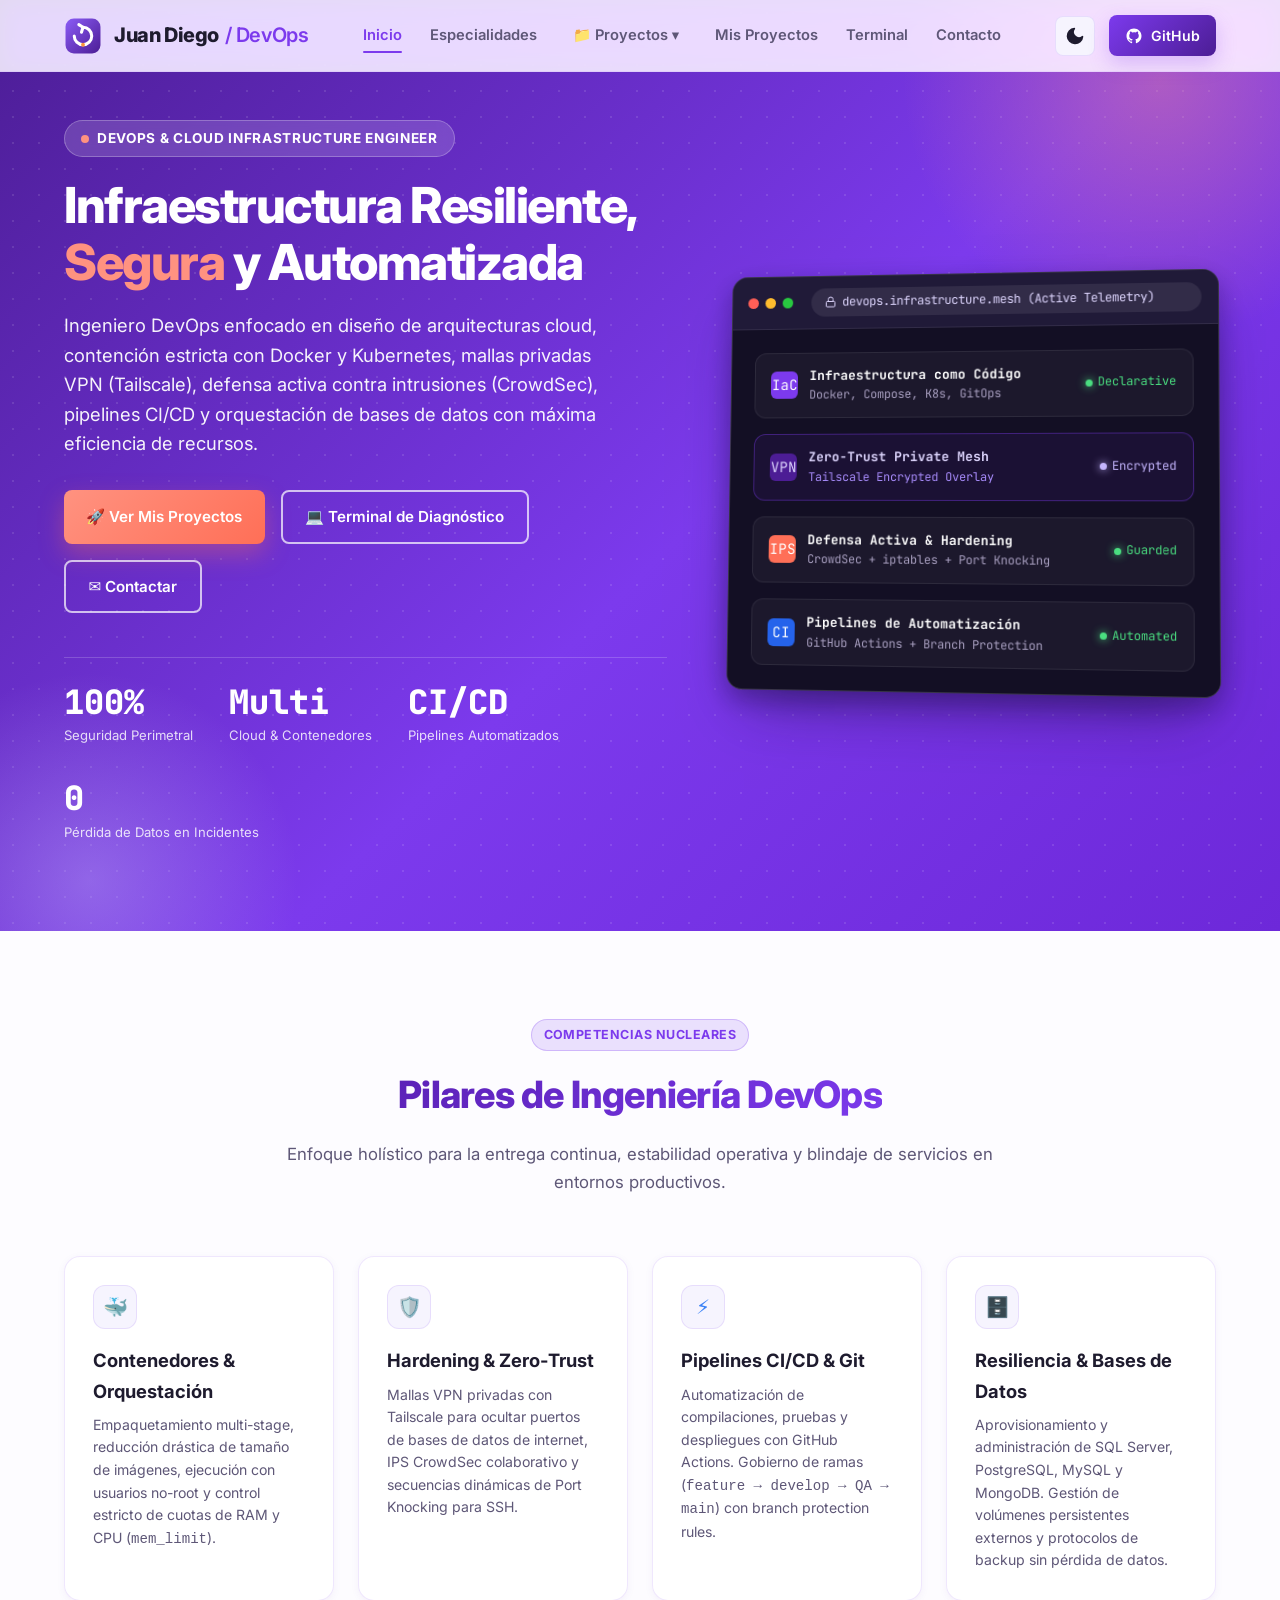
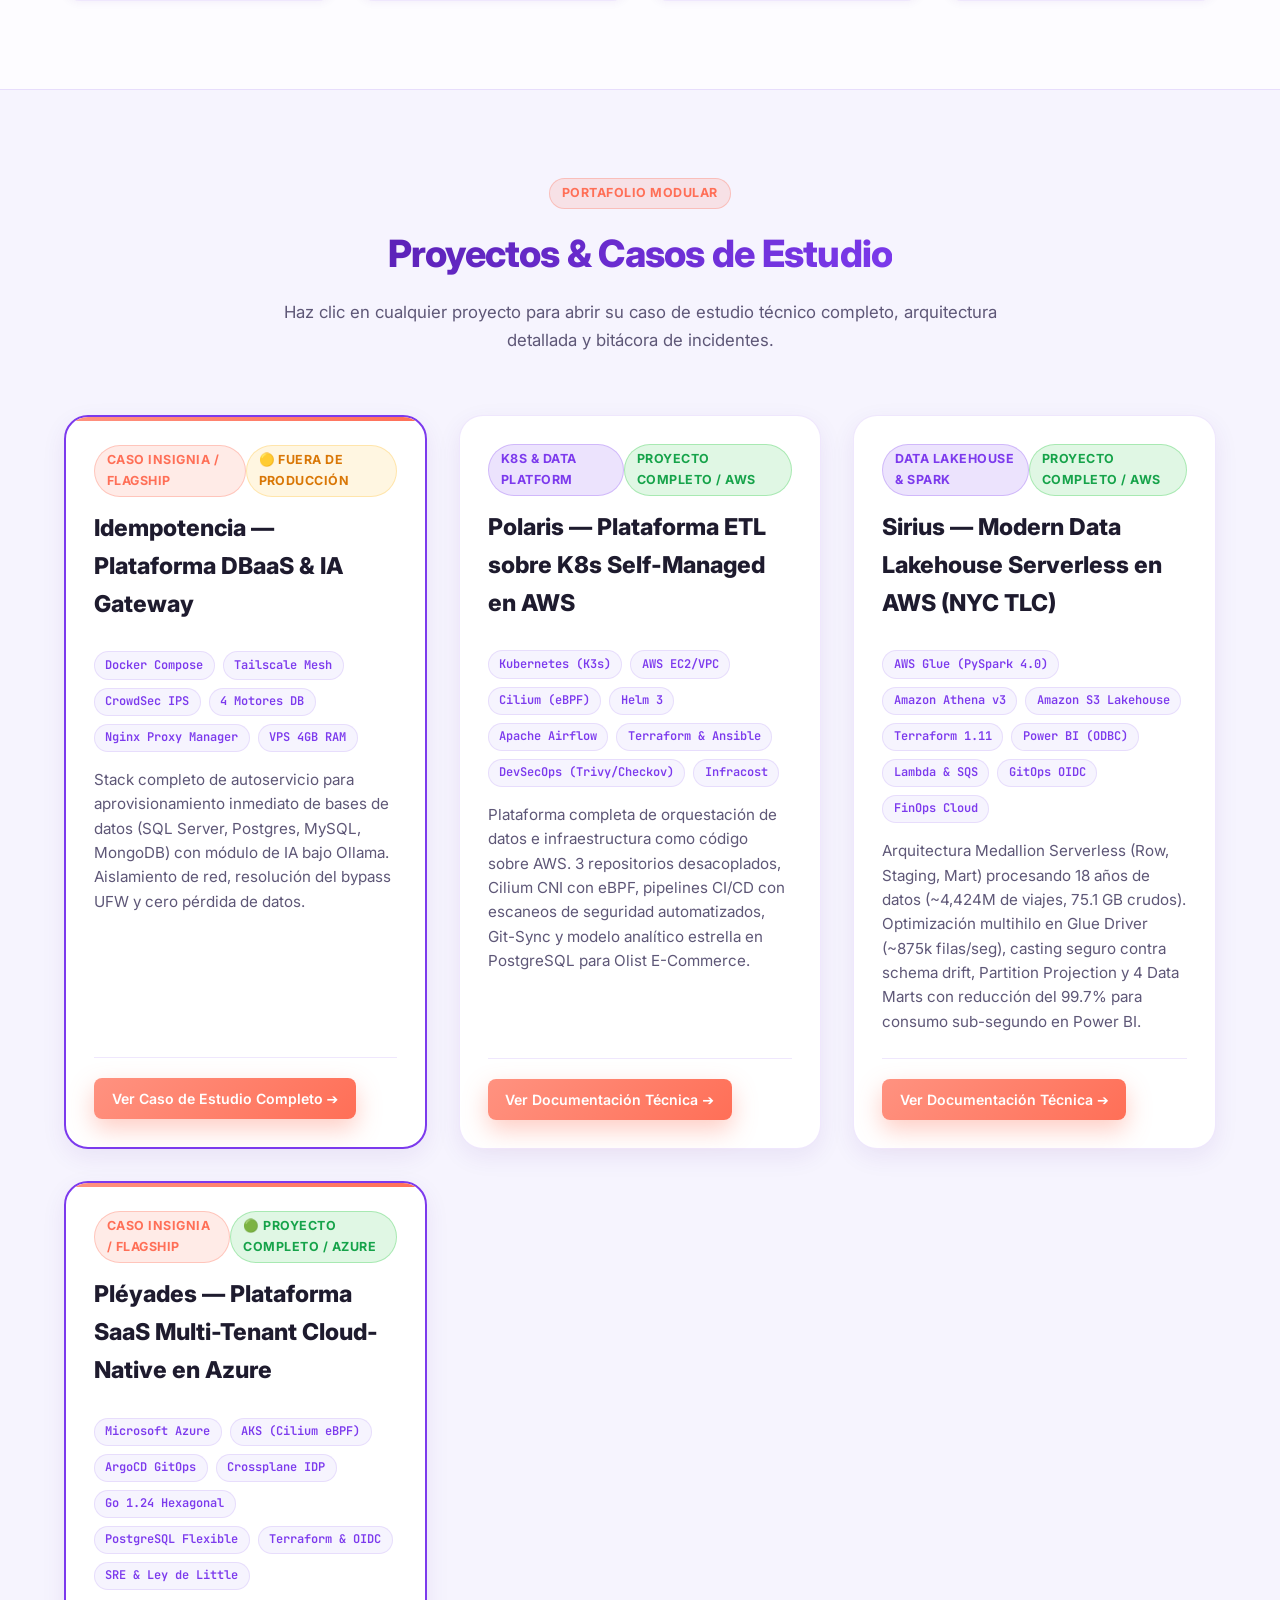
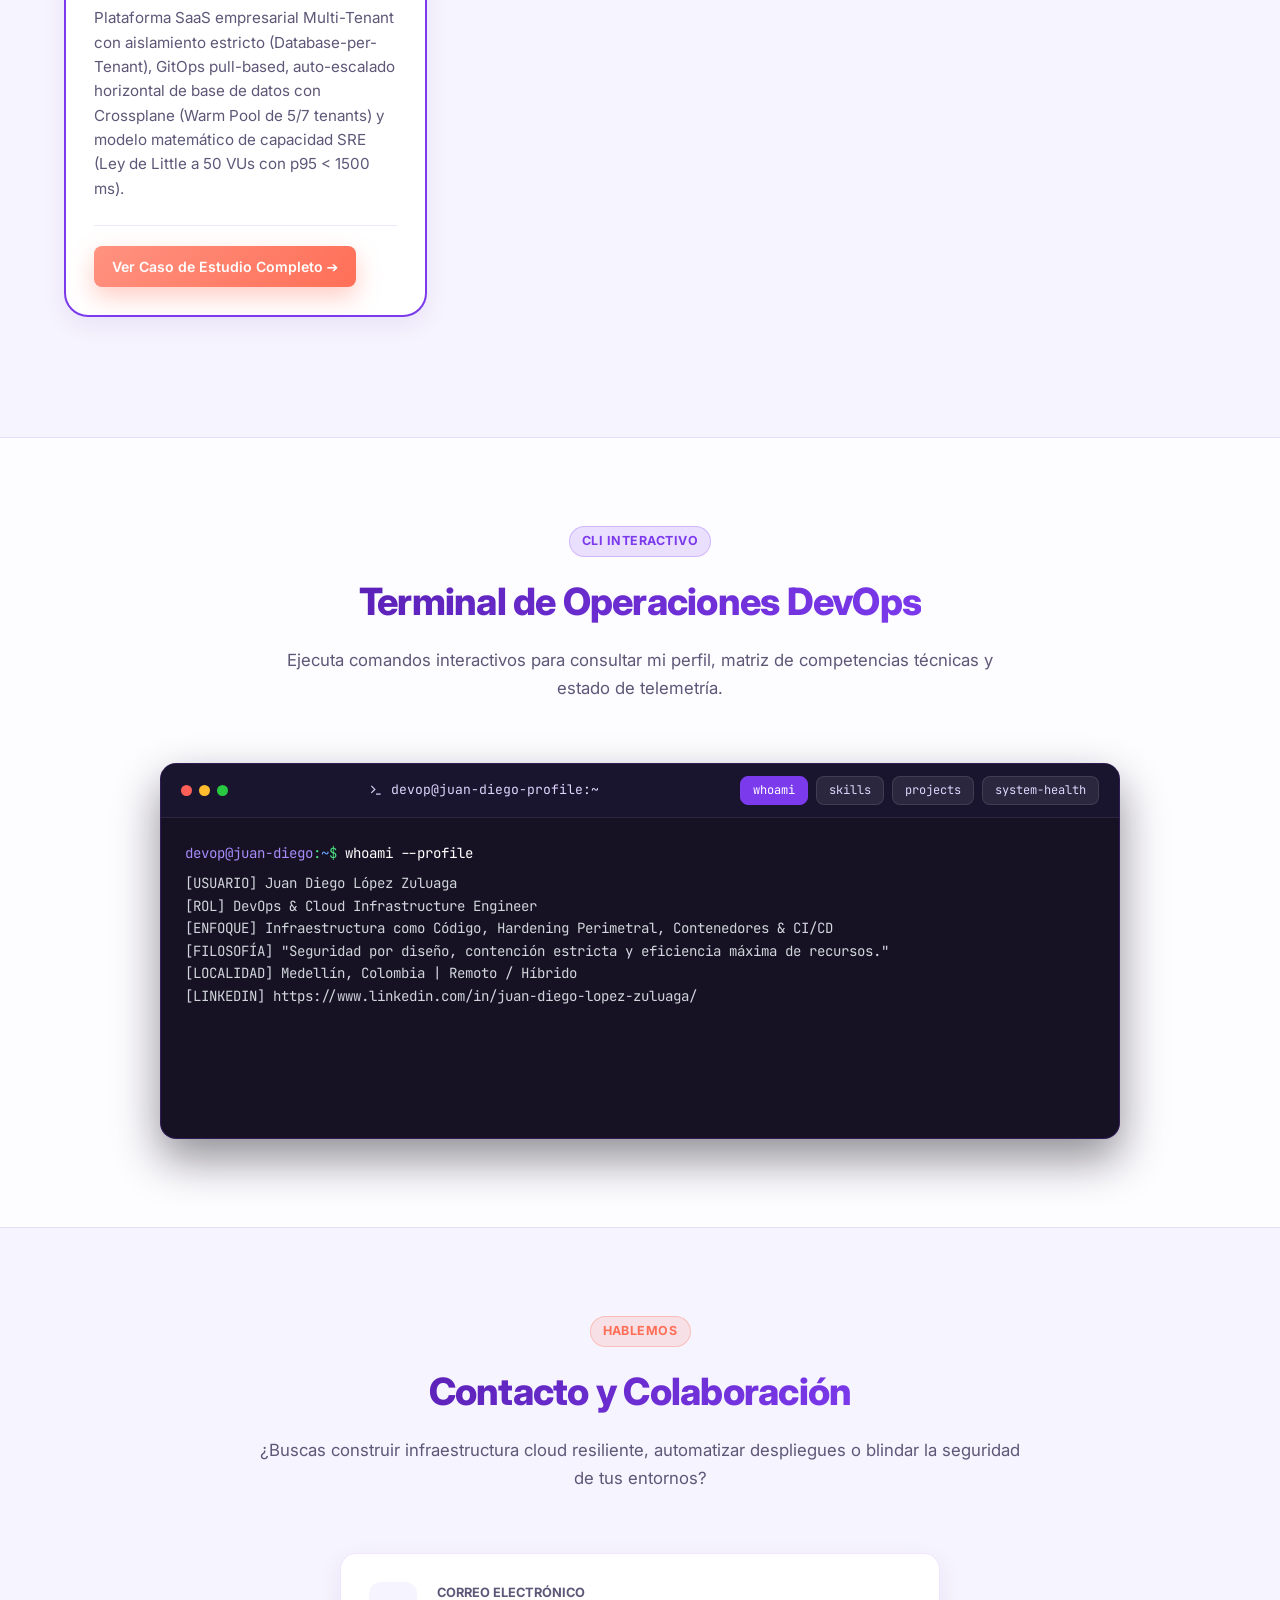
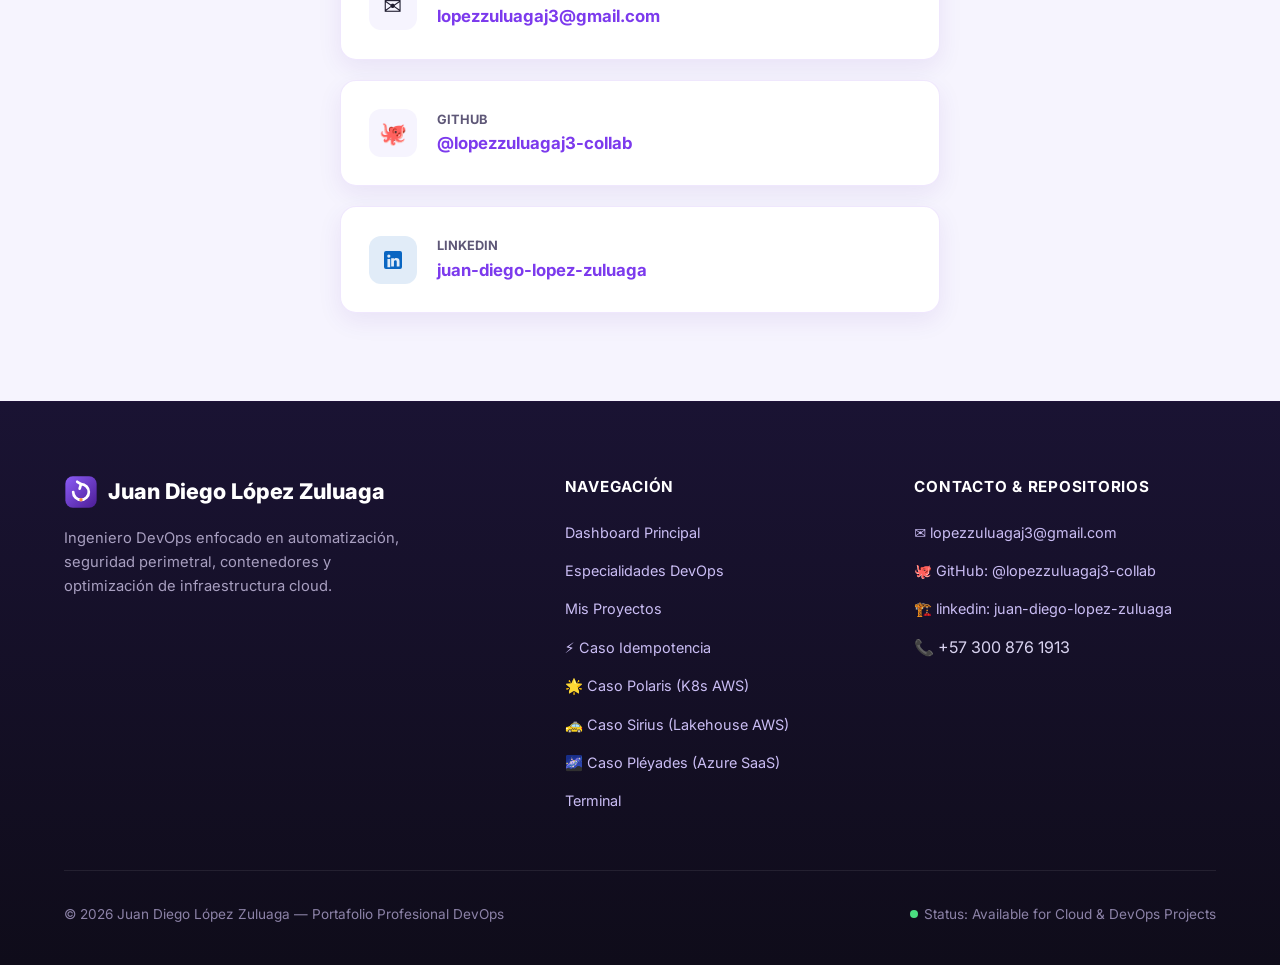
<file: index.html>
<!DOCTYPE html>
<html lang="es" data-theme="light">
<head>
  <meta charset="UTF-8">
  <meta name="viewport" content="width=device-width, initial-scale=1.0">
  <title>Juan Diego López Zuluaga — Portafolio Profesional DevOps & Cloud Infrastructure Engineer</title>
  <meta name="description" content="Portafolio profesional de Juan Diego López Zuluaga, DevOps & Cloud Infrastructure Engineer. Arquitectura cloud, hardening perimetral con Tailscale y CrowdSec, orquestación de bases de datos y CI/CD.">
  <meta name="author" content="Juan Diego López Zuluaga">

  <!-- Favicon e Identidad -->
  <link rel="icon" type="image/x-icon" href="./assets/favicon.ico">
  <link rel="icon" type="image/svg+xml" href="./assets/logo.svg">

  <!-- Google Fonts: Inter & JetBrains Mono (mismas fuentes de Idempotencia) -->
  <link rel="preconnect" href="https://fonts.googleapis.com">
  <link rel="preconnect" href="https://fonts.gstatic.com" crossorigin>
  <link href="https://fonts.googleapis.com/css2?family=Inter:wght@400;500;600;700;800&family=JetBrains+Mono:wght@400;500;600;700&display=swap" rel="stylesheet">

  <!-- Hoja de estilos con la identidad visual UI/UX extraída -->
  <link rel="stylesheet" href="./styles.css">
</head>
<body>

  <!-- ==================== NAVBAR GLOBAL ==================== -->
  <header class="navbar">
    <div class="container navbar__inner">
      <a href="#inicio" class="navbar__brand" aria-label="Inicio">
        <img src="./assets/logo.svg" alt="Logo" class="navbar__logo">
        <span class="navbar__brand-text">Juan Diego <span class="navbar__brand-role" style="color:var(--primary); font-weight:600;">/ DevOps</span></span>
      </a>

      <nav class="navbar__nav" id="navbar-nav">
        <a href="#inicio" class="nav__link active">Inicio</a>
        <a href="#especialidades" class="nav__link">Especialidades</a>
        
        <!-- Menú Desplegable de Proyectos -->
        <div class="nav__dropdown">
          <span class="nav__dropdown-toggle" id="projects-dropdown-btn">
            📁 Proyectos ▾
          </span>
          <div class="nav__dropdown-menu">
            <a href="./proyectos/idempotencia/" class="nav__dropdown-item">
              <span style="font-size:1.2rem;">⚡</span>
              <div>
                <strong>Idempotencia</strong>
                <small>DBaaS Multi-Motor (Fuera de Producción)</small>
              </div>
            </a>
            <a href="./proyectos/polaris/" class="nav__dropdown-item">
              <span style="font-size:1.2rem;">🌟</span>
              <div>
                <strong>Polaris</strong>
                <small>K8s Self-Managed + Cilium + ETL en AWS</small>
              </div>
            </a>
            <a href="./proyectos/sirius/" class="nav__dropdown-item">
              <span style="font-size:1.2rem;">🚕</span>
              <div>
                <strong>Sirius</strong>
                <small>Modern Data Lakehouse en AWS (Spark & Athena)</small>
              </div>
            </a>
            <a href="./proyectos/pleyades/" class="nav__dropdown-item">
              <span style="font-size:1.2rem;">🌌</span>
              <div>
                <strong>Pléyades</strong>
                <small>Cloud-Native SaaS, Crossplane & SRE en Azure</small>
              </div>
            </a>
          </div>
        </div>

        <a href="#proyectos-catalogo" class="nav__link">Mis Proyectos</a>
        <a href="#terminal-general" class="nav__link">Terminal</a>
        <a href="#contacto" class="nav__link">Contacto</a>
      </nav>

      <div class="navbar__actions">
        <!-- Conmutador de tema -->
        <button class="theme-toggle" id="theme-toggle-btn" aria-label="Cambiar tema">
          <svg id="theme-icon" viewBox="0 0 24 24" fill="none">
            <path d="M21 12.79A9 9 0 1 1 11.21 3 7 7 0 0 0 21 12.79z" stroke="currentColor" stroke-width="2" stroke-linecap="round" stroke-linejoin="round"/>
          </svg>
        </button>

        <!-- Botón a GitHub -->
        <a href="https://github.com/lopezzuluagaj3-collab" target="_blank" rel="noopener noreferrer" class="button button--primary nav-github-btn" aria-label="GitHub">
          <svg width="18" height="18" viewBox="0 0 24 24" fill="currentColor">
            <path fill-rule="evenodd" clip-rule="evenodd" d="M12 2C6.477 2 2 6.484 2 12.017c0 4.425 2.865 8.18 6.839 9.504.5.092.682-.217.682-.483 0-.237-.008-.868-.013-1.703-2.782.605-3.369-1.343-3.369-1.343-.454-1.158-1.11-1.466-1.11-1.466-.908-.62.069-.608.069-.608 1.003.07 1.53 1.032 1.53 1.032.892 1.53 2.341 1.088 2.91.832.092-.647.35-1.088.636-1.338-2.22-.253-4.555-1.113-4.555-4.951 0-1.093.39-1.988 1.029-2.688-.103-.253-.446-1.272.098-2.65 0 0 .84-.27 2.75 1.026A9.564 9.564 0 0112 6.844c.85.004 1.705.115 2.504.337 1.909-1.296 2.747-1.027 2.747-1.027.546 1.379.202 2.398.1 2.651.64.7 1.028 1.595 1.028 2.688 0 3.848-2.339 4.695-4.566 4.943.359.309.678.92.678 1.855 0 1.338-.012 2.419-.012 2.747 0 .268.18.58.688.482A10.019 10.019 0 0022 12.017C22 6.484 17.522 2 12 2z"/>
          </svg>
          <span class="nav-github-text">GitHub</span>
        </a>

        <!-- Botón Menú Móvil -->
        <button class="mobile-menu-btn" id="mobile-menu-btn" aria-label="Abrir menú">
          <svg class="icon-hamburger" width="22" height="22" viewBox="0 0 24 24" fill="none" stroke="currentColor" stroke-width="2">
            <line x1="3" y1="12" x2="21" y2="12"></line>
            <line x1="3" y1="6" x2="21" y2="6"></line>
            <line x1="3" y1="18" x2="21" y2="18"></line>
          </svg>
          <svg class="icon-close" width="22" height="22" viewBox="0 0 24 24" fill="none" stroke="currentColor" stroke-width="2.5" stroke-linecap="round" stroke-linejoin="round">
            <line x1="18" y1="6" x2="6" y2="18"></line>
            <line x1="6" y1="6" x2="18" y2="18"></line>
          </svg>
        </button>
      </div>
    </div>
  </header>

  <!-- ==========================================================================
       VISTA 1: DASHBOARD PRINCIPAL (Limpio, General y Multi-Proyecto)
       ========================================================================== -->
  <div id="view-dashboard" class="view-section active">

    <!-- HERO PRINCIPAL -->
    <section id="inicio" class="hero">
      <span class="blob2"></span>
      <div class="container hero__grid">
        <div class="hero__content">
          <div class="hero__tag-role">
            <span style="display:inline-block; width:8px; height:8px; border-radius:50%; background:#ff9280;"></span>
            DevOps & Cloud Infrastructure Engineer
          </div>
          <h1 class="hero__title">
            Infraestructura Resiliente, <span>Segura</span> y Automatizada
          </h1>
          <p class="hero__subtitle">
            Ingeniero DevOps enfocado en diseño de arquitecturas cloud, contención estricta con Docker y Kubernetes, mallas privadas VPN (Tailscale), defensa activa contra intrusiones (CrowdSec), pipelines CI/CD y orquestación de bases de datos con máxima eficiencia de recursos.
          </p>

          <div class="hero__actions">
            <a href="#proyectos-catalogo" class="button button--accent">
              🚀 Ver Mis Proyectos
            </a>
            <a href="#terminal-general" class="button button--outline-invert">
              💻 Terminal de Diagnóstico
            </a>
            <a href="#contacto" class="button button--outline-invert">
              ✉️ Contactar
            </a>
          </div>

          <div class="hero__stats">
            <div class="stat-item">
              <div class="stat-item__number">100%</div>
              <div class="stat-item__label">Seguridad Perimetral</div>
            </div>
            <div class="stat-item">
              <div class="stat-item__number">Multi</div>
              <div class="stat-item__label">Cloud & Contenedores</div>
            </div>
            <div class="stat-item">
              <div class="stat-item__number">CI/CD</div>
              <div class="stat-item__label">Pipelines Automatizados</div>
            </div>
            <div class="stat-item">
              <div class="stat-item__number">0</div>
              <div class="stat-item__label">Pérdida de Datos en Incidentes</div>
            </div>
          </div>
        </div>

        <!-- Mockup Visual de Consola DevOps -->
        <div class="mockup-wrap">
          <div class="mockup-frame">
            <div class="mockup-bar">
              <span class="dot-red"></span>
              <span class="dot-yellow"></span>
              <span class="dot-green"></span>
              <div class="mockup-url">
                <svg width="12" height="12" viewBox="0 0 24 24" fill="none" stroke="currentColor" stroke-width="2"><rect x="3" y="11" width="18" height="11" rx="2" ry="2"></rect><path d="M7 11V7a5 5 0 0 1 10 0v4"></path></svg>
                devops.infrastructure.mesh (Active Telemetry)
              </div>
            </div>
            <div class="mockup-body">
              <div class="topology-card">
                <div class="topology-node">
                  <div class="topology-node__left">
                    <div class="topology-node__icon" style="background:#7c3aed; color:#fff;">IaC</div>
                    <div>
                      <div style="font-weight:700; color:#fff;">Infraestructura como Código</div>
                      <div style="font-size:0.75rem; color:#a89fc0;">Docker, Compose, K8s, GitOps</div>
                    </div>
                  </div>
                  <div class="topology-node__status">
                    <span class="topology-node__status-dot"></span>
                    Declarative
                  </div>
                </div>

                <div class="topology-node" style="border-color: rgba(124, 58, 237, 0.4); background: rgba(124, 58, 237, 0.08);">
                  <div class="topology-node__left">
                    <div class="topology-node__icon" style="background:#4c1d95; color:#ded6fe;">VPN</div>
                    <div>
                      <div style="font-weight:700; color:#ded6fe;">Zero-Trust Private Mesh</div>
                      <div style="font-size:0.75rem; color:#a78bfa;">Tailscale Encrypted Overlay</div>
                    </div>
                  </div>
                  <div class="topology-node__status" style="color:#c4b5fd;">
                    <span class="topology-node__status-dot" style="background:#c4b5fd; box-shadow:0 0 8px #c4b5fd;"></span>
                    Encrypted
                  </div>
                </div>

                <div class="topology-node">
                  <div class="topology-node__left">
                    <div class="topology-node__icon" style="background:#ff6f57; color:#fff;">IPS</div>
                    <div>
                      <div style="font-weight:700; color:#fff;">Defensa Activa & Hardening</div>
                      <div style="font-size:0.75rem; color:#a89fc0;">CrowdSec + iptables + Port Knocking</div>
                    </div>
                  </div>
                  <div class="topology-node__status">
                    <span class="topology-node__status-dot"></span>
                    Guarded
                  </div>
                </div>

                <div class="topology-node">
                  <div class="topology-node__left">
                    <div class="topology-node__icon" style="background:#2563eb; color:#fff;">CI</div>
                    <div>
                      <div style="font-weight:700; color:#fff;">Pipelines de Automatización</div>
                      <div style="font-size:0.75rem; color:#a89fc0;">GitHub Actions + Branch Protection</div>
                    </div>
                  </div>
                  <div class="topology-node__status">
                    <span class="topology-node__status-dot"></span>
                    Automated
                  </div>
                </div>
              </div>
            </div>
          </div>
        </div>
      </div>
    </section>

    <!-- ESPECIALIDADES Y PILARES DEVOPS -->
    <section id="especialidades">
      <div class="container">
        <div class="section-header">
          <div class="section-header__tag">
            <span class="badge badge--primary">Competencias Nucleares</span>
          </div>
          <h2 class="section-header__title">Pilares de Ingeniería DevOps</h2>
          <p class="section-header__desc">
            Enfoque holístico para la entrega continua, estabilidad operativa y blindaje de servicios en entornos productivos.
          </p>
        </div>

        <div class="pillars-grid">
          <!-- Pilar 1 -->
          <div class="pillar-card">
            <div class="pillar-icon">🐳</div>
            <h3 style="font-size:1.15rem; font-weight:700; margin-bottom:0.5rem;">Contenedores & Orquestación</h3>
            <p style="font-size:0.88rem; color:var(--text-muted); line-height:1.6;">
              Empaquetamiento multi-stage, reducción drástica de tamaño de imágenes, ejecución con usuarios no-root y control estricto de cuotas de RAM y CPU (<code>mem_limit</code>).
            </p>
          </div>

          <!-- Pilar 2 -->
          <div class="pillar-card">
            <div class="pillar-icon" style="color:var(--accent);">🛡️</div>
            <h3 style="font-size:1.15rem; font-weight:700; margin-bottom:0.5rem;">Hardening & Zero-Trust</h3>
            <p style="font-size:0.88rem; color:var(--text-muted); line-height:1.6;">
              Mallas VPN privadas con Tailscale para ocultar puertos de bases de datos de internet, IPS CrowdSec colaborativo y secuencias dinámicas de Port Knocking para SSH.
            </p>
          </div>

          <!-- Pilar 3 -->
          <div class="pillar-card">
            <div class="pillar-icon" style="color:#3b82f6;">⚡</div>
            <h3 style="font-size:1.15rem; font-weight:700; margin-bottom:0.5rem;">Pipelines CI/CD & Git</h3>
            <p style="font-size:0.88rem; color:var(--text-muted); line-height:1.6;">
              Automatización de compilaciones, pruebas y despliegues con GitHub Actions. Gobierno de ramas (<code>feature → develop → QA → main</code>) con branch protection rules.
            </p>
          </div>

          <!-- Pilar 4 -->
          <div class="pillar-card">
            <div class="pillar-icon" style="color:#10b981;">🗄️</div>
            <h3 style="font-size:1.15rem; font-weight:700; margin-bottom:0.5rem;">Resiliencia & Bases de Datos</h3>
            <p style="font-size:0.88rem; color:var(--text-muted); line-height:1.6;">
              Aprovisionamiento y administración de SQL Server, PostgreSQL, MySQL y MongoDB. Gestión de volúmenes persistentes externos y protocolos de backup sin pérdida de datos.
            </p>
          </div>
        </div>
      </div>
    </section>

    <!-- CATÁLOGO DE PROYECTOS (Limpio y Modular) -->
    <section id="proyectos-catalogo" style="background: var(--bg-tint); border-top: 1px solid var(--border); border-bottom: 1px solid var(--border);">
      <div class="container">
        <div class="section-header">
          <div class="section-header__tag">
            <span class="badge badge--accent">Portafolio Modular</span>
          </div>
          <h2 class="section-header__title">Proyectos & Casos de Estudio</h2>
          <p class="section-header__desc">
            Haz clic en cualquier proyecto para abrir su caso de estudio técnico completo, arquitectura detallada y bitácora de incidentes.
          </p>
        </div>

        <div class="projects-grid">
          <!-- Proyecto 1: Idempotencia -->
          <div class="card project-card project-card--flagship">
            <div style="display:flex; justify-content:space-between; align-items:center; margin-bottom:0.75rem;">
              <span class="badge badge--accent">Caso Insignia / Flagship</span>
              <span class="badge badge--warning">🟡 Fuera de Producción</span>
            </div>

            <h3 class="project-card__title">Idempotencia — Plataforma DBaaS & IA Gateway</h3>
            
            <div class="project-card__tags">
              <span class="project-tag">Docker Compose</span>
              <span class="project-tag">Tailscale Mesh</span>
              <span class="project-tag">CrowdSec IPS</span>
              <span class="project-tag">4 Motores DB</span>
              <span class="project-tag">Nginx Proxy Manager</span>
              <span class="project-tag">VPS 4GB RAM</span>
            </div>

            <p class="project-card__desc">
              Stack completo de autoservicio para aprovisionamiento inmediato de bases de datos (SQL Server, Postgres, MySQL, MongoDB) con módulo de IA bajo Ollama. Aislamiento de red, resolución del bypass UFW y cero pérdida de datos.
            </p>

            <div class="project-card__footer">
              <a href="./proyectos/idempotencia/" class="button button--accent" style="padding:0.55rem 1.1rem; font-size:0.88rem;">
                Ver Caso de Estudio Completo ➔
              </a>
            </div>
          </div>

          <!-- Proyecto 2: Polaris (Kubernetes Self-Managed en AWS) -->
          <div class="card project-card">
            <div style="display:flex; justify-content:space-between; align-items:center; margin-bottom:0.75rem;">
              <span class="badge badge--primary">K8s & Data Platform</span>
              <span class="badge badge--success">Proyecto Completo / AWS</span>
            </div>

            <h3 class="project-card__title">Polaris — Plataforma ETL sobre K8s Self-Managed en AWS</h3>
            
            <div class="project-card__tags">
              <span class="project-tag">Kubernetes (K3s)</span>
              <span class="project-tag">AWS EC2/VPC</span>
              <span class="project-tag">Cilium (eBPF)</span>
              <span class="project-tag">Helm 3</span>
              <span class="project-tag">Apache Airflow</span>
              <span class="project-tag">Terraform & Ansible</span>
              <span class="project-tag">DevSecOps (Trivy/Checkov)</span>
              <span class="project-tag">Infracost</span>
            </div>

            <p class="project-card__desc">
              Plataforma completa de orquestación de datos e infraestructura como código sobre AWS. 3 repositorios desacoplados, Cilium CNI con eBPF, pipelines CI/CD con escaneos de seguridad automatizados, Git-Sync y modelo analítico estrella en PostgreSQL para Olist E-Commerce.
            </p>

            <div class="project-card__footer">
              <a href="./proyectos/polaris/" class="button button--accent" style="padding:0.55rem 1.1rem; font-size:0.88rem;">
                Ver Documentación Técnica ➔
              </a>
            </div>
          </div>

          <!-- Proyecto 3: Sirius (Modern Data Lakehouse Serverless en AWS) -->
          <div class="card project-card">
            <div style="display:flex; justify-content:space-between; align-items:center; margin-bottom:0.75rem;">
              <span class="badge badge--primary">Data Lakehouse & Spark</span>
              <span class="badge badge--success">Proyecto Completo / AWS</span>
            </div>

            <h3 class="project-card__title">Sirius — Modern Data Lakehouse Serverless en AWS (NYC TLC)</h3>
            
            <div class="project-card__tags">
              <span class="project-tag">AWS Glue (PySpark 4.0)</span>
              <span class="project-tag">Amazon Athena v3</span>
              <span class="project-tag">Amazon S3 Lakehouse</span>
              <span class="project-tag">Terraform 1.11</span>
              <span class="project-tag">Power BI (ODBC)</span>
              <span class="project-tag">Lambda & SQS</span>
              <span class="project-tag">GitOps OIDC</span>
              <span class="project-tag">FinOps Cloud</span>
            </div>

            <p class="project-card__desc">
              Arquitectura Medallion Serverless (Row, Staging, Mart) procesando 18 años de datos (~4,424M de viajes, 75.1 GB crudos). Optimización multihilo en Glue Driver (~875k filas/seg), casting seguro contra schema drift, Partition Projection y 4 Data Marts con reducción del 99.7% para consumo sub-segundo en Power BI.
            </p>

            <div class="project-card__footer">
              <a href="./proyectos/sirius/" class="button button--accent" style="padding:0.55rem 1.1rem; font-size:0.88rem;">
                Ver Documentación Técnica ➔
              </a>
            </div>
          </div>

          <!-- Proyecto 4: Pléyades (Plataforma Cloud-Native SaaS en Azure) -->
          <div class="card project-card project-card--flagship">
            <div style="display:flex; justify-content:space-between; align-items:center; margin-bottom:0.75rem;">
              <span class="badge badge--accent">Caso Insignia / Flagship</span>
              <span class="badge badge--success">🟢 Proyecto Completo / Azure</span>
            </div>

            <h3 class="project-card__title">Pléyades — Plataforma SaaS Multi-Tenant Cloud-Native en Azure</h3>
            
            <div class="project-card__tags">
              <span class="project-tag">Microsoft Azure</span>
              <span class="project-tag">AKS (Cilium eBPF)</span>
              <span class="project-tag">ArgoCD GitOps</span>
              <span class="project-tag">Crossplane IDP</span>
              <span class="project-tag">Go 1.24 Hexagonal</span>
              <span class="project-tag">PostgreSQL Flexible</span>
              <span class="project-tag">Terraform & OIDC</span>
              <span class="project-tag">SRE & Ley de Little</span>
            </div>

            <p class="project-card__desc">
              Plataforma SaaS empresarial Multi-Tenant con aislamiento estricto (Database-per-Tenant), GitOps pull-based, auto-escalado horizontal de base de datos con Crossplane (Warm Pool de 5/7 tenants) y modelo matemático de capacidad SRE (Ley de Little a 50 VUs con p95 &lt; 1500 ms).
            </p>

            <div class="project-card__footer">
              <a href="./proyectos/pleyades/" class="button button--accent" style="padding:0.55rem 1.1rem; font-size:0.88rem;">
                Ver Caso de Estudio Completo ➔
              </a>
            </div>
          </div>
        </div>
      </div>
    </section>

    <!-- TERMINAL GENERAL DE DIAGNÓSTICO -->
    <section id="terminal-general">
      <div class="container">
        <div class="section-header">
          <div class="section-header__tag">
            <span class="badge badge--primary">CLI Interactivo</span>
          </div>
          <h2 class="section-header__title">Terminal de Operaciones DevOps</h2>
          <p class="section-header__desc">
            Ejecuta comandos interactivos para consultar mi perfil, matriz de competencias técnicas y estado de telemetría.
          </p>
        </div>

        <div class="terminal-wrapper">
          <div class="terminal-header">
            <div class="terminal-header__dots">
              <span style="background:#ff5f57;"></span>
              <span style="background:#febc2e;"></span>
              <span style="background:#28c840;"></span>
            </div>
            <div class="terminal-header__title">
              <svg width="14" height="14" viewBox="0 0 24 24" fill="none" stroke="currentColor" stroke-width="2"><polyline points="4 17 10 11 4 5"></polyline><line x1="12" y1="19" x2="20" y2="19"></line></svg>
              devop@juan-diego-profile:~
            </div>
            <div class="terminal-header__actions">
              <button class="terminal-btn gen-term-btn active" data-cmd="whoami">whoami</button>
              <button class="terminal-btn gen-term-btn" data-cmd="skills">skills</button>
              <button class="terminal-btn gen-term-btn" data-cmd="projects">projects</button>
              <button class="terminal-btn gen-term-btn" data-cmd="health">system-health</button>
            </div>
          </div>

          <div class="terminal-body">
            <div class="terminal-prompt">
              <span class="user">devop@juan-diego</span>:<span class="path">~</span>$ <span id="gen-terminal-cmd" style="color:#fff;"></span>
            </div>
            <div class="terminal-output" id="gen-terminal-output">
              Cargando perfil...
            </div>
          </div>
        </div>
      </div>
    </section>

    <!-- SECCIÓN CONTACTO -->
    <section id="contacto" style="background: var(--bg-tint); border-top: 1px solid var(--border);">
      <div class="container">
        <div class="section-header">
          <div class="section-header__tag">
            <span class="badge badge--accent">Hablemos</span>
          </div>
          <h2 class="section-header__title">Contacto y Colaboración</h2>
          <p class="section-header__desc">
            ¿Buscas construir infraestructura cloud resiliente, automatizar despliegues o blindar la seguridad de tus entornos?
          </p>
        </div>

        <div style="max-width:600px; margin:0 auto; display:flex; flex-direction:column; gap:1.25rem;">
          <div class="card" style="display:flex; align-items:center; gap:1.25rem;">
            <div style="width:48px; height:48px; border-radius:12px; background:var(--bg-tint); display:flex; align-items:center; justify-content:center; font-size:1.4rem;">
              ✉️
            </div>
            <div>
              <div style="font-size:0.8rem; color:var(--text-muted); font-weight:700; text-transform:uppercase;">Correo Electrónico</div>
              <a href="mailto:lopezzuluagaj3@gmail.com" style="font-weight:700; color:var(--primary); font-size:1.05rem;">
                lopezzuluagaj3@gmail.com
              </a>
            </div>
          </div>

          <div class="card" style="display:flex; align-items:center; gap:1.25rem;">
            <div style="width:48px; height:48px; border-radius:12px; background:var(--bg-tint); display:flex; align-items:center; justify-content:center; font-size:1.4rem;">
              🐙
            </div>
            <div>
              <div style="font-size:0.8rem; color:var(--text-muted); font-weight:700; text-transform:uppercase;">GitHub</div>
              <a href="https://github.com/lopezzuluagaj3-collab" target="_blank" rel="noopener noreferrer" style="font-weight:700; color:var(--primary); font-size:1.05rem;">
                @lopezzuluagaj3-collab
              </a>
            </div>
          </div>

          <div class="card" style="display:flex; align-items:center; gap:1.25rem;">
            <div style="width:48px; height:48px; border-radius:12px; background:rgba(10,102,194,0.12); display:flex; align-items:center; justify-content:center; color:#0a66c2;">
              <svg width="24" height="24" viewBox="0 0 24 24" fill="currentColor">
                <path d="M19 3a2 2 0 0 1 2 2v14a2 2 0 0 1-2 2H5a2 2 0 0 1-2-2V5a2 2 0 0 1 2-2h14m-.5 15.5v-5.3a3.26 3.26 0 0 0-3.26-3.26c-.85 0-1.84.52-2.28 1.3v-1.11h-2.79v8.37h2.79v-4.93c0-.77.62-1.4 1.39-1.4a1.4 1.4 0 0 1 1.4 1.4v4.93h2.75M6.46 10.9v8.37H9.2V10.9H6.46M7.83 6.45a1.6 1.6 0 0 0-1.6 1.6 1.6 1.6 0 0 0 1.6 1.6 1.6 1.6 0 0 0 1.6-1.6 1.6 1.6 0 0 0-1.6-1.6z"/>
              </svg>
            </div>
            <div>
              <div style="font-size:0.8rem; color:var(--text-muted); font-weight:700; text-transform:uppercase;">LinkedIn</div>
              <a href="https://www.linkedin.com/in/juan-diego-lopez-zuluaga/" target="_blank" rel="noopener noreferrer" style="font-weight:700; color:var(--primary); font-size:1.05rem;">
                juan-diego-lopez-zuluaga
              </a>
            </div>
          </div>
        </div>
      </div>
    </section>

  </div>


  <!-- ==================== FOOTER GLOBAL ==================== -->
  <footer class="footer">
    <div class="container">
      <div class="footer__grid">
        <div class="footer__brand">
          <div style="display:flex; align-items:center; gap:0.6rem; margin-bottom:1rem;">
            <img src="./assets/logo.svg" alt="Logo" style="width:34px; height:34px; border-radius:8px;">
            <h3 style="margin-bottom:0;">Juan Diego López Zuluaga</h3>
          </div>
          <p>
            Ingeniero DevOps enfocado en automatización, seguridad perimetral, contenedores y optimización de infraestructura cloud.
          </p>
        </div>

        <div class="footer__col">
          <h4>Navegación</h4>
          <ul class="footer__links">
            <li><a href="#inicio" class="footer__link">Dashboard Principal</a></li>
            <li><a href="#especialidades" class="footer__link">Especialidades DevOps</a></li>
            <li><a href="#proyectos-catalogo" class="footer__link">Mis Proyectos</a></li>
            <li><a href="./proyectos/idempotencia/" class="footer__link">⚡ Caso Idempotencia</a></li>
            <li><a href="./proyectos/polaris/" class="footer__link">🌟 Caso Polaris (K8s AWS)</a></li>
            <li><a href="./proyectos/sirius/" class="footer__link">🚕 Caso Sirius (Lakehouse AWS)</a></li>
            <li><a href="./proyectos/pleyades/" class="footer__link">🌌 Caso Pléyades (Azure SaaS)</a></li>
            <li><a href="#terminal-general" class="footer__link">Terminal</a></li>
          </ul>
        </div>

        <div class="footer__col">
          <h4>Contacto & Repositorios</h4>
          <ul class="footer__links">
            <li>
              <a href="mailto:lopezzuluagaj3@gmail.com" class="footer__link">
                ✉️ lopezzuluagaj3@gmail.com
              </a>
            </li>
            <li>
              <a href="https://github.com/lopezzuluagaj3-collab" target="_blank" rel="noopener noreferrer" class="footer__link">
                🐙 GitHub: @lopezzuluagaj3-collab
              </a>
            </li>
            <li>
              <a href="https://www.linkedin.com/in/juan-diego-lopez-zuluaga/" target="_blank" rel="noopener noreferrer" class="footer__link">
                🏗️ linkedin: juan-diego-lopez-zuluaga
              </a>
            </li>
            <li>
              <p>
                📞 +57 300 876 1913
              </p>
            </li>
          </ul>
        </div>
      </div>

      <div class="footer__bottom">
        <div>
          © 2026 Juan Diego López Zuluaga — Portafolio Profesional DevOps
        </div>
        <div style="display:flex; gap:1.25rem;">
          <span style="display:inline-flex; align-items:center; gap:0.4rem;">
            <span style="width:8px; height:8px; border-radius:50%; background:#4ade80;"></span>
            Status: Available for Cloud & DevOps Projects
          </span>
        </div>
      </div>
    </div>
  </footer>

  <!-- Botón Flotante para Subir Suavemente (Scroll to Top) -->
  <button id="scroll-to-top-btn" class="scroll-to-top" aria-label="Volver arriba" title="Subir suavemente al inicio">
    <svg width="22" height="22" viewBox="0 0 24 24" fill="none" stroke="currentColor" stroke-width="2.5" stroke-linecap="round" stroke-linejoin="round">
      <polyline points="18 15 12 9 6 15"></polyline>
    </svg>
  </button>

  <!-- Lógica JavaScript -->
  <script src="./app.js"></script>
</body>
</html>
</file>
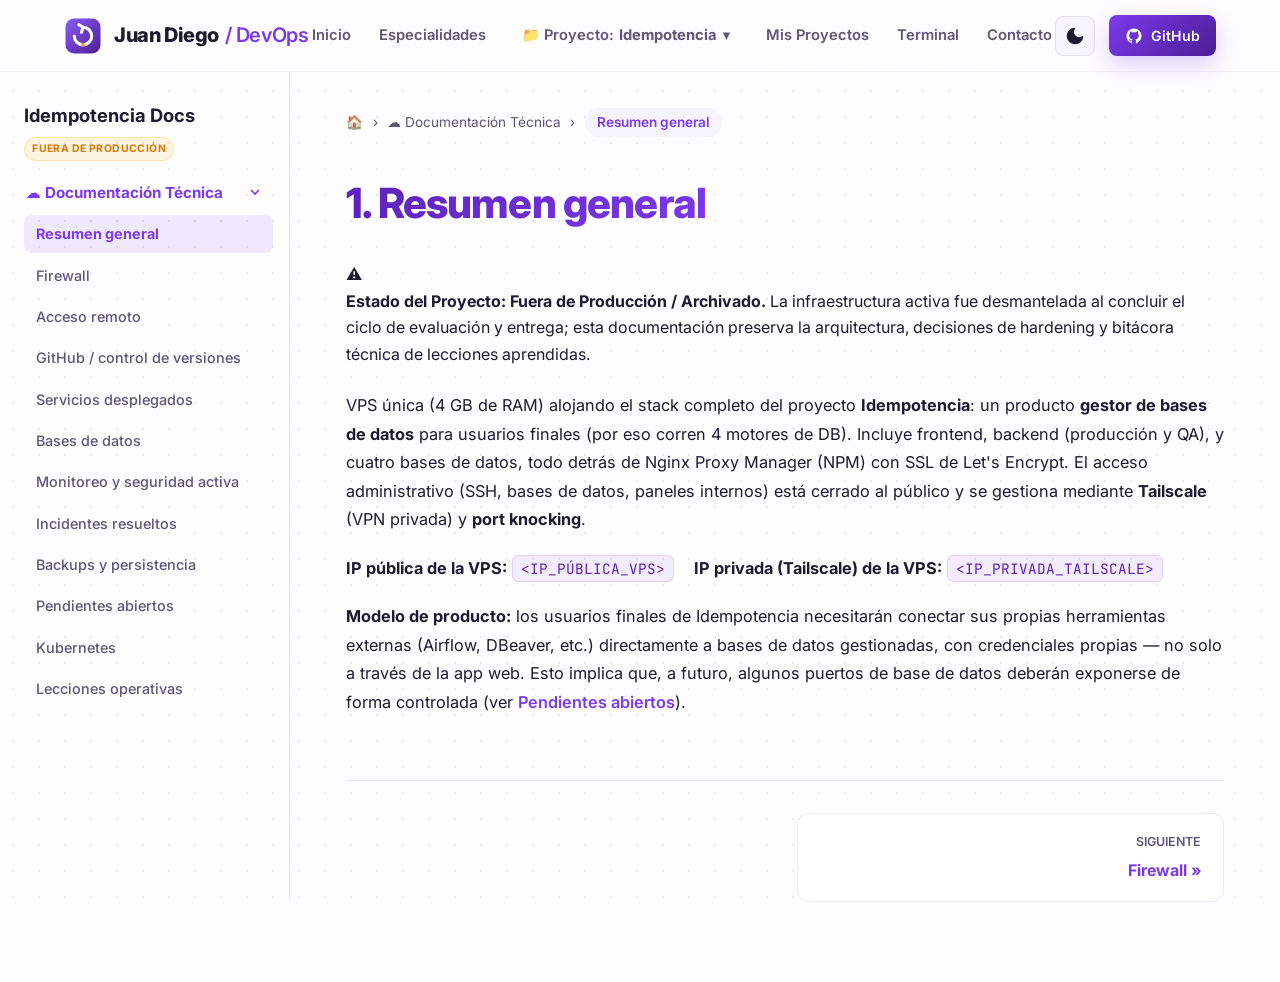
<file: proyectos/idempotencia/index.html>
<!DOCTYPE html>
<html lang="es" data-theme="light">
<head>
  <meta charset="UTF-8">
  <meta name="viewport" content="width=device-width, initial-scale=1.0">
  <title>Idempotencia: DBaaS Multi-Motor & Hardening VPS — Juan Diego López Zuluaga</title>
  <meta name="description" content="Documentación técnica del proyecto Idempotencia: plataforma DBaaS con 4 motores de bases de datos, hardening perimetral y Tailscale.">
  <meta name="author" content="Juan Diego López Zuluaga">

  <!-- Favicon e Identidad -->
  <link rel="icon" type="image/x-icon" href="../../assets/favicon.ico">
  <link rel="icon" type="image/svg+xml" href="../../assets/logo.svg">

  <!-- Google Fonts: Inter & JetBrains Mono -->
  <link rel="preconnect" href="https://fonts.googleapis.com">
  <link rel="preconnect" href="https://fonts.gstatic.com" crossorigin>
  <link href="https://fonts.googleapis.com/css2?family=Inter:wght@400;500;600;700;800&family=JetBrains+Mono:wght@400;500;600;700&display=swap" rel="stylesheet">

  <!-- Hoja de estilos modularizada -->
  <link rel="stylesheet" href="../../styles.css">
</head>
<body class="doc-page">
  <!-- ==================== NAVBAR GLOBAL ==================== -->
  <header class="navbar">
    <div class="container navbar__inner">
      <a href="../../index.html#inicio" class="navbar__brand" aria-label="Inicio">
        <img src="../../assets/logo.svg" alt="Logo" class="navbar__logo">
        <span class="navbar__brand-text">Juan Diego <span class="navbar__brand-role" style="color:var(--primary); font-weight:600;">/ DevOps</span></span>
      </a>

      <nav class="navbar__nav" id="navbar-nav">
        <a href="../../index.html#inicio" class="nav__link">Inicio</a>
        <a href="../../index.html#especialidades" class="nav__link">Especialidades</a>
        
        <!-- Menú Desplegable de Proyectos -->
        <div class="nav__dropdown">
          <span class="nav__dropdown-toggle" id="projects-dropdown-btn">
            📁 Proyecto: <strong>Idempotencia</strong> ▾
          </span>
          <div class="nav__dropdown-menu">
            <a href="#" class="nav__dropdown-item active">
              <span style="font-size:1.2rem;">⚡</span>
              <div>
                <strong>Idempotencia</strong>
                <small>DBaaS Multi-Motor (Fuera de Producción)</small>
              </div>
            </a>
            <a href="../polaris/" class="nav__dropdown-item ">
              <span style="font-size:1.2rem;">🌟</span>
              <div>
                <strong>Polaris</strong>
                <small>K8s Self-Managed + Cilium + ETL en AWS</small>
              </div>
            </a>
            <a href="../sirius/" class="nav__dropdown-item ">
              <span style="font-size:1.2rem;">🚕</span>
              <div>
                <strong>Sirius</strong>
                <small>Modern Data Lakehouse en AWS (Spark & Athena)</small>
              </div>
            </a>
            <a href="../pleyades/" class="nav__dropdown-item ">
              <span style="font-size:1.2rem;">🌌</span>
              <div>
                <strong>Pléyades</strong>
                <small>Cloud-Native SaaS, Crossplane & SRE en Azure</small>
              </div>
            </a>
          </div>
        </div>

        <a href="../../index.html#proyectos-catalogo" class="nav__link">Mis Proyectos</a>
        <a href="../../index.html#terminal-general" class="nav__link">Terminal</a>
        <a href="../../index.html#contacto" class="nav__link">Contacto</a>
      </nav>

      <div class="navbar__actions">
        <!-- Conmutador de tema -->
        <button class="theme-toggle" id="theme-toggle-btn" aria-label="Cambiar tema">
          <svg id="theme-icon" viewBox="0 0 24 24" fill="none">
            <path d="M21 12.79A9 9 0 1 1 11.21 3 7 7 0 0 0 21 12.79z" stroke="currentColor" stroke-width="2" stroke-linecap="round" stroke-linejoin="round"/>
          </svg>
        </button>

        <!-- Botón a GitHub -->
        <a href="https://github.com/lopezzuluagaj3-collab" target="_blank" rel="noopener noreferrer" class="button button--primary nav-github-btn" aria-label="GitHub">
          <svg width="18" height="18" viewBox="0 0 24 24" fill="currentColor">
            <path fill-rule="evenodd" clip-rule="evenodd" d="M12 2C6.477 2 2 6.484 2 12.017c0 4.425 2.865 8.18 6.839 9.504.5.092.682-.217.682-.483 0-.237-.008-.868-.013-1.703-2.782.605-3.369-1.343-3.369-1.343-.454-1.158-1.11-1.466-1.11-1.466-.908-.62.069-.608.069-.608 1.003.07 1.53 1.032 1.53 1.032.892 1.53 2.341 1.088 2.91.832.092-.647.35-1.088.636-1.338-2.22-.253-4.555-1.113-4.555-4.951 0-1.093.39-1.988 1.029-2.688-.103-.253-.446-1.272.098-2.65 0 0 .84-.27 2.75 1.026A9.564 9.564 0 0112 6.844c.85.004 1.705.115 2.504.337 1.909-1.296 2.747-1.027 2.747-1.027.546 1.379.202 2.398.1 2.651.64.7 1.028 1.595 1.028 2.688 0 3.848-2.339 4.695-4.566 4.943.359.309.678.92.678 1.855 0 1.338-.012 2.419-.012 2.747 0 .268.18.58.688.482A10.019 10.019 0 0022 12.017C22 6.484 17.522 2 12 2z"/>
          </svg>
          <span class="nav-github-text">GitHub</span>
        </a>

        <!-- Botón Menú Móvil -->
        <button class="mobile-menu-btn" id="mobile-menu-btn" aria-label="Abrir menú">
          <svg class="icon-hamburger" width="22" height="22" viewBox="0 0 24 24" fill="none" stroke="currentColor" stroke-width="2">
            <line x1="3" y1="12" x2="21" y2="12"></line>
            <line x1="3" y1="6" x2="21" y2="6"></line>
            <line x1="3" y1="18" x2="21" y2="18"></line>
          </svg>
          <svg class="icon-close" width="22" height="22" viewBox="0 0 24 24" fill="none" stroke="currentColor" stroke-width="2.5" stroke-linecap="round" stroke-linejoin="round">
            <line x1="18" y1="6" x2="6" y2="18"></line>
            <line x1="6" y1="6" x2="18" y2="18"></line>
          </svg>
        </button>
      </div>
    </div>
  </header>



  <div id="view-proyecto-idempotencia" class="view-section project-view active">
    <div class="doc-viewer">



      <!-- CONTENEDOR PRINCIPAL DE 2 COLUMNAS -->
      <div class="doc-container">

        <!-- BARRA LATERAL IZQUIERDA (SIDEBAR CON ACORDEÓN) -->
        <aside class="doc-sidebar">
          <div class="doc-sidebar__title">
            <span>Idempotencia Docs</span>
            <span class="badge badge--warning" style="font-size:0.65rem; padding:0.15rem 0.45rem;">Fuera de Producción</span>
          </div>

          <div class="doc-sidebar__category" id="doc-category-box">
            <button class="doc-sidebar__category-btn" id="doc-category-toggle" type="button">
              <span>☁️ Documentación Técnica</span>
              <svg class="doc-sidebar__chevron" viewBox="0 0 24 24" fill="none" stroke="currentColor" stroke-width="2.5">
                <polyline points="6 9 12 15 18 9"></polyline>
              </svg>
            </button>

            <ul class="doc-sidebar__list">
              <li><a class="doc-sidebar__link active" data-doc-target="resumen-general">Resumen general</a></li>
              <li><a class="doc-sidebar__link" data-doc-target="firewall">Firewall</a></li>
              <li><a class="doc-sidebar__link" data-doc-target="acceso-remoto">Acceso remoto</a></li>
              <li><a class="doc-sidebar__link" data-doc-target="github">GitHub / control de versiones</a></li>
              <li><a class="doc-sidebar__link" data-doc-target="servicios">Servicios desplegados</a></li>
              <li><a class="doc-sidebar__link" data-doc-target="bases-datos">Bases de datos</a></li>
              <li><a class="doc-sidebar__link" data-doc-target="monitoreo">Monitoreo y seguridad activa</a></li>
              <li><a class="doc-sidebar__link" data-doc-target="incidentes">Incidentes resueltos</a></li>
              <li><a class="doc-sidebar__link" data-doc-target="backups">Backups y persistencia</a></li>
              <li><a class="doc-sidebar__link" data-doc-target="pendientes">Pendientes abiertos</a></li>
              <li><a class="doc-sidebar__link" data-doc-target="kubernetes">Kubernetes</a></li>
              <li><a class="doc-sidebar__link" data-doc-target="lecciones">Lecciones operativas</a></li>
            </ul>
          </div>
        </aside>

        <!-- CONTENIDO PRINCIPAL DE LA DOCUMENTACIÓN -->
        <main class="doc-main">

          <!-- MIGAS DE PAN (BREADCRUMBS) -->
          <nav class="doc-breadcrumbs" aria-label="breadcrumbs">
            <span style="cursor:pointer;" onclick="switchDocSection('resumen-general')">🏠</span>
            <span>›</span>
            <span>☁️ Documentación Técnica</span>
            <span>›</span>
            <span class="doc-breadcrumbs__pill" id="doc-breadcrumb-current">Resumen general</span>
          </nav>

          <!-- 1. RESUMEN GENERAL (Idéntico a la imagen) -->
          <article id="doc-art-resumen-general" class="doc-article active">
            <h1 class="doc-article__title">1. Resumen general</h1>

            <div class="doc-alert doc-alert--warning" style="margin-bottom: 1.5rem;">
              <span class="doc-alert__icon">⚠️</span>
              <div class="doc-alert__body">
                <strong>Estado del Proyecto: Fuera de Producción / Archivado.</strong> La infraestructura activa fue desmantelada al concluir el ciclo de evaluación y entrega; esta documentación preserva la arquitectura, decisiones de hardening y bitácora técnica de lecciones aprendidas.
              </div>
            </div>
            
            <p>
              VPS única (4 GB de RAM) alojando el stack completo del proyecto <strong>Idempotencia</strong>: un producto <strong>gestor de bases de datos</strong> para usuarios finales (por eso corren 4 motores de DB). Incluye frontend, backend (producción y QA), y cuatro bases de datos, todo detrás de Nginx Proxy Manager (NPM) con SSL de Let's Encrypt. El acceso administrativo (SSH, bases de datos, paneles internos) está cerrado al público y se gestiona mediante <strong>Tailscale</strong> (VPN privada) y <strong>port knocking</strong>.
            </p>

            <p>
              <strong>IP pública de la VPS:</strong> <code>&lt;IP_PÚBLICA_VPS&gt;</code> &nbsp;&nbsp; <strong>IP privada (Tailscale) de la VPS:</strong> <code>&lt;IP_PRIVADA_TAILSCALE&gt;</code>
            </p>

            <p>
              <strong>Modelo de producto:</strong> los usuarios finales de Idempotencia necesitarán conectar sus propias herramientas externas (Airflow, DBeaver, etc.) directamente a bases de datos gestionadas, con credenciales propias — no solo a través de la app web. Esto implica que, a futuro, algunos puertos de base de datos deberán exponerse de forma controlada (ver <a href="javascript:void(0)" onclick="switchDocSection('pendientes')" style="color:var(--primary); font-weight:600;">Pendientes abiertos</a>).
            </p>
          </article>

          <!-- 2. FIREWALL -->
          <article id="doc-art-firewall" class="doc-article">
            <h1 class="doc-article__title">2. Firewall — estado actual y hallazgo crítico</h1>

            <h2>2.1 Hallazgo de seguridad: Docker bypassea ufw</h2>
            <p>
              Se descubrió que <strong>Docker inyecta sus propias reglas en <code>iptables</code></strong> (cadenas <code>DOCKER</code> / <code>FORWARD</code>) al publicar un puerto con <code>ports: "0.0.0.0:PUERTO:PUERTO"</code> en un <code>docker-compose.yml</code>. Estas reglas son independientes de <code>ufw</code> y se evalúan aparte — por lo que <strong>un puerto podía estar públicamente accesible desde internet aunque <code>ufw status</code> no mostrara ninguna regla <code>ALLOW</code> para él</strong>. Es un conflicto conocido entre Docker y ufw.
            </p>
            <p>
              Esto se confirmó como la causa de un ataque de fuerza bruta real detectado contra el usuario <code>sa</code> de SQL Server, pese a que el diseño original asumía que ese puerto ya estaba restringido solo a Tailscale.
            </p>

            <h3>Método de verificación en 3 capas (auditoría obligatoria ante dudas de exposición):</h3>
            <pre><code>docker ps                                          # qué publica Docker
sudo ss -tulnp                                      # qué escucha realmente el host
timeout 2 bash -c "echo > /dev/tcp/&lt;IP_PÚBLICA_VPS&gt;/&lt;puerto&gt;" &amp;&amp; echo "ABIERTO" || echo "cerrado"</code></pre>

            <h2>2.2 Patrón de corrección aplicado</h2>
            <p>En cada <code>docker-compose.yml</code> afectado, cambiar:</p>
            <pre><code># Inseguro:
ports:
  - "0.0.0.0:PUERTO:PUERTO"

# Corregido y aislado:
ports:
  - "&lt;IP_PRIVADA_TAILSCALE&gt;:PUERTO:PUERTO"   # solo accesible vía Tailscale</code></pre>
            <p>
              Y recrear con: <code>docker compose up -d --force-recreate &lt;servicio&gt;</code>. Esto <strong>no</strong> afecta la comunicación interna entre contenedores (que usa el nombre de contenedor sobre la red Docker <code>red-proxy</code>, no el binding público), ni requiere tocar volúmenes.
            </p>

            <h2>2.3 Estado de cada puerto (snapshot actual)</h2>
            <table>
              <thead>
                <tr>
                  <th>Puerto</th>
                  <th>Servicio</th>
                  <th>Binding</th>
                  <th>Estado</th>
                </tr>
              </thead>
              <tbody>
                <tr>
                  <td><code>22</code></td>
                  <td>SSH</td>
                  <td>público, restringido con Port Knocking</td>
                  <td>✅ Controlado</td>
                </tr>
                <tr>
                  <td><code>80</code></td>
                  <td>NPM (HTTP)</td>
                  <td>público (0.0.0.0)</td>
                  <td>✅ Correcto (tráfico real)</td>
                </tr>
                <tr>
                  <td><code>443</code></td>
                  <td>NPM (HTTPS)</td>
                  <td>público (0.0.0.0)</td>
                  <td>✅ Correcto (tráfico real)</td>
                </tr>
                <tr>
                  <td><code>81</code></td>
                  <td>NPM panel admin</td>
                  <td><code>&lt;IP_PRIVADA_TAILSCALE&gt;</code> (Tailscale only)</td>
                  <td>✅ Cerrado a internet</td>
                </tr>
                <tr>
                  <td><code>1433</code></td>
                  <td>SQL Server</td>
                  <td><code>&lt;IP_PRIVADA_TAILSCALE&gt;</code> (Tailscale only)</td>
                  <td>✅ Cerrado a internet</td>
                </tr>
                <tr>
                  <td><code>5432</code></td>
                  <td>PostgreSQL</td>
                  <td><code>&lt;IP_PRIVADA_TAILSCALE&gt;</code> (Tailscale only)</td>
                  <td>✅ Cerrado a internet</td>
                </tr>
                <tr>
                  <td><code>3306</code></td>
                  <td>MySQL</td>
                  <td><code>&lt;IP_PRIVADA_TAILSCALE&gt;</code> (Tailscale only)</td>
                  <td>✅ Cerrado a internet</td>
                </tr>
                <tr>
                  <td><code>27017</code></td>
                  <td>MongoDB</td>
                  <td><code>&lt;IP_PRIVADA_TAILSCALE&gt;</code> (Tailscale only)</td>
                  <td>✅ Cerrado a internet</td>
                </tr>
                <tr>
                  <td><code>9000</code></td>
                  <td>Portainer</td>
                  <td><code>&lt;IP_PRIVADA_TAILSCALE&gt;</code> (Tailscale only)</td>
                  <td>✅ Correcto desde instalación</td>
                </tr>
                <tr>
                  <td><code>8090, 6060</code></td>
                  <td>CrowdSec (LAPI/métricas)</td>
                  <td><code>127.0.0.1</code></td>
                  <td>✅ No expuesto</td>
                </tr>
                <tr>
                  <td><code>5555</code></td>
                  <td>idempotencia-backend (prod)</td>
                  <td>interno en red Docker (sin publicar)</td>
                  <td>✅ No expuesto</td>
                </tr>
              </tbody>
            </table>

            <h2>2.4 Hardening base del sistema</h2>
            <ul>
              <li><code>PermitRootLogin no</code>, <code>PasswordAuthentication no</code> (solo login por llave SSH Ed25519/RSA).</li>
              <li>Usuario dedicado <code>devop</code> con permisos sudo controlados.</li>
              <li><code>fail2ban</code> activo (jail <code>sshd</code>).</li>
              <li><strong>CrowdSec</strong> instalado como capa de detección y bloqueo activo en kernel.</li>
              <li><code>unattended-upgrades</code> instalado para parches automáticos de seguridad.</li>
            </ul>
          </article>

          <!-- 3. ACCESO REMOTO -->
          <article id="doc-art-acceso-remoto" class="doc-article">
            <h1 class="doc-article__title">3. Acceso remoto</h1>

            <h2>3.1 SSH — Port knocking</h2>
            <p>El puerto 22 permanece cerrado por defecto en el firewall. Para conectarse:</p>
            <ol>
              <li>
                Se ejecuta el script PowerShell (<code>conectar.ps1</code>) que:
                <ul>
                  <li>Envía una secuencia de paquetes TCP a los puertos <code>7000, 8000, 9000</code> para abrir el 22.</li>
                  <li>Lanza automáticamente la sesión SSH con llave privada autorizada.</li>
                  <li>En segundo plano, tras un tiempo de espera configurable (15s), envía otra secuencia (<code>6000, 5000, 4000</code>) para volver a cerrar el puerto en iptables — sin interrumpir la sesión establecida.</li>
                </ul>
              </li>
              <li>Cada miembro del equipo con acceso requiere su propia llave autorizada en <code>~/.ssh/authorized_keys</code> de la VPS.</li>
            </ol>

            <h2>3.2 Tailscale — red privada del equipo</h2>
            <ul>
              <li>Tailnet bajo la cuenta de administración de Juan (<code>lopezzuluagaj3@gmail.com</code>).</li>
              <li>Dispositivos conectados: VPS (<code>idempotencia</code>, IP privada <code>&lt;IP_PRIVADA_TAILSCALE&gt;</code>), PC de Juan (<code>pcjuandiego</code>) y PC de Santiago Botero (<code>santi</code>).</li>
              <li>Utilizado para acceder de forma privada a: las 4 bases de datos, el panel de NPM (<code>:81</code>) y Portainer (<code>:9000</code>).</li>
            </ul>
          </article>

          <!-- 4. GITHUB / CONTROL DE VERSIONES -->
          <article id="doc-art-github" class="doc-article">
            <h1 class="doc-article__title">4. GitHub / control de versiones</h1>

            <h2>4.1 Organización</h2>
            <p>Organización dedicada donde solo el rol DevOps (Juan) cuenta con privilegios administrativos.</p>

            <h2>4.2 Estrategia de ramas</h2>
            <pre><code>feature/* ──► develop ──► QA ──► main</code></pre>
            <ul>
              <li><strong>main:</strong> producción, desplegada automáticamente en la VPS vía GitHub Actions.</li>
              <li><strong>QA:</strong> ambiente de pruebas también desplegado en la VPS en puertos dedicados.</li>
              <li>Solo los roles <strong>QA</strong> y <strong>DevOps</strong> tienen permiso de push/merge a <code>main</code> y <code>QA</code>.</li>
            </ul>

            <h2>4.3 Branch protection rules</h2>
            <ul>
              <li>Pull request obligatorio antes de mergear.</li>
              <li>Restricción de push y merge limitada al team <code>qa-devop</code>.</li>
              <li>Bloqueo estricto de force-push y eliminación de ramas críticas.</li>
            </ul>
          </article>

          <!-- 5. SERVICIOS DESPLEGADOS -->
          <article id="doc-art-servicios" class="doc-article">
            <h1 class="doc-article__title">5. Servicios desplegados</h1>
            <p>Todos corren bajo Docker Compose, conectados a la red externa compartida <code>red-proxy</code>.</p>

            <table>
              <thead>
                <tr>
                  <th>Servicio</th>
                  <th>Contenedor</th>
                  <th>Dominio / Puerto</th>
                  <th>Puerto interno</th>
                </tr>
              </thead>
              <tbody>
                <tr>
                  <td>Frontend (prod)</td>
                  <td><code>idempotencia-frontend</code></td>
                  <td>idempotencia.andrescortes.dev</td>
                  <td>80</td>
                </tr>
                <tr>
                  <td>Backend (prod)</td>
                  <td><code>idempotencia-backend</code></td>
                  <td>api.idempotencia.andrescortes.dev</td>
                  <td>5555</td>
                </tr>
                <tr>
                  <td>Nginx Proxy Manager</td>
                  <td><code>nginx-proxy-manager</code></td>
                  <td>panel en <code>&lt;IP_PRIVADA_TAILSCALE&gt;:81</code></td>
                  <td>81</td>
                </tr>
                <tr>
                  <td>Portainer CE</td>
                  <td><code>portainer</code></td>
                  <td><code>&lt;IP_PRIVADA_TAILSCALE&gt;:9000</code></td>
                  <td>9000</td>
                </tr>
              </tbody>
            </table>

            <h2>5.1 Frontend</h2>
            <p>Build multi-stage: Node 20-alpine (build) + Nginx 1.27-alpine (serve estático). <code>mem_limit: 256m</code>, <code>cpus: 0.5</code>. CI/CD automatizado en GitHub Actions.</p>

            <h2>5.2 Backend (.NET 10)</h2>
            <p>Dockerfile multi-stage (SDK 10.0 → ASP.NET runtime 10.0), usuario no-root <code>app</code>. <code>appsettings.json</code> montado en modo solo lectura (<code>:ro</code>). Connection strings estrictamente por nombre de contenedor (<code>Server=idempotencia-sqlserver</code>).</p>
          </article>

          <!-- 6. BASES DE DATOS -->
          <article id="doc-art-bases-datos" class="doc-article">
            <h1 class="doc-article__title">6. Bases de datos</h1>
            <p>Las cuatro bases de datos comparten el mismo patrón de seguridad: publicadas únicamente sobre la IP de Tailscale (<code>&lt;IP_PRIVADA_TAILSCALE&gt;:PUERTO</code>), nunca sobre <code>0.0.0.0</code>.</p>

            <table>
              <thead>
                <tr>
                  <th>Motor</th>
                  <th>Contenedor</th>
                  <th>Puerto</th>
                  <th>Notas</th>
                </tr>
              </thead>
              <tbody>
                <tr>
                  <td>SQL Server 2022</td>
                  <td><code>idempotencia-sqlserver</code></td>
                  <td>1433</td>
                  <td>Base principal (<code>master</code>) — Procedimientos de negocio</td>
                </tr>
                <tr>
                  <td>PostgreSQL 16</td>
                  <td><code>idempotencia-postgres</code></td>
                  <td>5432</td>
                  <td>Base <code>main</code> — Provisioning clientes</td>
                </tr>
                <tr>
                  <td>MySQL 8.4</td>
                  <td><code>idempotencia-mysql</code></td>
                  <td>3306</td>
                  <td>Base <code>main</code> — Caching SHA2 Password</td>
                </tr>
                <tr>
                  <td>MongoDB 7</td>
                  <td><code>idempotencia-mongodb</code></td>
                  <td>27017</td>
                  <td>Auth database: <code>admin</code></td>
                </tr>
              </tbody>
            </table>

            <p>Todos los motores cuentan con <code>mem_limit: 512m</code>, <code>cpus: 0.5</code> y rotación estricta de logs (<code>max-size: 10m</code>).</p>
          </article>

          <!-- 7. MONITOREO Y SEGURIDAD -->
          <article id="doc-art-monitoreo" class="doc-article">
            <h1 class="doc-article__title">7. Monitoreo y seguridad activa</h1>

            <h2>7.1 CrowdSec</h2>
            <p>Instalado nativo en el host con el bouncer <code>crowdsec-firewall-bouncer-iptables</code>. Colecciones activas: <code>linux</code>, <code>sshd</code> y <code>nginx</code>.</p>
            <p>API local reubicada en <code>127.0.0.1:8090</code> para evitar conflictos de puerto con el frontend. Ingesta de logs de Nginx Proxy Manager declarada en <code>/etc/crowdsec/acquis.d/nginx.yaml</code>.</p>

            <h2>7.2 Portainer</h2>
            <p>Dashboard visual para telemetría de CPU y RAM en tiempo real, reinicio de contenedores y lectura de logs sin depender de SSH.</p>
          </article>

          <!-- 8. INCIDENTES RESUELTOS -->
          <article id="doc-art-incidentes" class="doc-article">
            <h1 class="doc-article__title">8. Incidentes resueltos (bitácora)</h1>

            <h2>8.1 Error 500 en /auth/register — connection string con IP pública</h2>
            <p><strong>Síntoma:</strong> Timeout de conexión SQL (<code>SqlException</code>) al registrar un usuario.</p>
            <p><strong>Causa:</strong> La connection string apuntaba a <code>Server=&lt;IP_PÚBLICA_VPS&gt;</code> en vez de <code>Server=idempotencia-sqlserver</code>, cayendo en un bloqueo por hairpin NAT.</p>
            <p><strong>Solución:</strong> Corregir el servidor al nombre del contenedor en la red Docker. Conexión restablecida de inmediato con latencia &lt;1ms.</p>

            <h2>8.2 Volumen duplicado de SQL Server al recrear el contenedor</h2>
            <p><strong>Síntoma:</strong> Al aplicar <code>--force-recreate</code>, Docker creó un nuevo volumen vacío ocultando los datos reales por discrepancia en el nombre de la carpeta.</p>
            <p><strong>Solución:</strong> Backup preventivo inmediato vía T-SQL (<code>.bak</code>), extracción de los 8 procedimientos almacenados, purga del volumen vacío y declaración explícita de volumen externo:</p>
            <pre><code>volumes:
  sqlserver-data:
    external: true
    name: idempotencia-db_sqlserver-data</code></pre>
            <p>Resultado: <strong>Cero pérdida de datos</strong>.</p>

            <h2>8.3 appsettings.json montado como directorio</h2>
            <p>Docker crea un directorio si el archivo no existe en el momento del primer bind mount. Corregido eliminando la imagen y reconstruyendo con <code>docker compose build --no-cache</code>.</p>

            <h2>8.4 Permisos del appsettings.json (chmod 600 vs 644)</h2>
            <p>El proceso dentro del contenedor corre como usuario no-root <code>app</code>. Un permiso 600 bloqueaba su lectura. Se ajustó a <code>644</code> montado como solo lectura.</p>
          </article>

          <!-- 9. BACKUPS Y PERSISTENCIA -->
          <article id="doc-art-backups" class="doc-article">
            <h1 class="doc-article__title">9. Backups y persistencia</h1>
            <p><strong>Respaldos realizados (ad-hoc):</strong></p>
            <ul>
              <li>Backup completo de SQL Server (<code>.bak</code>) en <code>/home/devop/idempotencia-db-sqlserver/</code>.</li>
              <li>Exportación de stored procedures de negocio en texto plano (<code>sps_backup.sql</code>).</li>
            </ul>
            <p>Se encuentra planificada la automatización de respaldos periódicos vía cron para los 4 motores hacia almacenamiento externo.</p>
          </article>

          <!-- 10. PENDIENTES ABIERTOS -->
          <article id="doc-art-pendientes" class="doc-article">
            <h1 class="doc-article__title">10. Pendientes abiertos</h1>
            <ul>
              <li><strong>Alta prioridad:</strong> Parametrizar la IP de Tailscale vía secrets y cerrar puertos de QA al exterior.</li>
              <li><strong>Media prioridad:</strong> Backups automatizados recurrentes y persistencia de DataProtection Keys.</li>
              <li><strong>Mediano plazo:</strong> Migrar la lógica de negocio de la base <code>master</code> a una base de datos dedicada (<code>idempotencia_app</code>).</li>
            </ul>
          </article>

          <!-- 11. KUBERNETES -->
          <article id="doc-art-kubernetes" class="doc-article">
            <h1 class="doc-article__title">11. Kubernetes — evaluado y descartado por ahora</h1>
            <p>
              Se evaluó migrar los contenedores a Kubernetes (k3s). Conclusión técnica: <strong>no es viable en el servidor actual</strong>. La VPS es un solo nodo físico de 4 GB de RAM, y K8s consume entre 1.0 y 1.4 GB únicamente para su plano de control (API server, etcd, kubelet) sin aportar tolerancia a fallos entre máquinas.
            </p>
            <p>
              Se continuará con Docker Compose optimizado y se reevaluará Kubernetes gestionado solo si el proyecto escala a múltiples servidores físicos.
            </p>
          </article>

          <!-- 12. LECCIONES OPERATIVAS -->
          <article id="doc-art-lecciones" class="doc-article">
            <h1 class="doc-article__title">12. Lecciones operativas (referencia rápida)</h1>
            <ul>
              <li><strong>Docker bypassea ufw</strong> al publicar puertos: verificar siempre con <code>ss -tulnp</code> y pruebas TCP reales.</li>
              <li>Las cadenas de conexión dentro de contenedores deben usar siempre el <strong>nombre del contenedor</strong>, nunca IPs públicas.</li>
              <li>Antes de un <code>--force-recreate</code> con datos persistentes, verificar con <code>docker inspect</code> cuál es el volumen en uso y declararlo <code>external: true</code>.</li>
              <li>Un contenedor en estado "Up" no garantiza servicio: validar con logs y pruebas de conexión internas.</li>
            </ul>
          </article>

          <!-- PAGINACIÓN ANTERIOR / SIGUIENTE ESTILO DOCUSAURUS -->
          <div class="doc-pagination">
            <div class="doc-pagination__card prev" id="doc-pag-prev" style="visibility:hidden;">
              <span class="doc-pagination__label">Anterior</span>
              <span class="doc-pagination__title">« </span>
            </div>
            <div class="doc-pagination__card next" id="doc-pag-next">
              <span class="doc-pagination__label">Siguiente</span>
              <span class="doc-pagination__title">Firewall »</span>
            </div>
          </div>

        </main>
      </div>

    </div>
  </div>


  <!-- Botón Flotante para Subir Suavemente (Scroll to Top) -->
  <button id="scroll-to-top-btn" class="scroll-to-top" aria-label="Volver arriba" title="Subir suavemente al inicio">
    <svg width="22" height="22" viewBox="0 0 24 24" fill="none" stroke="currentColor" stroke-width="2.5" stroke-linecap="round" stroke-linejoin="round">
      <polyline points="18 15 12 9 6 15"></polyline>
    </svg>
  </button>

  <!-- Lógica JavaScript Modular -->
  <script src="../../app.js"></script>
</body>
</html>
</file>
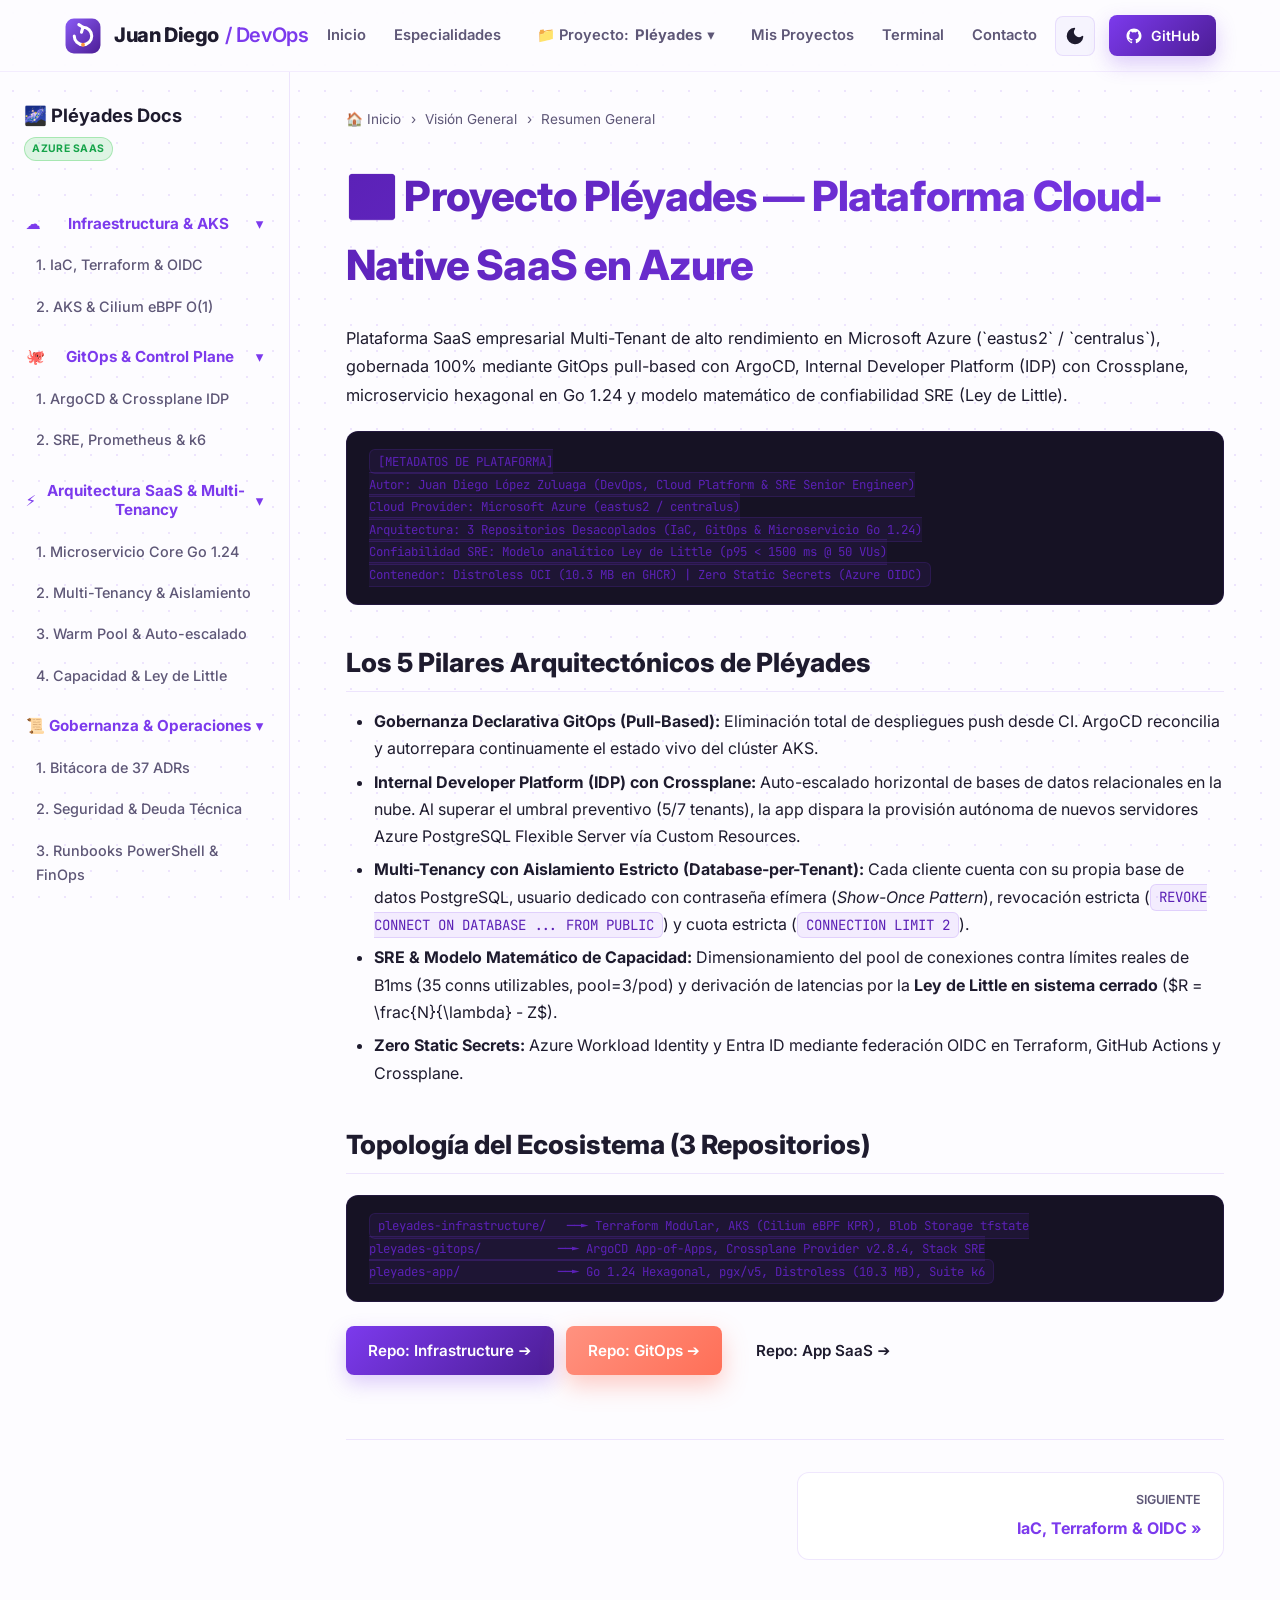
<file: proyectos/pleyades/index.html>
<!DOCTYPE html>
<html lang="es" data-theme="light">
<head>
  <meta charset="UTF-8">
  <meta name="viewport" content="width=device-width, initial-scale=1.0">
  <title>Pléyades: Plataforma Cloud-Native SaaS, GitOps, Crossplane & SRE en Azure — Juan Diego López Zuluaga</title>
  <meta name="description" content="Documentación técnica de Proyecto Pléyades: Plataforma SaaS Multi-Tenant en Azure con AKS, Cilium eBPF, ArgoCD, Crossplane IDP, Go 1.24 y SRE.">
  <meta name="author" content="Juan Diego López Zuluaga">

  <!-- Favicon e Identidad -->
  <link rel="icon" type="image/x-icon" href="../../assets/favicon.ico">
  <link rel="icon" type="image/svg+xml" href="../../assets/logo.svg">

  <!-- Google Fonts: Inter & JetBrains Mono -->
  <link rel="preconnect" href="https://fonts.googleapis.com">
  <link rel="preconnect" href="https://fonts.gstatic.com" crossorigin>
  <link href="https://fonts.googleapis.com/css2?family=Inter:wght@400;500;600;700;800&family=JetBrains+Mono:wght@400;500;600;700&display=swap" rel="stylesheet">

  <!-- Hoja de estilos modularizada -->
  <link rel="stylesheet" href="../../styles.css">
</head>
<body class="doc-page">
  <!-- ==================== NAVBAR GLOBAL ==================== -->
  <header class="navbar">
    <div class="container navbar__inner">
      <a href="../../index.html#inicio" class="navbar__brand" aria-label="Inicio">
        <img src="../../assets/logo.svg" alt="Logo" class="navbar__logo">
        <span class="navbar__brand-text">Juan Diego <span class="navbar__brand-role" style="color:var(--primary); font-weight:600;">/ DevOps</span></span>
      </a>

      <nav class="navbar__nav" id="navbar-nav">
        <a href="../../index.html#inicio" class="nav__link">Inicio</a>
        <a href="../../index.html#especialidades" class="nav__link">Especialidades</a>
        
        <!-- Menú Desplegable de Proyectos -->
        <div class="nav__dropdown">
          <span class="nav__dropdown-toggle" id="projects-dropdown-btn">
            📁 Proyecto: <strong>Pléyades</strong> ▾
          </span>
          <div class="nav__dropdown-menu">
            <a href="../idempotencia/" class="nav__dropdown-item">
              <span style="font-size:1.2rem;">⚡</span>
              <div>
                <strong>Idempotencia</strong>
                <small>DBaaS Multi-Motor (Fuera de Producción)</small>
              </div>
            </a>
            <a href="../polaris/" class="nav__dropdown-item">
              <span style="font-size:1.2rem;">🌟</span>
              <div>
                <strong>Polaris</strong>
                <small>K8s Self-Managed + Cilium + ETL en AWS</small>
              </div>
            </a>
            <a href="../sirius/" class="nav__dropdown-item">
              <span style="font-size:1.2rem;">🚕</span>
              <div>
                <strong>Sirius</strong>
                <small>Modern Data Lakehouse en AWS (Spark & Athena)</small>
              </div>
            </a>
            <a href="#" class="nav__dropdown-item active">
              <span style="font-size:1.2rem;">🌌</span>
              <div>
                <strong>Pléyades</strong>
                <small>Cloud-Native SaaS, Crossplane & SRE en Azure</small>
              </div>
            </a>
          </div>
        </div>

        <a href="../../index.html#proyectos-catalogo" class="nav__link">Mis Proyectos</a>
        <a href="../../index.html#terminal-general" class="nav__link">Terminal</a>
        <a href="../../index.html#contacto" class="nav__link">Contacto</a>
      </nav>

      <div class="navbar__actions">
        <!-- Conmutador de tema -->
        <button class="theme-toggle" id="theme-toggle-btn" aria-label="Cambiar tema">
          <svg id="theme-icon" viewBox="0 0 24 24" fill="none">
            <path d="M21 12.79A9 9 0 1 1 11.21 3 7 7 0 0 0 21 12.79z" stroke="currentColor" stroke-width="2" stroke-linecap="round" stroke-linejoin="round"/>
          </svg>
        </button>

        <!-- Botón a GitHub -->
        <a href="https://github.com/lopezzuluagaj3-collab" target="_blank" rel="noopener noreferrer" class="button button--primary nav-github-btn" aria-label="GitHub">
          <svg width="18" height="18" viewBox="0 0 24 24" fill="currentColor">
            <path fill-rule="evenodd" clip-rule="evenodd" d="M12 2C6.477 2 2 6.484 2 12.017c0 4.425 2.865 8.18 6.839 9.504.5.092.682-.217.682-.483 0-.237-.008-.868-.013-1.703-2.782.605-3.369-1.343-3.369-1.343-.454-1.158-1.11-1.466-1.11-1.466-.908-.62.069-.608.069-.608 1.003.07 1.53 1.032 1.53 1.032.892 1.53 2.341 1.088 2.91.832.092-.647.35-1.088.636-1.338-2.22-.253-4.555-1.113-4.555-4.951 0-1.093.39-1.988 1.029-2.688-.103-.253-.446-1.272.098-2.65 0 0 .84-.27 2.75 1.026A9.564 9.564 0 0112 6.844c.85.004 1.705.115 2.504.337 1.909-1.296 2.747-1.027 2.747-1.027.546 1.379.202 2.398.1 2.651.64.7 1.028 1.595 1.028 2.688 0 3.848-2.339 4.695-4.566 4.943.359.309.678.92.678 1.855 0 1.338-.012 2.419-.012 2.747 0 .268.18.58.688.482A10.019 10.019 0 0022 12.017C22 6.484 17.522 2 12 2z"/>
          </svg>
          <span class="nav-github-text">GitHub</span>
        </a>

        <!-- Botón Menú Móvil -->
        <button class="mobile-menu-btn" id="mobile-menu-btn" aria-label="Abrir menú">
          <svg class="icon-hamburger" width="22" height="22" viewBox="0 0 24 24" fill="none" stroke="currentColor" stroke-width="2">
            <line x1="3" y1="12" x2="21" y2="12"></line>
            <line x1="3" y1="6" x2="21" y2="6"></line>
            <line x1="3" y1="18" x2="21" y2="18"></line>
          </svg>
          <svg class="icon-close" width="22" height="22" viewBox="0 0 24 24" fill="none" stroke="currentColor" stroke-width="2.5" stroke-linecap="round" stroke-linejoin="round">
            <line x1="18" y1="6" x2="6" y2="18"></line>
            <line x1="6" y1="6" x2="18" y2="18"></line>
          </svg>
        </button>
      </div>
    </div>
  </header>

  <div id="view-proyecto-pleyades" class="view-section project-view active">
    <div class="doc-viewer">

      <!-- LAYOUT DOCS: BARRA LATERAL + CONTENIDO -->
      <div class="doc-container">

        <!-- BARRA LATERAL IZQUIERDA CON ACORDEONES -->
        <aside class="doc-sidebar">
          <div class="doc-sidebar__title">
            <span>🌌 Pléyades Docs</span>
            <span class="badge badge--success" style="font-size:0.65rem; padding:0.15rem 0.45rem;">Azure SaaS</span>
          </div>

          <!-- ENLACE INDEPENDIENTE: RESUMEN GENERAL -->
          <ul class="doc-sidebar__list" style="margin-bottom:0.75rem;">
            <li class="doc-sidebar__item">
              <a href="#doc-pleyades/resumen-general" class="doc-sidebar__link active" data-pleyades-target="resumen-general">
                📌 Resumen General & Misión
              </a>
            </li>
          </ul>

          <!-- CATEGORÍA 1: INFRAESTRUCTURA CLOUD & AKS -->
          <div class="doc-sidebar__category" id="pleyades-cat-box-infra">
            <button class="doc-sidebar__category-btn" id="pleyades-cat-btn-infra" type="button">
              <span class="doc-sidebar__category-icon">☁️</span>
              <span class="doc-sidebar__category-label">Infraestructura & AKS</span>
              <span class="doc-sidebar__category-arrow">▾</span>
            </button>
            <ul class="doc-sidebar__list">
              <li class="doc-sidebar__item">
                <a href="#doc-pleyades/arquitectura-iac" class="doc-sidebar__link" data-pleyades-target="arquitectura-iac">
                  1. IaC, Terraform & OIDC
                </a>
              </li>
              <li class="doc-sidebar__item">
                <a href="#doc-pleyades/aks-cilium-ebpf" class="doc-sidebar__link" data-pleyades-target="aks-cilium-ebpf">
                  2. AKS & Cilium eBPF O(1)
                </a>
              </li>
            </ul>
          </div>

          <!-- CATEGORÍA 2: GITOPS & CONTROL PLANE -->
          <div class="doc-sidebar__category" id="pleyades-cat-box-gitops">
            <button class="doc-sidebar__category-btn" id="pleyades-cat-btn-gitops" type="button">
              <span class="doc-sidebar__category-icon">🐙</span>
              <span class="doc-sidebar__category-label">GitOps & Control Plane</span>
              <span class="doc-sidebar__category-arrow">▾</span>
            </button>
            <ul class="doc-sidebar__list">
              <li class="doc-sidebar__item">
                <a href="#doc-pleyades/argocd-crossplane" class="doc-sidebar__link" data-pleyades-target="argocd-crossplane">
                  1. ArgoCD & Crossplane IDP
                </a>
              </li>
              <li class="doc-sidebar__item">
                <a href="#doc-pleyades/sre-observabilidad" class="doc-sidebar__link" data-pleyades-target="sre-observabilidad">
                  2. SRE, Prometheus & k6
                </a>
              </li>
            </ul>
          </div>

          <!-- CATEGORÍA 3: ARQUITECTURA SAAS & MULTI-TENANCY -->
          <div class="doc-sidebar__category" id="pleyades-cat-box-saas">
            <button class="doc-sidebar__category-btn" id="pleyades-cat-btn-saas" type="button">
              <span class="doc-sidebar__category-icon">⚡</span>
              <span class="doc-sidebar__category-label">Arquitectura SaaS & Multi-Tenancy</span>
              <span class="doc-sidebar__category-arrow">▾</span>
            </button>
            <ul class="doc-sidebar__list">
              <li class="doc-sidebar__item">
                <a href="#doc-pleyades/arquitectura-hexagonal-go" class="doc-sidebar__link" data-pleyades-target="arquitectura-hexagonal-go">
                  1. Microservicio Core Go 1.24
                </a>
              </li>
              <li class="doc-sidebar__item">
                <a href="#doc-pleyades/multi-tenancy-sharding" class="doc-sidebar__link" data-pleyades-target="multi-tenancy-sharding">
                  2. Multi-Tenancy & Aislamiento
                </a>
              </li>
              <li class="doc-sidebar__item">
                <a href="#doc-pleyades/warm-pool-autoscaling" class="doc-sidebar__link" data-pleyades-target="warm-pool-autoscaling">
                  3. Warm Pool & Auto-escalado
                </a>
              </li>
              <li class="doc-sidebar__item">
                <a href="#doc-pleyades/capacidad-sre-little" class="doc-sidebar__link" data-pleyades-target="capacidad-sre-little">
                  4. Capacidad & Ley de Little
                </a>
              </li>
            </ul>
          </div>

          <!-- CATEGORÍA 4: GOBERNANZA & OPERACIONES -->
          <div class="doc-sidebar__category" id="pleyades-cat-box-ops">
            <button class="doc-sidebar__category-btn" id="pleyades-cat-btn-ops" type="button">
              <span class="doc-sidebar__category-icon">📜</span>
              <span class="doc-sidebar__category-label">Gobernanza & Operaciones</span>
              <span class="doc-sidebar__category-arrow">▾</span>
            </button>
            <ul class="doc-sidebar__list">
              <li class="doc-sidebar__item">
                <a href="#doc-pleyades/adrs-resumen" class="doc-sidebar__link" data-pleyades-target="adrs-resumen">
                  1. Bitácora de 37 ADRs
                </a>
              </li>
              <li class="doc-sidebar__item">
                <a href="#doc-pleyades/seguridad-deuda-tecnica" class="doc-sidebar__link" data-pleyades-target="seguridad-deuda-tecnica">
                  2. Seguridad & Deuda Técnica
                </a>
              </li>
              <li class="doc-sidebar__item">
                <a href="#doc-pleyades/guia-bootstrap-runbook" class="doc-sidebar__link" data-pleyades-target="guia-bootstrap-runbook">
                  3. Runbooks PowerShell & FinOps
                </a>
              </li>
            </ul>
          </div>
        </aside>

        <!-- CONTENIDO PRINCIPAL DEL DOCUMENTO -->
        <main class="doc-main">

          <!-- MIGAS DE PAN ESTILO DOCUSAURUS -->
          <nav class="doc-breadcrumbs">
            <a href="../../index.html#inicio" class="doc-breadcrumbs__item">🏠 Inicio</a>
            <span class="doc-breadcrumbs__separator">›</span>
            <span class="doc-breadcrumbs__item" id="pleyades-breadcrumb-cat">Visión General</span>
            <span class="doc-breadcrumbs__separator">›</span>
            <span class="doc-breadcrumbs__current" id="pleyades-breadcrumb-current">Resumen General & Misión</span>
          </nav>

          <!-- ==================== ARTÍCULOS TÉCNICOS ==================== -->

          <!-- 0. RESUMEN GENERAL -->
          <article id="pleyades-art-resumen-general" class="doc-article active">
            <h1 class="doc-article__title">🌌 Proyecto Pléyades — Plataforma Cloud-Native SaaS en Azure</h1>
            <p class="doc-article__lead">
              Plataforma SaaS empresarial Multi-Tenant de alto rendimiento en Microsoft Azure (`eastus2` / `centralus`), gobernada 100% mediante GitOps pull-based con ArgoCD, Internal Developer Platform (IDP) con Crossplane, microservicio hexagonal en Go 1.24 y modelo matemático de confiabilidad SRE (Ley de Little).
            </p>

            <div class="terminal-box" style="margin-bottom:1.5rem;">
              <pre><code>[METADATOS DE PLATAFORMA]
Autor: Juan Diego López Zuluaga (DevOps, Cloud Platform & SRE Senior Engineer)
Cloud Provider: Microsoft Azure (eastus2 / centralus)
Arquitectura: 3 Repositorios Desacoplados (IaC, GitOps & Microservicio Go 1.24)
Confiabilidad SRE: Modelo analítico Ley de Little (p95 &lt; 1500 ms @ 50 VUs)
Contenedor: Distroless OCI (10.3 MB en GHCR) | Zero Static Secrets (Azure OIDC)</code></pre>
            </div>

            <h2>Los 5 Pilares Arquitectónicos de Pléyades</h2>
            <ul>
              <li><strong>Gobernanza Declarativa GitOps (Pull-Based):</strong> Eliminación total de despliegues push desde CI. ArgoCD reconcilia y autorrepara continuamente el estado vivo del clúster AKS.</li>
              <li><strong>Internal Developer Platform (IDP) con Crossplane:</strong> Auto-escalado horizontal de bases de datos relacionales en la nube. Al superar el umbral preventivo (5/7 tenants), la app dispara la provisión autónoma de nuevos servidores Azure PostgreSQL Flexible Server vía Custom Resources.</li>
              <li><strong>Multi-Tenancy con Aislamiento Estricto (Database-per-Tenant):</strong> Cada cliente cuenta con su propia base de datos PostgreSQL, usuario dedicado con contraseña efímera (<em>Show-Once Pattern</em>), revocación estricta (<code>REVOKE CONNECT ON DATABASE ... FROM PUBLIC</code>) y cuota estricta (<code>CONNECTION LIMIT 2</code>).</li>
              <li><strong>SRE & Modelo Matemático de Capacidad:</strong> Dimensionamiento del pool de conexiones contra límites reales de B1ms (35 conns utilizables, pool=3/pod) y derivación de latencias por la <strong>Ley de Little en sistema cerrado</strong> ($R = \frac{N}{\lambda} - Z$).</li>
              <li><strong>Zero Static Secrets:</strong> Azure Workload Identity y Entra ID mediante federación OIDC en Terraform, GitHub Actions y Crossplane.</li>
            </ul>

            <h2>Topología del Ecosistema (3 Repositorios)</h2>
            <div class="terminal-box">
              <pre><code>pleyades-infrastructure/   ──► Terraform Modular, AKS (Cilium eBPF KPR), Blob Storage tfstate
pleyades-gitops/           ──► ArgoCD App-of-Apps, Crossplane Provider v2.8.4, Stack SRE
pleyades-app/              ──► Go 1.24 Hexagonal, pgx/v5, Distroless (10.3 MB), Suite k6</code></pre>
            </div>

            <div style="display:flex; gap:0.75rem; flex-wrap:wrap; margin-top:1.5rem;">
              <a href="https://github.com/lopezzuluagaj3-collab/pleyades-infrastructure" target="_blank" rel="noopener noreferrer" class="button button--primary">Repo: Infrastructure ➔</a>
              <a href="https://github.com/lopezzuluagaj3-collab/pleyades-gitops" target="_blank" rel="noopener noreferrer" class="button button--accent">Repo: GitOps ➔</a>
              <a href="https://github.com/lopezzuluagaj3-collab/pleyades-app" target="_blank" rel="noopener noreferrer" class="button button--secondary">Repo: App SaaS ➔</a>
            </div>
          </article>

          <!-- 1. ARQUITECTURA IAC -->
          <article id="pleyades-art-arquitectura-iac" class="doc-article">
            <h1 class="doc-article__title">1. Arquitectura de Infraestructura como Código (IaC)</h1>
            <p class="doc-article__lead">
              Aprovisionamiento declarativo e idempotente de la infraestructura base en Azure mediante Terraform modular, state locking nativo con Azure Blob Leases, federación OIDC con Entra ID y bases de datos gestionadas.
            </p>

            <h2>Decisiones de Arquitectura del Dominio (ADRs)</h2>

            <h3>📌 ADR 02: Estructura Modular y Scaffolding Inicial en Terraform</h3>
            <ul>
              <li><strong>Estado:</strong> Aceptado e Implementado.</li>
              <li><strong>Decisión:</strong> Estructurar el repositorio de infraestructura desacoplando la raíz mediante la carpeta <code>modules/</code> (<code>networking</code>, <code>aks</code>, <code>resource_group</code>, <code>identity</code>), cada uno con <code>main.tf</code>, <code>variables.tf</code>, <code>outputs.tf</code> y <code>locals.tf</code>.</li>
              <li><strong>Justificación:</strong> Alta cohesión, bajo acoplamiento y reducción drástica del radio de impacto (<em>blast radius</em>), validando la tubería de CI/CD desde el primer commit.</li>
            </ul>

            <h3>📌 ADR 03: Gestión de Estado Remoto en Azure Blob Storage</h3>
            <ul>
              <li><strong>Estado:</strong> Aceptado e Implementado.</li>
              <li><strong>Decisión:</strong> Configurar el backend en un Azure Storage Account dedicado dentro de un Resource Group aislado (<code>rg-pleyades-tfstate</code>), con contenedor Blob para <code>tfstate</code>.</li>
              <li><strong>Justificación:</strong> Aislamiento de privilegios para metadata sensible y bloqueo nativo concurrente (<em>State Locking</em>) mediante Azure Blob Leases para evitar corrupción de estado en ejecuciones simultáneas.</li>
            </ul>

            <h3>📌 ADR 04: Seguridad "Zero Static Secrets" mediante OIDC y Federated Credentials</h3>
            <ul>
              <li><strong>Estado:</strong> Aceptado e Implementado.</li>
              <li><strong>Decisión:</strong> Eliminar el uso de contraseñas o <em>Service Principal Secrets</em>. Se implementan <strong>Federated Identity Credentials</strong> sobre una <strong>User-Assigned Managed Identity (UAMI)</strong> en Microsoft Entra ID.</li>
              <li><strong>Lección Técnica Crítica (Immutable Subject Claims):</strong> GitHub emite tokens OIDC con formato inmutable (<code>repo:&lt;org&gt;@&lt;org_id&gt;/&lt;repo&gt;@&lt;repo_id&gt;:&lt;context&gt;</code>) para prevenir suplantación si se renombra la organización. Entra ID exige coincidencia estricta; omitir los IDs numéricos dispara el error <code>AADSTS700213</code>.</li>
              <li><strong>Credenciales Federadas Configuradas:</strong>
                <ol>
                  <li><strong>Pull Requests:</strong> <code>repo:&lt;org&gt;@&lt;org_id&gt;/&lt;repo&gt;@&lt;repo_id&gt;:pull_request</code> (para validación y <code>terraform plan</code>).</li>
                  <li><strong>Rama Principal:</strong> <code>repo:&lt;org&gt;@&lt;org_id&gt;/&lt;repo&gt;@&lt;repo_id&gt;:ref:refs/heads/main</code> (sincronización tras merge).</li>
                  <li><strong>Producción:</strong> <code>repo:&lt;org&gt;@&lt;org_id&gt;/&lt;repo&gt;@&lt;repo_id&gt;:environment:production</code> (para ejecución controlada de <code>terraform apply</code>).</li>
                </ol>
              </li>
            </ul>

            <h3>📌 ADR 30: Azure PostgreSQL Flexible Server en Región Habilitada (centralus)</h3>
            <ul>
              <li><strong>Estado:</strong> Aceptado e Implementado.</li>
              <li><strong>Decisión:</strong> Aprovisionar <strong>Azure Database for PostgreSQL Flexible Server</strong> (<code>psql-pleyades-dev-01</code>) en <code>centralus</code> con SKU Burstable <code>Standard_B1ms</code>, TLS obligatorio (<code>require_secure_transport = on</code>) y regla de firewall <code>allow-azure-internal</code> (<code>0.0.0.0</code> - <code>0.0.0.0</code>).</li>
              <li><strong>Hallazgo de Cuota Regional:</strong> Azure restringe nuevas instancias Flexible Server en <code>eastus2</code> para suscripciones estándar/estudiante (código <code>ParameterOutOfRange: supportedServerVersions: []</code>). <code>centralus</code> soporta versiones 11 a 18 sin restricciones. Se asumió la regla 0.0.0.0 en desarrollo para eludir el coste de un VNet Peering transcontinental.</li>
            </ul>

            <h2>Runbook de Bootstrap: Pasos 1 al 5 (PowerShell)</h2>
            <div class="terminal-box">
              <pre><code># Paso 1: Definición de Variables Base
$LOCATION         = "eastus2"
$RG_STATE_NAME    = "rg-pleyades-tfstate"
$STORAGE_ACC_NAME = "stpleyadesstate"
$CONTAINER_NAME   = "tfstate"
$IDENTITY_NAME    = "uami-github-pleyades-infra"
$GITHUB_ORG       = "lopezzuluagaj3-collab"
$GITHUB_ORG_ID    = "242297171"
$GITHUB_REPO      = "pleyades-infrastructure"
$GITHUB_REPO_ID   = "1448483627"

# Paso 2: Creación del Backend Remoto de Terraform
az group create --name $RG_STATE_NAME --location $LOCATION
az storage account create --name $STORAGE_ACC_NAME --resource-group $RG_STATE_NAME --location $LOCATION --sku Standard_LRS --encryption-services blob --allow-blob-public-access false
az storage container create --name $CONTAINER_NAME --account-name $STORAGE_ACC_NAME --auth-mode login

# Paso 3: Aprovisionamiento de Managed Identity (UAMI)
az identity create --name $IDENTITY_NAME --resource-group $RG_STATE_NAME --location $LOCATION
$CLIENT_ID    = az identity show --name $IDENTITY_NAME --resource-group $RG_STATE_NAME --query "clientId" -o tsv
$PRINCIPAL_ID = az identity show --name $IDENTITY_NAME --resource-group $RG_STATE_NAME --query "principalId" -o tsv
$SUB_ID       = az account show --query "id" -o tsv
$STORAGE_ID   = az storage account show --name $STORAGE_ACC_NAME --resource-group $RG_STATE_NAME --query "id" -o tsv

# Paso 4: Creación de Credenciales Federadas (Federated Identity Credentials)
az identity federated-credential create --name "gha-pull-requests" --identity-name $IDENTITY_NAME --resource-group $RG_STATE_NAME --issuer "https://token.actions.githubusercontent.com" --subject "repo:${GITHUB_ORG}@${GITHUB_ORG_ID}/${GITHUB_REPO}@${GITHUB_REPO_ID}:pull_request" --audiences "api://AzureADTokenExchange"
az identity federated-credential create --name "gha-main-branch" --identity-name $IDENTITY_NAME --resource-group $RG_STATE_NAME --issuer "https://token.actions.githubusercontent.com" --subject "repo:${GITHUB_ORG}@${GITHUB_ORG_ID}/${GITHUB_REPO}@${GITHUB_REPO_ID}:ref:refs/heads/main" --audiences "api://AzureADTokenExchange"
az identity federated-credential create --name "gha-prod-env" --identity-name $IDENTITY_NAME --resource-group $RG_STATE_NAME --issuer "https://token.actions.githubusercontent.com" --subject "repo:${GITHUB_ORG}@${GITHUB_ORG_ID}/${GITHUB_REPO}@${GITHUB_REPO_ID}:environment:production" --audiences "api://AzureADTokenExchange"

# Paso 5: Asignación de Roles RBAC
az role assignment create --assignee $PRINCIPAL_ID --role "Storage Blob Data Contributor" --scope $STORAGE_ID
az role assignment create --assignee $PRINCIPAL_ID --role "Contributor" --scope "/subscriptions/$SUB_ID"</code></pre>
            </div>
          </article>

          <!-- 2. AKS CILIUM EBPF -->
          <article id="pleyades-art-aks-cilium-ebpf" class="doc-article">
            <h1 class="doc-article__title">2. Cómputo AKS y Networking eBPF con Cilium</h1>
            <p class="doc-article__lead">
              Plano de datos de ultra-alto rendimiento en Kubernetes mediante Kube-Proxy Replacement (KPR), mapas BPF $\mathcal{O}(1)$ en el kernel de Linux y análisis de gobernanza de cuotas de cómputo en la nube.
            </p>

            <h2>Decisiones de Arquitectura del Dominio (ADRs)</h2>

            <h3>📌 ADR 06: AKS con Cilium eBPF, Standard_D2s_v7 y CIDRs Desacoplados</h3>
            <ul>
              <li><strong>Estado:</strong> Aceptado e Implementado.</li>
              <li><strong>Decisión:</strong> Aprovisionar <code>aks-pleyades-dev</code> utilizando:
                <ol>
                  <li><strong>Node Pool & SKU:</strong> <code>Standard_D2s_v7</code> (2 vCPUs, 8 GiB RAM) con autoescalado 1 a 2 nodos en dev, y <code>min_count = 2</code> en el perfil de producción multi-nodo (ADR 22).</li>
                  <li><strong>Data Plane:</strong> <strong>Azure CNI Overlay</strong> con <strong>Cilium eBPF nativo</strong> y <strong>Kube-Proxy Replacement (KPR)</strong>.</li>
                  <li><strong>Desacoplamiento de CIDRs:</strong> Asignación explícita de <code>service_cidr = "172.16.0.0/16"</code>, <code>dns_service_ip = "172.16.0.10"</code> y <code>pod_cidr = "10.244.0.0/16"</code>.</li>
                  <li><strong>Seguridad Cloud-Native:</strong> OIDC Issuer y Azure Workload Identity activados.</li>
                </ol>
              </li>
              <li><strong>Hallazgos Críticos:</strong>
                <ul>
                  <li><strong>Cuota Regional:</strong> Límite estricto de 4 vCPUs regionales en <code>eastus2</code>. La familia v7 (<code>Standard_D2s_v7</code>) cuenta con cuota aprobada y disponibilidad en zonas.</li>
                  <li><strong>Colisión de Red (ServiceCidrOverlapExistingSubnetsCidr):</strong> Azure asigna <code>10.0.0.0/16</code> por defecto a Services en Overlay. Al residir la VNet en <code>10.0.0.0/16</code> y la subred de AKS en <code>10.0.1.0/24</code>, se producía solapamiento; el desacoplamiento a <code>172.16.0.0/16</code> garantiza aislamiento total.</li>
                  <li><strong>Tensión de Cuota vs. PDB (minAvailable: 2) y Upgrades:</strong> Con cuota de 4 vCPUs (2 nodos), un upgrade con <code>maxSurge: 1</code> falla por <code>QuotaExceeded</code> (intenta 3er nodo transitorio de 2 vCPUs alcanzando 6 vCPUs). La estrategia in-place (<code>maxSurge: 0</code>) <strong>solo es viable con 2 nodos activos (<code>min_count = 2</code>)</strong>; en clúster de 1 solo nodo generaría un deadlock insalvable al no poder drenar pods respetando el PDB.</li>
                </ul>
              </li>
            </ul>

            <h2>Data Plane eBPF vs. iptables Tradicional</h2>
            <div style="overflow-x:auto;">
              <table class="doc-table">
                <thead>
                  <tr>
                    <th>Característica</th>
                    <th>Networking Tradicional (iptables)</th>
                    <th>Pléyades (Cilium eBPF Native)</th>
                    <th>Beneficio Operacional</th>
                  </tr>
                </thead>
                <tbody>
                  <tr><td><strong>Complejidad</strong></td><td>$\mathcal{O}(N)$ (búsqueda secuencial)</td><td>$\mathcal{O}(1)$ (hash table BPF en kernel)</td><td>Latencia sub-milisegundo constante sin importar cantidad de Services.</td></tr>
                  <tr><td><strong>Consumo CPU</strong></td><td>Alto en recargas continuas de reglas</td><td>Mínimo (bytecode JIT nativo)</td><td>Ahorro de ciclos de CPU para las cargas de negocio.</td></tr>
                  <tr><td><strong>Visibilidad</strong></td><td>Básica (logs conntrack)</td><td>Profunda (Hubble L3/L4/L7 Flow Monitor)</td><td>Trazabilidad visual de flujos de red en tiempo real.</td></tr>
                </tbody>
              </table>
            </div>
          </article>

          <!-- 3. ARGOCD & CROSSPLANE -->
          <article id="pleyades-art-argocd-crossplane" class="doc-article">
            <h1 class="doc-article__title">1. GitOps con ArgoCD y Plataforma de Autoservicio con Crossplane</h1>
            <p class="doc-article__lead">
              Gobernanza declarativa pull-based con ArgoCD, Internal Developer Platform (IDP) con Crossplane, Workload Identity (OIDC), promoción automatizada cross-repositorio y gestión de secretos en AKS.
            </p>

            <h2>Decisiones de Arquitectura del Dominio (ADRs)</h2>

            <h3>📌 ADR 05: Pipeline CI/CD Desacoplado por Jobs Concurrente en GitHub Actions</h3>
            <ul>
              <li><strong>Estado:</strong> Aceptado e Implementado.</li>
              <li><strong>Decisión:</strong> Separar el flujo en jobs independientes (<code>validate-fmt</code>, <code>tflint</code>, <code>security-checkov</code>, <code>infracost</code>, <code>terraform-plan</code>, <code>apply</code>). Permite paralelismo masivo, feedback rápido en PRs y visibilidad granular de compuertas.</li>
            </ul>

            <h3>📌 ADR 07: Bootstrap Automatizado de ArgoCD mediante Terraform Helm Provider</h3>
            <ul>
              <li><strong>Estado:</strong> Aceptado e Implementado.</li>
              <li><strong>Decisión:</strong> Desplegar ArgoCD de forma automatizada e idempotente desde Terraform con <code>helm_release.argocd</code> en namespace <code>argocd</code>. Configurado en <strong>Single-Replica</strong> (~500 MB RAM) desactivando Redis HA para maximizar el espacio libre en los nodos de trabajo.</li>
            </ul>

            <h3>📌 ADR 08: Compuertas de Seguridad DevSecOps para Repositorio GitOps</h3>
            <ul>
              <li><strong>Estado:</strong> Aceptado e Implementado.</li>
              <li><strong>Decisión:</strong> Pipeline de CI en <code>pleyades-gitops</code> con 4 validaciones paralelas: <code>yamllint</code>, <code>gitleaks</code>, <code>kubeconform</code> (esquemas OpenAPI de K8s y CRDs) y <code>trivy config</code> (auditoría CIS Benchmark). Al ser GitOps puro con auto-sync, el CI en PR es la única compuerta de seguridad antes de producción.</li>
            </ul>

            <h3>📌 ADR 09: Crossplane Azure Storage Provider con Workload Identity (OIDC) y Sync Waves</h3>
            <ul>
              <li><strong>Estado:</strong> Aceptado e Implementado.</li>
              <li><strong>Decisión:</strong> Paquetes modulares por servicio (<code>provider-azure-storage</code> v2.8.4, ~300 MB RAM frente a 1.5–2 GB del paquete monolítico). Autenticación sin secretos estáticos vía Azure Workload Identity (OIDC) con <code>uami-crossplane-pleyades</code>. Orquestación con <strong>Sync Waves</strong> de ArgoCD: Wave 0 para Providers y Wave 1 para ProviderConfig.</li>
            </ul>

            <h3>📌 ADR 29: Pipeline de Promoción Automatizada Cross-Repository y Entrega Continua GitOps</h3>
            <ul>
              <li><strong>Estado:</strong> Aceptado e Implementado.</li>
              <li><strong>Decisión:</strong> Desacoplamiento estricto de repositorios. Al integrar a <code>main</code> en <code>pleyades-app</code>, se publica imagen inmutable con commit SHA en GHCR, y el workflow clona <code>pleyades-gitops</code>, actualiza <code>apps/app/deployment.yaml</code> y abre automáticamente un Pull Request de promoción mediante Personal Access Token (PAT).</li>
            </ul>

            <h3>📌 ADR 32: Orquestación Declarativa de PostgreSQL Flexible Server con Crossplane</h3>
            <ul>
              <li><strong>Estado:</strong> Aceptado e Implementado.</li>
              <li><strong>Decisión:</strong> Despliegue de <code>provider-azure-dbforpostgresql</code> v2.8.4 con credencial federada <code>fic-crossplane-dbforpostgresql</code>. Permite aprovisionar instancias <code>FlexibleServer</code> de Azure directamente como objetos nativos de Kubernetes sin intervención manual.</li>
            </ul>

            <h2>Inventario Completo de Secrets en AKS (Paso 7 de Bootstrap)</h2>
            <div style="overflow-x:auto;">
              <table class="doc-table">
                <thead>
                  <tr>
                    <th>Namespace</th>
                    <th>Nombre del Secret</th>
                    <th>Tipo / Gestión</th>
                    <th>Propósito</th>
                  </tr>
                </thead>
                <tbody>
                  <tr><td><code>pleyades-app</code></td><td><code>pleyades-app-secret</code></td><td>Opaque (ArgoCD <code>ignoreDifferences</code>)</td><td>Credenciales de conexión a Azure PostgreSQL (<code>DB_USER</code>, <code>DB_PASSWORD</code>) y clave simétrica JWT.</td></tr>
                  <tr><td><code>database</code></td><td><code>postgres-secret</code></td><td>Opaque (GitOps declarativo)</td><td>Credenciales BD in-cluster de desarrollo. StatefulSet escalado a 0 réplicas en AKS tras migrar a Azure Flexible Server.</td></tr>
                  <tr><td><code>crossplane-system</code></td><td><em>Sin secretos estáticos</em></td><td><strong>Workload Identity (OIDC)</strong></td><td>Autenticación OIDC federada proyectada (<code>fic-crossplane-storage</code> y <code>fic-crossplane-dbforpostgresql</code>).</td></tr>
                  <tr><td><code>crossplane-system</code></td><td><code>psql-pleyades-dev-02-conn</code></td><td>Opaque (Crossplane auto)</td><td>Credenciales autogeneradas por Crossplane al provisionar servidores secundarios (<code>writeConnectionSecretToRef</code>).</td></tr>
                  <tr><td><code>argocd</code></td><td><code>argocd-initial-admin-secret</code></td><td>Opaque (Helm auto)</td><td>Contraseña inicial de administrador de ArgoCD.</td></tr>
                  <tr><td><code>monitoring</code></td><td><code>monitoring-grafana</code></td><td>Opaque (Helm)</td><td>Credenciales administrativas de Grafana (<code>admin</code> / <code>prom-operator</code>).</td></tr>
                </tbody>
              </table>
            </div>
          </article>

          <!-- 4. SRE & OBSERVABILIDAD -->
          <article id="pleyades-art-sre-observabilidad" class="doc-article">
            <h1 class="doc-article__title">2. Ingeniería de Confiabilidad de Sitios (SRE) y Observabilidad</h1>
            <p class="doc-article__lead">
              Monitoreo determinista de Golden Signals con Prometheus/Grafana, mitigación de riesgos de exposición perimetral, suite completa de pruebas k6 y Jobs nativos in-cluster.
            </p>

            <h2>Decisiones de Arquitectura del Dominio (ADRs)</h2>

            <h3>📌 ADR 11: Stack SRE y Observabilidad con kube-prometheus-stack y Server-Side Apply</h3>
            <ul>
              <li><strong>Estado:</strong> Aceptado e Implementado.</li>
              <li><strong>Decisión:</strong> Desplegar <code>kube-prometheus-stack</code> v68.4.4 bajo el patrón <strong>Cerebro Central vs Sensores Distribuidos</strong>:
                <ol>
                  <li><code>node-exporter</code> como DaemonSet obligatorio en cada nuevo nodo aprovisionado (~15 MiB RAM).</li>
                  <li>Prometheus con Service Discovery centralizado a través de Cilium eBPF, persistencia Azure Disk (5 GiB) y retención de 12 horas (~600–750 MiB RAM total).</li>
                  <li><strong>Server-Side Apply:</strong> Habilitado en ArgoCD para eludir el límite de 262 KB de la anotación <code>last-applied-configuration</code> en los CRDs de Prometheus Operator.</li>
                  <li><strong>Mitigación terminatingReplicas (K8s 1.31+):</strong> Se declaró <code>spec.ignoreDifferences</code> en ArgoCD para ignorar el puntero JSON de <code>terminatingReplicas</code> y evitar el error <code>ComparisonError</code>.</li>
                </ol>
              </li>
            </ul>

            <h3>📌 ADR 20: Observabilidad con Prometheus y Middleware Desacoplado</h3>
            <ul>
              <li><strong>Estado:</strong> Aceptado e Implementado.</li>
              <li><strong>Decisión:</strong> Decorador HTTP transparente que intercepta códigos de estado y expone métricas en <code>GET /metrics</code> sin contaminar la capa de dominio:
                <ul>
                  <li><code>http_requests_in_flight</code>: Concurrencia activa (detección temprana de saturación).</li>
                  <li><code>http_request_duration_seconds</code>: Histograma de latencias para percentiles críticos (p50, p95, p99).</li>
                  <li><code>http_requests_total</code>: Contador por verbo, ruta y código de respuesta HTTP.</li>
                </ul>
              </li>
            </ul>

            <h3>📌 ADR 22: Suite Modular de Pruebas de Rendimiento k6 y Modelo de Capacidad vs. SLOs</h3>
            <ul>
              <li><strong>Estado:</strong> Aceptado e Implementado.</li>
              <li><strong>Decisión:</strong> Cuatro escenarios de prueba desacoplados (Load, Stress, Soak, Spike) con ejecución in-cluster mediante un Kubernetes Job (<code>apps/app/k6-load-test-job.yaml</code>) contra el ClusterIP interno, aprovechando el balanceo eBPF de Cilium y eliminando el cuello de botella del túnel SPDY de <code>kubectl port-forward</code>.</li>
              <li><strong>SLOs Certificados por Ley de Little:</strong>
                <ul>
                  <li><strong>1 Solo Nodo (~25 req/s):</strong> $R = \frac{50}{25} - 0.1 = \mathbf{1.90\text{ s}}$ tiempo medio $\implies$ SLO formal: $p95 &lt; 2500\text{ ms}$.</li>
                  <li><strong>Producción Multi-Nodo (2 Nodos con <code>min_count = 2</code>, ~43 req/s):</strong> $R = \frac{50}{43} - 0.1 = \mathbf{1.06\text{ s}}$ tiempo medio $\implies$ SLO cumplido: <strong>$p95 &lt; 1500\text{ ms}$</strong> y <strong>$p99 &lt; 2000\text{ ms}$</strong>.</li>
                  <li><strong>Endpoints I/O Puro:</strong> SLO $p95 &lt; 50\text{ ms}$.</li>
                </ul>
              </li>
            </ul>

            <h3>📌 ADR 35/36: Deshabilitación de Ingress HTTP y Aislamiento por Port-Forwarding</h3>
            <ul>
              <li><strong>Estado:</strong> ADR 35 reemplazado por ADR 36 (Aceptado e Implementado).</li>
              <li><strong>Decisión:</strong> Por principio de Defensa en Profundidad y Secure-by-Default (CWE-319), se vaciaron declarativamente las rutas HTTP del Ingress Controller (<code>resources: []</code>). El acceso a consolas administrativas (ArgoCD en <code>localhost:8081</code>, Grafana en <code>localhost:3000</code>) y pruebas de API se restringe a túneles cifrados <code>kubectl port-forward</code>, proyectando en roadmap la terminación TLS obligatoria con <code>cert-manager</code> y Let's Encrypt.</li>
            </ul>

            <h2>Ejecución k6 In-Cluster en AKS (Paso 10 de Bootstrap)</h2>
            <div class="terminal-box">
              <pre><code># 1. Crear ConfigMap con scripts k6 en AKS:
kubectl create configmap k6-test-scripts --from-file=k6/ -n pleyades-app --dry-run=client -o yaml | kubectl apply -f -

# 2. Desplegar Job k6 in-cluster (tráfico balanceado por Cilium eBPF):
kubectl apply -f apps/app/k6-load-test-job.yaml

# 3. Monitorear logs y autoescalado HPA en paralelo:
kubectl logs -f job/k6-load-test -n pleyades-app
kubectl get hpa pleyades-app-hpa -n pleyades-app -w</code></pre>
            </div>
          </article>

          <!-- 5. MICROSERVICIO GO 1.24 -->
          <article id="pleyades-art-arquitectura-hexagonal-go" class="doc-article">
            <h1 class="doc-article__title">1. Arquitectura Hexagonal y Microservicio Core en Go 1.24</h1>
            <p class="doc-article__lead">
              Arquitectura Limpia Hexagonal (Domain, Ports, Adapters), biblioteca estándar `net/http` de Go 1.24, pipeline de middlewares transversales, criptografía segura, mitigación de timing attacks y compuertas DevSecOps.
            </p>

            <h2>Decisiones de Arquitectura del Dominio (ADRs)</h2>

            <h3>📌 ADR 01: Trunk-Based Development y Staging Granular (Anti-`git add .`)</h3>
            <ul>
              <li><strong>Estado:</strong> Aceptado e Implementado.</li>
              <li><strong>Decisión:</strong> Ramas de corta duración integradas a <code>main</code> vía squash PRs. Formato estricto: <code>&lt;rama&gt; -&gt; &lt;accion&gt;: &lt;explicacion&gt;</code>. Prohibido el uso de <code>git add .</code>, forzando commits atómicos por componente.</li>
            </ul>

            <h3>📌 ADR 12: DevSecOps Quality & Security Gates en Microservicio Go</h3>
            <ul>
              <li><strong>Estado:</strong> Aceptado e Implementado.</li>
              <li><strong>Decisión:</strong> 7 compuertas en CI: detección de secretos (<code>gitleaks</code>), SAST (<code>golangci-lint</code> con <code>gosec</code>), pruebas unitarias (<code>go test</code>), SCA (<code>govulncheck</code> + <code>trivy fs</code>), seguridad de contenedores (<code>trivy image</code>), DAST dinámico (<code>OWASP ZAP API Scan</code>) y SonarCloud Quality Gate.</li>
            </ul>

            <h3>📌 ADR 13: Arquitectura Limpia Hexagonal (Ports & Adapters)</h3>
            <ul>
              <li><strong>Estado:</strong> Aceptado e Implementado.</li>
              <li><strong>Decisión:</strong> Cero frameworks web pesados; uso exclusivo de <code>net/http</code> estándar de Go. Estructura desacoplada:
                <ul>
                  <li><code>internal/domain</code>: Entidad <code>User</code>, invariantes de negocio puras y errores centinela.</li>
                  <li><code>internal/ports</code>: Contratos abstractos (<code>UserRepository</code>, <code>PasswordHasher</code>, <code>TokenService</code>).</li>
                  <li><code>internal/usecase</code>: Orquestación pura (<code>RegisterUserUseCase</code>, <code>LoginUserUseCase</code>).</li>
                  <li><code>internal/adapters</code>: <code>http/</code> (handlers y DTOs), <code>postgres/</code> (<code>pgx/v5</code>), <code>crypto/</code> (Bcrypt y JWT).</li>
                  <li><code>cmd/pleyades-app/main.go</code>: Composition Root exclusivo.</li>
                </ul>
              </li>
            </ul>

            <h3>📌 ADR 15: Configuración Cloud-Native "Fail-Fast" (12-Factor App)</h3>
            <ul>
              <li><strong>Estado:</strong> Aceptado e Implementado.</li>
              <li><strong>Decisión:</strong> Tolerancia dual local/cloud. En producción, las variables sensibles se inyectan vía ConfigMap/Secret de Kubernetes. Si falta cualquier variable requerida (<code>DB_PASSWORD</code>, <code>JWT_SECRET</code>), el proceso aborta inmediatamente en el arranque (*Fail-Fast*). Cero contraseñas por defecto en código fuente.</li>
            </ul>

            <h3>📌 ADR 16: Principio de Responsabilidad Única (SRP) en Handlers HTTP</h3>
            <ul>
              <li><strong>Estado:</strong> Aceptado e Implementado.</li>
              <li><strong>Decisión:</strong> Segregación estricta de DTOs (<code>RegisterUserRequest</code>, <code>UserResponse</code>). La contraseña jamás se transmite en las respuestas. Mapeo determinista de errores centinela a códigos HTTP (201, 400, 401, 403, 409, 500).</li>
            </ul>

            <h3>📌 ADR 17: Criptografía Bcrypt y Mitigación de Timing Attacks (SOLID)</h3>
            <ul>
              <li><strong>Estado:</strong> Aceptado e Implementado.</li>
              <li><strong>Decisión:</strong> Hashing Bcrypt con costo 10 (~70 ms de CPU por operación).
                <ul>
                  <li><strong>Mitigación Activa:</strong> El puerto expone <code>CompareDummy(password)</code> con secreto efímero en memoria generado vía CSPRNG (<code>crypto/rand</code>), garantizando que usuarios inexistentes consuman exactamente ~70 ms de CPU, neutralizando la inferencia estadística de usuarios válidos (OWASP A07:2021) sin secretos estáticos en código (SonarCloud <code>go:S6437</code>).</li>
                </ul>
              </li>
            </ul>

            <h3>📌 ADR 18: Resolución Estricta de Alertas SAST en DDL Dinámico</h3>
            <ul>
              <li><strong>Estado:</strong> Aceptado e Implementado.</li>
              <li><strong>Decisión:</strong> Cero <code>#nosec</code>. Como PostgreSQL no admite parámetros posicionales (<code>$1</code>) para sentencias DDL (<code>CREATE DATABASE</code>, <code>REVOKE CONNECT</code>), se autoriza <code>// NOSONAR</code> para <code>go:S2077</code> sustentada en **4 controles compensatorios**:
                <ol>
                  <li>Validación por lista blanca regex: slug acotado estrictamente de 3 a 30 caracteres.</li>
                  <li>Prevención de truncamiento (<code>NAMEDATALEN = 64</code>): slug de máx 30 caracteres impide alcanzar los 63 bytes del motor, eliminando colisiones.</li>
                  <li>Delimitación con comillas dobles: <code>"CREATE DATABASE \"%s\""</code> forzando identificador literal.</li>
                  <li>Comentario de auditoría auditable.</li>
                </ol>
              </li>
            </ul>

            <h3>📌 ADR 19: Graceful Shutdown en Kubernetes</h3>
            <ul>
              <li><strong>Estado:</strong> Aceptado e Implementado.</li>
              <li><strong>Decisión:</strong> Intercepción de <code>SIGTERM</code> con ventana de gracia defensiva de 10 segundos: drena conexiones en vuelo, finaliza transacciones en PostgreSQL y apaga el proceso ordenadamente sin respuestas 502/504 (*Zero-Downtime Deployments*).</li>
            </ul>

            <h3>📌 ADR 23: Pipeline de Middlewares Transversales</h3>
            <ul>
              <li><strong>Estado:</strong> Aceptado e Implementado.</li>
              <li><strong>Decisión:</strong> Composición modular <code>Chain(h, middlewares...)</code>: métricas Prometheus, autenticación JWT con <strong>Sliding Session Renewal</strong> (cabecera <code>X-Renewed-Token</code>), Token Bucket Rate Limiting (20 req/s, burst 50) e Idempotencia (<code>Idempotency-Key</code>).</li>
            </ul>

            <h3>📌 ADR 27: Documentación Swagger UI Embebida</h3>
            <ul>
              <li><strong>Estado:</strong> Aceptado e Implementado.</li>
              <li><strong>Decisión:</strong> Generación declarativa con <code>swaggo/swag</code> en <code>/swagger/index.html</code> con botón interactivo **Authorize** para probar endpoints protegidos con BearerAuth JWT e Idempotencia.</li>
            </ul>

            <h3>📌 ADR 28: Contenerización Multi-Stage Distroless (10.3 MB)</h3>
            <ul>
              <li><strong>Estado:</strong> Aceptado e Implementado.</li>
              <li><strong>Decisión:</strong> Runtime sobre <code>gcr.io/distroless/static-debian12:nonroot</code> (UID 65532). Cero shells, cero package managers, imagen final de <strong>10.3 MB</strong> en GHCR con <strong>0 vulnerabilidades High/Critical</strong> en escaneos Trivy.</li>
            </ul>

            <h2>Verificación Local de API y Pruebas Unitarias (Pasos 8 y 9)</h2>
            <div class="terminal-box">
              <pre><code># Iniciar microservicio local y probar endpoints REST:
cd D:\proyectos\pleyades\pleyades-app
go run ./cmd/pleyades-app

# Ejecutar suite de pruebas unitarias puras y reporte de cobertura:
go test -v "-coverprofile=coverage.out" ./...
go tool cover "-func=coverage.out"</code></pre>
            </div>
          </article>

          <!-- 6. MULTI-TENANCY & AISLAMIENTO -->
          <article id="pleyades-art-multi-tenancy-sharding" class="doc-article">
            <h1 class="doc-article__title">2. Multi-Tenancy Estricto (Database-per-Tenant) y Sharding Dinámico</h1>
            <p class="doc-article__lead">
              Aislamiento físico y lógico Database-per-Tenant, erradicación de fuga cruzada con revocación de privilegios públicos, dimensión matemática del pool de conexiones frente a HPA y rotación de credenciales Show-Once.
            </p>

            <h2>Decisiones de Arquitectura del Dominio (ADRs)</h2>

            <h3>📌 ADR 10: In-Cluster PostgreSQL StatefulSet vs Retiro en AKS</h3>
            <ul>
              <li><strong>Estado:</strong> Retirado en AKS (reemplazado por ADR 30); mantenido solo para dev local.</li>
              <li><strong>Decisión:</strong> StatefulSet con disco administrado <code>managed-csi</code> (5 GiB) y <code>PGDATA=/pgdata</code> para evitar fallo de <code>lost+found</code> en ext4. En producción en AKS, fue formalmente escalado a 0 réplicas tras la provisión de Azure PostgreSQL Flexible Server para prevenir split-brain.</li>
            </ul>

            <h3>📌 ADR 14: Dimensión del Pool de Conexiones frente a HPA y Cuotas de Tenants (Fuente de Verdad)</h3>
            <ul>
              <li><strong>Estado:</strong> Aceptado e Implementado.</li>
              <li><strong>Decisión:</strong> Parametrizar en Go (<code>pgx/v5</code>):
                <ul>
                  <li><code>DB_MAX_OPEN_CONNS = 3</code> conexiones por pod (decisión final vigente que prevalece sobre el valor histórico de 4).</li>
                  <li><code>DB_MAX_IDLE_CONNS = 3</code> conexiones por pod.</li>
                  <li><code>CONNECTION LIMIT 2</code> por cada tenant en PostgreSQL (<code>ALTER ROLE "usr_&lt;slug&gt;" CONNECTION LIMIT 2;</code>).</li>
                </ul>
              </li>
              <li><strong>Aritmética Defensiva del Servidor B1ms (35 conexiones utilizables):</strong>
                <ul>
                  <li>Tope de 7 tenants a 2 conns = <strong>14 conexiones reservadas</strong>.</li>
                  <li>Presupuesto para la app: $35 - 14 = \mathbf{21\text{ conexiones}}$.</li>
                  <li><strong>Nominal (3 pods):</strong> $3 \times 3 = 9$ conns ($9 + 14 = 23 \implies \mathbf{12\text{ libres / 34\% margen}}$).</li>
                  <li><strong>Pico HPA (5 pods):</strong> $5 \times 3 = 15$ conns ($15 + 14 = 29 \implies \mathbf{6\text{ libres / 17\% margen}}$).</li>
                  <li><strong>RollingUpdate en pico (6 pods transitorios):</strong> $6 \times 3 = 18$ conns ($18 + 14 = \mathbf{32\text{ conns}} \implies \mathbf{3\text{ libres / 8.5\% permanente}}$). Imposibilita el desbordamiento <code>too many clients already</code>.</li>
                </ul>
              </li>
            </ul>

            <h3>📌 ADR 25: Aislamiento Lógico (Database-per-Tenant) y Cota de Longitud de Slug</h3>
            <ul>
              <li><strong>Estado:</strong> Aceptado e Implementado.</li>
              <li><strong>Decisión:</strong> Base de datos dedicada (<code>tenant_&lt;slug&gt;</code>) y usuario exclusivo (<code>usr_&lt;slug&gt;</code>).
                <ul>
                  <li><strong>Aislamiento Estricto:</strong> Ejecución obligatoria de <code>REVOKE CONNECT ON DATABASE "tenant_&lt;slug&gt;" FROM PUBLIC;</code> antes de asignar privilegios al usuario. Si un tenant intenta conectar a otro, PostgreSQL aborta con <code>FATAL: permission denied for database</code>.</li>
                  <li><strong>Cota contra Truncamiento (NAMEDATALEN = 64):</strong> Slug acotado de 3 a 30 caracteres (regex <code>^[a-z][a-z0-9-]{1,28}[a-z0-9]$</code>), garantizando que el nombre generado (máx 37 caracteres) quede lejos del límite de 63 bytes del motor, erradicando colisiones.</li>
                </ul>
              </li>
            </ul>

            <h3>📌 ADR 26: Patrón Show-Once de Credenciales Efímeras y Endpoint de Rotación</h3>
            <ul>
              <li><strong>Estado:</strong> Aceptado e Implementado.</li>
              <li><strong>Decisión:</strong> La contraseña de la BD del tenant se genera con CSPRNG (16 bytes hex), se devuelve en el JSON HTTP <code>201 Created</code> una sola vez y nunca se persiste en la BD de metadatos (Zero Trust). Si se extravía, el propietario puede regenerarla en <code>POST /api/v1/tenants/{id}/reset-password</code> bajo autorización JWT.</li>
            </ul>

            <h3>📌 ADR 31: Sharded Database Server Pools (Bin-Packing de 5 a 7 Tenants)</h3>
            <ul>
              <li><strong>Estado:</strong> Aceptado e Implementado.</li>
              <li><strong>Decisión:</strong> Catálogo centralizado en tabla <code>database_pools</code>. Algoritmo de bin-packing que asigna tenants al pool activo con menor carga hasta alcanzar 7 tenants, marcando el pool como <code>FULL</code> y activando la provisión de nuevas instancias.</li>
            </ul>

            <h2>Protocolo de Verificación de Aislamiento de Inquilinos</h2>
            <div class="terminal-box">
              <pre><code># Intentar conectar como usr_acmecloud a tenant_orioncorp en PostgreSQL:
psql "host=localhost port=5432 user=usr_acmecloud dbname=tenant_orioncorp"

# Salida esperada del motor (Rechazo determinista por REVOKE CONNECT FROM PUBLIC):
# psql: error: connection to server at "localhost" (127.0.0.1), port 5432 failed:
# FATAL: permission denied for database "tenant_orioncorp"
# DETAIL: User does not have CONNECT privilege.</code></pre>
            </div>
          </article>

          <!-- 7. WARM POOL & AUTO-ESCALADO -->
          <article id="pleyades-art-warm-pool-autoscaling" class="doc-article">
            <h1 class="doc-article__title">3. Aprovisionamiento Just-in-Time y Warm Pool Preventivo</h1>
            <p class="doc-article__lead">
              Auto-escalado horizontal de servidores relacionales gestionados, amortiguamiento preventivo de los tiempos de encendido en Azure (~6 a 14 min), determinismo en Kubernetes API y manejo idempotente de concurrencia.
            </p>

            <h2>Decisiones de Arquitectura del Dominio (ADRs)</h2>

            <h3>📌 ADR 33: Warm Pool Provisioning con Kubernetes REST Trigger y RBAC Mínimo</h3>
            <ul>
              <li><strong>Estado:</strong> Aceptado e Implementado.</li>
              <li><strong>Decisión:</strong> Umbral preventivo <code>PoolScaleThresholdTenants = 5</code> (de 7 slots). Al registrar el 5.º inquilino, el provisionador shardeado evalúa si existe otro pool activo; si no existe, invoca <code>K8sPoolScaleTrigger</code> con cliente HTTPS nativo en Go sobre <code>net/http</code> proyectando credenciales del ServiceAccount, comunicándose directamente con la API REST de Kubernetes sin librerías pesadas como <code>client-go</code>.</li>
              <li><strong>Seguridad RBAC Segregada:</strong> ClusterRole exclusivo para CRDs de Crossplane (<code>flexibleservers.dbforpostgresql.azure.upbound.io</code>) y Role específico en <code>crossplane-system</code> para lectura de connection secrets, impidiendo el acceso a secretos administrativos.</li>
              <li><strong>Tope de Costes (Cost Cap):</strong> Límite máximo de pools activos (<code>MaxAllowedPools = 3</code>) para mitigar riesgos de denegación de servicio económico (EDoS).</li>
            </ul>

            <h3>📌 ADR 34: Verificación Operacional E2E con Crossplane</h3>
            <ul>
              <li><strong>Estado:</strong> Aceptado e Implementado y Verificado Operacionalmente.</li>
              <li><strong>Decisión & Evidencia:</strong> Creación secuencial de inquilinos (<code>acmecloud</code>, <code>orioncorp</code>, <code>solaris</code>, <code>andromeda</code>, <code>nebula</code>). Al registrar el 5.º, el provisionador disparó <code>psql-pleyades-dev-02</code> vía API de Kubernetes, reconciliado por Crossplane en Azure <code>Central US</code>.</li>
            </ul>

            <h2>Mecánica del Warm Pool y Amortiguamiento</h2>
            <div class="terminal-box">
              <pre><code>Tenant 1..4 (Inmediato)   ──► Asignados a Pool 1 (Server 1)
Tenant 5     (Inmediato)   ──► Asignado a Pool 1 + Dispara CRD psql-pleyades-dev-02 (Azure ~6-14 min)
Tenant 6 & 7 (Inmediato)   ──► Absorción en los 2 slots restantes de Pool 1 (Cero espera de usuario)
Tenant 8 (Si Server 2 OK)  ──► Asignado a Pool 2 (Server 2) de forma transparente
Tenant 8 (Si Server 2 Pen) ──► HTTP 503 / 429 con Retry-After: 120 (Protección Fail-Safe)</code></pre>
            </div>

            <h2>Garantías de Idempotencia ante Concurrencia</h2>
            <p>Si dos inquilinos cruzan el umbral en milisegundos, ambas peticiones intentan crear el CRD determinista (<code>psql-pleyades-dev-02</code>). La primera responde <code>201 Created</code>; la segunda recibe <code>409 Conflict</code>. El adaptador captura el 409 como un éxito idempotente, garantizando que jamás se creen servidores duplicados en Azure.</p>
          </article>

          <!-- 8. CAPACIDAD & LEY DE LITTLE -->
          <article id="pleyades-art-capacidad-sre-little" class="doc-article">
            <h1 class="doc-article__title">4. Modelo Físico de Capacidad y Ley de Little</h1>
            <p class="doc-article__lead">
              Dimensionamiento de recursos en Kubernetes (CFS Quotas), mitigación de CPU throttling, modelación matemática SRE mediante la Ley Interactiva de Little en sistemas cerrados y armonización con HPA y PDB.
            </p>

            <h2>Decisiones de Arquitectura del Dominio (ADRs)</h2>

            <h3>📌 ADR 37: Declaración Formal de HPA, PDB y Estrategia RollingUpdate</h3>
            <ul>
              <li><strong>Estado:</strong> Aceptado e Implementado.</li>
              <li><strong>Decisión Técnica:</strong>
                <ol>
                  <li><strong>HPA (3 a 5 réplicas):</strong> Métrica de utilización media al 70% sobre <code>requests.cpu: 100m</code>. Al consumir Bcrypt ~70ms continuos, una sola petición por segundo satura el umbral de 70m y activa el autoescalado.</li>
                  <li><strong>Límites y Mitigación de CFS Throttling:</strong> Fijados en <code>limits.cpu: 800m</code> (0.8 vCPU por pod, PR #34). Con 5 pods en 2 nodos <code>Standard_D2s_v7</code> (<code>min_count = 2</code>), descontando 0.4–0.6 vCPUs de pods de plataforma y el tope CFS de 1.6 vCPUs en el nodo con 2 pods, la app aprovecha $\approx \mathbf{3.0\text{ a }3.2\text{ vCPUs útiles}}$ ($\approx \mathbf{43\text{ a }46\text{ hashes/s}}$).</li>
                  <li><strong>PodDisruptionBudget (minAvailable: 2):</strong> Garantiza que durante drenados o actualizaciones de nodos el servicio jamás opere con menos de 2 réplicas saludables.</li>
                  <li><strong>RollingUpdate:</strong> <code>maxSurge: 1</code> y <code>maxUnavailable: 0</code>. En escala máxima de 5 pods con surge transitorio de 6 pods ($6 \times 3 = 18$ conns) sumado a los 7 tenants ($14$ conns), el consumo total es de $\mathbf{32\text{ conns}}$ sobre 35 utilizables, garantizando **3 slots libres permanentes (8.5% de margen)** en el Flexible Server B1ms.</li>
                </ol>
              </li>
            </ul>

            <h2>Modelación Matemática: Ley de Little en Sistemas Cerrados</h2>
            <p>En un sistema cerrado con $N$ Virtual Users, think-time $Z = 0.1\text{ s}$, y throughput $\lambda$, el tiempo de respuesta medio total del sistema $R$ se despeja como:</p>
            <div class="terminal-box">
              <pre><code>$$R = \frac{N}{\lambda} - Z$$

(Nota: R ya incluye tanto la espera en cola como el tiempo de servicio de Bcrypt y BD/red)

[1 NODO: Standard_D2s_v7, ~25 req/s]
R = (50 / 25) - 0.1 = 2.0 - 0.1 = 1.90s tiempo total medio  ──► SLO: p95 &lt; 2500 ms

[2 NODOS: min_count = 2, ~43 req/s útiles]
R = (50 / 43) - 0.1 = 1.16 - 0.1 = 1.06s tiempo total medio ──► SLO: p95 &lt; 1500 ms (p99 &lt; 2000 ms)</code></pre>
            </div>

            <h2>Matriz de Conciliación de Resiliencia</h2>
            <div style="overflow-x:auto;">
              <table class="doc-table">
                <thead>
                  <tr>
                    <th>Parámetro</th>
                    <th>Configuración</th>
                    <th>Impacto Arquitectónico</th>
                  </tr>
                </thead>
                <tbody>
                  <tr><td><strong>HPA</strong></td><td><code>min: 3</code>, <code>max: 5</code></td><td>Elasticidad horizontal ante picos CPU-bound de Bcrypt.</td></tr>
                  <tr><td><strong>CPU Limits</strong></td><td><code>requests: 100m</code>, <code>limits: 800m</code></td><td>Elimina CFS throttling y libera 3.0–3.2 vCPUs útiles en 2 nodos.</td></tr>
                  <tr><td><strong>PDB</strong></td><td><code>minAvailable: 2</code></td><td>Previene caídas en drenados de nodos (kubectl drain).</td></tr>
                  <tr><td><strong>RollingUpdate</strong></td><td><code>maxSurge: 1</code>, <code>maxUnavailable: 0</code></td><td>Garantiza 3 slots libres de conexión a PostgreSQL en pico máximo.</td></tr>
                  <tr><td><strong>Node Pool</strong></td><td><code>min_count: 2</code></td><td>Elimina cold-start de VMs (90-120s) y evita deadlock con PDB.</td></tr>
                </tbody>
              </table>
            </div>
          </article>

          <!-- 9. 37 ADRS -->
          <article id="pleyades-art-adrs-resumen" class="doc-article">
            <h1 class="doc-article__title">1. Bitácora de Decisiones de Arquitectura (ADRs 01 al 37)</h1>
            <p class="doc-article__lead">
              Registro formal e inmutable de 37 decisiones de arquitectura. Cada ADR está desarrollado íntegramente con justificación, trade-offs y comandos dentro de su capítulo temático correspondiente.
            </p>

            <div style="overflow-x:auto;">
              <table class="doc-table">
                <thead>
                  <tr>
                    <th>ADR</th>
                    <th>Dominio</th>
                    <th>Decisión Principal</th>
                    <th>Capítulo Temático Detallado</th>
                  </tr>
                </thead>
                <tbody>
                  <tr><td><strong>01</strong></td><td>Git Strategy</td><td>Trunk-Based Development & Anti-<code>git add .</code></td><td><a href="#doc-pleyades/arquitectura-hexagonal-go" data-pleyades-target="arquitectura-hexagonal-go">Arquitectura Hexagonal Go</a></td></tr>
                  <tr><td><strong>02</strong></td><td>IaC (Terraform)</td><td>Arquitectura Modular y Scaffolding Inicial</td><td><a href="#doc-pleyades/arquitectura-iac" data-pleyades-target="arquitectura-iac">Arquitectura IaC</a></td></tr>
                  <tr><td><strong>03</strong></td><td>IaC (Terraform)</td><td>Backend Remoto en Azure Blob Storage (State Locking)</td><td><a href="#doc-pleyades/arquitectura-iac" data-pleyades-target="arquitectura-iac">Arquitectura IaC</a></td></tr>
                  <tr><td><strong>04</strong></td><td>Seguridad Cloud</td><td>Zero Static Secrets (Azure OIDC & UAMI)</td><td><a href="#doc-pleyades/arquitectura-iac" data-pleyades-target="arquitectura-iac">Arquitectura IaC</a></td></tr>
                  <tr><td><strong>05</strong></td><td>CI/CD</td><td>Pipeline Concurrente en GitHub Actions</td><td><a href="#doc-pleyades/argocd-crossplane" data-pleyades-target="argocd-crossplane">ArgoCD & Crossplane</a></td></tr>
                  <tr><td><strong>06</strong></td><td>Cómputo (AKS)</td><td>AKS con Cilium eBPF, Standard_D2s_v7 y CIDR Overlay</td><td><a href="#doc-pleyades/aks-cilium-ebpf" data-pleyades-target="aks-cilium-ebpf">AKS & Cilium eBPF</a></td></tr>
                  <tr><td><strong>07</strong></td><td>GitOps</td><td>Bootstrap ArgoCD vía Helm Provider (Single-Replica)</td><td><a href="#doc-pleyades/argocd-crossplane" data-pleyades-target="argocd-crossplane">ArgoCD & Crossplane</a></td></tr>
                  <tr><td><strong>08</strong></td><td>DevSecOps</td><td>Compuertas de Calidad GitOps (yamllint, gitleaks, trivy)</td><td><a href="#doc-pleyades/argocd-crossplane" data-pleyades-target="argocd-crossplane">ArgoCD & Crossplane</a></td></tr>
                  <tr><td><strong>09</strong></td><td>Control Plane</td><td>Crossplane Azure Storage Provider con Workload Identity</td><td><a href="#doc-pleyades/argocd-crossplane" data-pleyades-target="argocd-crossplane">ArgoCD & Crossplane</a></td></tr>
                  <tr><td><strong>10</strong></td><td>Bases de Datos</td><td>PostgreSQL StatefulSet in-cluster (Retirado en AKS)</td><td><a href="#doc-pleyades/multi-tenancy-sharding" data-pleyades-target="multi-tenancy-sharding">Multi-Tenancy & Sharding</a></td></tr>
                  <tr><td><strong>11</strong></td><td>SRE & Monitoreo</td><td>kube-prometheus-stack con Server-Side Apply</td><td><a href="#doc-pleyades/sre-observabilidad" data-pleyades-target="sre-observabilidad">SRE & Observabilidad</a></td></tr>
                  <tr><td><strong>12</strong></td><td>DevSecOps</td><td>7 Compuertas de Calidad en Microservicio Go</td><td><a href="#doc-pleyades/arquitectura-hexagonal-go" data-pleyades-target="arquitectura-hexagonal-go">Arquitectura Hexagonal Go</a></td></tr>
                  <tr><td><strong>13</strong></td><td>Backend Go</td><td>Arquitectura Limpia Hexagonal (Ports & Adapters) Go 1.24</td><td><a href="#doc-pleyades/arquitectura-hexagonal-go" data-pleyades-target="arquitectura-hexagonal-go">Arquitectura Hexagonal Go</a></td></tr>
                  <tr><td><strong>14</strong></td><td>Bases de Datos</td><td>Dimensionamiento Pool DB_MAX_OPEN_CONNS=3 frente a HPA</td><td><a href="#doc-pleyades/multi-tenancy-sharding" data-pleyades-target="multi-tenancy-sharding">Multi-Tenancy & Sharding</a></td></tr>
                  <tr><td><strong>15</strong></td><td>Cloud-Native</td><td>Configuración Fail-Fast (12-Factor App)</td><td><a href="#doc-pleyades/arquitectura-hexagonal-go" data-pleyades-target="arquitectura-hexagonal-go">Arquitectura Hexagonal Go</a></td></tr>
                  <tr><td><strong>16</strong></td><td>Backend Go</td><td>Principio de Responsabilidad Única (SRP) en Handlers</td><td><a href="#doc-pleyades/arquitectura-hexagonal-go" data-pleyades-target="arquitectura-hexagonal-go">Arquitectura Hexagonal Go</a></td></tr>
                  <tr><td><strong>17</strong></td><td>Seguridad</td><td>Hashing Bcrypt con CompareDummy CSPRNG</td><td><a href="#doc-pleyades/arquitectura-hexagonal-go" data-pleyades-target="arquitectura-hexagonal-go">Arquitectura Hexagonal Go</a></td></tr>
                  <tr><td><strong>18</strong></td><td>DevSecOps</td><td>Resolución Estricta SAST (G304 y SonarCloud S2077)</td><td><a href="#doc-pleyades/arquitectura-hexagonal-go" data-pleyades-target="arquitectura-hexagonal-go">Arquitectura Hexagonal Go</a></td></tr>
                  <tr><td><strong>19</strong></td><td>Kubernetes</td><td>Graceful Shutdown Cooperativo (SIGTERM, 10s)</td><td><a href="#doc-pleyades/arquitectura-hexagonal-go" data-pleyades-target="arquitectura-hexagonal-go">Arquitectura Hexagonal Go</a></td></tr>
                  <tr><td><strong>20</strong></td><td>SRE</td><td>Observabilidad Prometheus con Middleware Desacoplado</td><td><a href="#doc-pleyades/sre-observabilidad" data-pleyades-target="sre-observabilidad">SRE & Observabilidad</a></td></tr>
                  <tr><td><strong>21</strong></td><td>Testing</td><td>Pruebas Unitarias Aisladas y Mocks Basados en Closures</td><td><a href="#doc-pleyades/arquitectura-hexagonal-go" data-pleyades-target="arquitectura-hexagonal-go">Arquitectura Hexagonal Go</a></td></tr>
                  <tr><td><strong>22</strong></td><td>SRE & Testing</td><td>Suite k6 y Modelo de Capacidad vs. SLOs (Ley de Little)</td><td><a href="#doc-pleyades/sre-observabilidad" data-pleyades-target="sre-observabilidad">SRE & Observabilidad</a></td></tr>
                  <tr><td><strong>23</strong></td><td>Backend Go</td><td>Pipeline de Middlewares (Chain, Sliding Session, Rate Limit)</td><td><a href="#doc-pleyades/arquitectura-hexagonal-go" data-pleyades-target="arquitectura-hexagonal-go">Arquitectura Hexagonal Go</a></td></tr>
                  <tr><td><strong>24</strong></td><td>Seguridad</td><td>Endpoint Login, Emisión de JWT y CompareDummy</td><td><a href="#doc-pleyades/arquitectura-hexagonal-go" data-pleyades-target="arquitectura-hexagonal-go">Arquitectura Hexagonal Go</a></td></tr>
                  <tr><td><strong>25</strong></td><td>Multi-Tenancy</td><td>Aislamiento Database-per-Tenant y Slug de 30 chars</td><td><a href="#doc-pleyades/multi-tenancy-sharding" data-pleyades-target="multi-tenancy-sharding">Multi-Tenancy & Sharding</a></td></tr>
                  <tr><td><strong>26</strong></td><td>Seguridad</td><td>Patrón Show-Once de Credenciales Efímeras</td><td><a href="#doc-pleyades/multi-tenancy-sharding" data-pleyades-target="multi-tenancy-sharding">Multi-Tenancy & Sharding</a></td></tr>
                  <tr><td><strong>27</strong></td><td>Documentación</td><td>Swagger UI y Especificación OpenAPI 2.0</td><td><a href="#doc-pleyades/arquitectura-hexagonal-go" data-pleyades-target="arquitectura-hexagonal-go">Arquitectura Hexagonal Go</a></td></tr>
                  <tr><td><strong>28</strong></td><td>Contenedores</td><td>Distroless Non-Root OCI (10.3 MB, UID 65532)</td><td><a href="#doc-pleyades/arquitectura-hexagonal-go" data-pleyades-target="arquitectura-hexagonal-go">Arquitectura Hexagonal Go</a></td></tr>
                  <tr><td><strong>29</strong></td><td>GitOps</td><td>Promoción Automatizada Cross-Repo (ArgoCD)</td><td><a href="#doc-pleyades/argocd-crossplane" data-pleyades-target="argocd-crossplane">ArgoCD & Crossplane</a></td></tr>
                  <tr><td><strong>30</strong></td><td>Cloud DB</td><td>Azure PostgreSQL Flexible Server en Central US</td><td><a href="#doc-pleyades/arquitectura-iac" data-pleyades-target="arquitectura-iac">Arquitectura IaC</a></td></tr>
                  <tr><td><strong>31</strong></td><td>Multi-Tenancy</td><td>Sharded Database Server Pools (Bin-Packing 5-7 Tenants)</td><td><a href="#doc-pleyades/multi-tenancy-sharding" data-pleyades-target="multi-tenancy-sharding">Multi-Tenancy & Sharding</a></td></tr>
                  <tr><td><strong>32</strong></td><td>Control Plane</td><td>Crossplane Azure DB for PostgreSQL Provider</td><td><a href="#doc-pleyades/argocd-crossplane" data-pleyades-target="argocd-crossplane">ArgoCD & Crossplane</a></td></tr>
                  <tr><td><strong>33</strong></td><td>Auto-Scaling</td><td>Warm Pool Provisioning con K8s REST Trigger</td><td><a href="#doc-pleyades/warm-pool-autoscaling" data-pleyades-target="warm-pool-autoscaling">Warm Pool & Auto-escalado</a></td></tr>
                  <tr><td><strong>34</strong></td><td>Plataforma</td><td>Verificación E2E de Auto-Escalado con Crossplane</td><td><a href="#doc-pleyades/warm-pool-autoscaling" data-pleyades-target="warm-pool-autoscaling">Warm Pool & Auto-escalado</a></td></tr>
                  <tr><td><strong>35</strong></td><td>SRE & Ingress</td><td>Aprovisionamiento Ingress-NGINX (Reemplazado por ADR 36)</td><td><a href="#doc-pleyades/sre-observabilidad" data-pleyades-target="sre-observabilidad">SRE & Observabilidad</a></td></tr>
                  <tr><td><strong>36</strong></td><td>Seguridad</td><td>Deshabilitación Ingress HTTP Plano y Port-Forwarding</td><td><a href="#doc-pleyades/sre-observabilidad" data-pleyades-target="sre-observabilidad">SRE & Observabilidad</a></td></tr>
                  <tr><td><strong>37</strong></td><td>Auto-Scaling</td><td>Declaración Formal de HPA (3-5), PDB y RollingUpdate</td><td><a href="#doc-pleyades/capacidad-sre-little" data-pleyades-target="capacidad-sre-little">Capacidad & Ley de Little</a></td></tr>
                </tbody>
              </table>
            </div>
          </article>

          <!-- 10. SEGURIDAD & DEUDA TÉCNICA -->
          <article id="pleyades-art-seguridad-deuda-tecnica" class="doc-article">
            <h1 class="doc-article__title">2. Matriz de Seguridad y Gestión de Deuda Técnica</h1>
            <p class="doc-article__lead">
              Registro auditado de hallazgos DevSecOps, capas de defensa en profundidad, compensaciones de arquitectura (trade-offs) y roadmap de hardening.
            </p>

            <h2>Capas de Defensa en Profundidad</h2>
            <div class="terminal-box" style="margin-bottom:1.5rem;">
              <pre><code>1. CÓDIGO (Go 1.24):
   - Validaciones regex invariantes (slug 3-30 chars)
   - Bcrypt Cost 10 + CompareDummy (Timing Attack)
   - Mapeo puro DTOs, cero contraseñas en memoria
2. CONTENEDOR (OCI Distroless):
   - Multi-stage, UID 65532 (nonroot)
   - Cero shell, cero package manager (10.3 MB)
   - 0 vulnerabilidades High/Critical Trivy
3. KUBERNETES & RED (AKS + Cilium eBPF):
   - Ingress HTTP deshabilitado (Cero texto plano)
   - Redirección eBPF O(1) con Kube-Proxy Replacement
   - RBAC segregado (ClusterRole para CRDs, Role para Secrets)
4. CLOUD IAM & GITOPS (Azure + Entra ID):
   - Zero Static Secrets (Federated OIDC UAMI)
   - Azure Blob Leases (State locking nativo)
   - ArgoCD App-of-Apps con reconciliación declarativa</code></pre>
            </div>

            <h2>Tabla de Riesgos, Severidad y Estado de Remediación</h2>
            <div style="overflow-x:auto;">
              <table class="doc-table">
                <thead>
                  <tr>
                    <th>ID</th>
                    <th>Dominio</th>
                    <th>Hallazgo / Riesgo Técnico</th>
                    <th>Severidad</th>
                    <th>Estado</th>
                    <th>Estrategia de Remediación</th>
                  </tr>
                </thead>
                <tbody>
                  <tr><td><strong>SEC-01</strong></td><td>App Security</td><td>Timing Attack en Login (/auth/login)</td><td>Alta</td><td>🟢 Remediado</td><td>CompareDummy en PasswordHasher con CSPRNG en memoria (70ms constantes).</td></tr>
                  <tr><td><strong>SEC-02</strong></td><td>Base de Datos</td><td>Aislamiento de Conexión y Presupuesto Tenants</td><td>Alta</td><td>🟢 Remediado</td><td>REVOKE CONNECT FROM PUBLIC y CONNECTION LIMIT 2 por tenant.</td></tr>
                  <tr><td><strong>SEC-03</strong></td><td>Perímetro</td><td>Consolas de Gestión por HTTP Plano</td><td>Crítica</td><td>🟢 Remediado</td><td>Rutas Ingress vaciadas declarativamente (resources: []). Port-forward seguro.</td></tr>
                  <tr><td><strong>SEC-04</strong></td><td>Arquitectura</td><td>Caché de Idempotencia vs. Show-Once</td><td>Alta</td><td>🟡 Regla</td><td>Exclusión estricta de credenciales en almacenes compartidos (Redis/Valkey).</td></tr>
                  <tr><td><strong>SEC-05</strong></td><td>Cloud IAM</td><td>Credencial Federada de PRs con Rol Contributor</td><td>Alta</td><td>🟡 Dev</td><td>PoLP para prod: segregar en uami-ci-plan (Reader) y uami-ci-apply (Contributor).</td></tr>
                  <tr><td><strong>SEC-06</strong></td><td>Criptografía</td><td>API Expuesta en HTTP Plano sin TLS</td><td>Crítica</td><td>🟢 Remediado</td><td>Ingress HTTP deshabilitado; pruebas k6 in-cluster. Roadmap: cert-manager TLS.</td></tr>
                  <tr><td><strong>SEC-07</strong></td><td>Arquitectura</td><td>Rate limit permisivo en login criptográfico</td><td>Alta</td><td>🔵 Roadmap</td><td>Rate limit por ruta (5 req/min) y contadores distribuidos en Redis con Lua.</td></tr>
                  <tr><td><strong>SEC-08</strong></td><td>Observabilidad</td><td>/metrics y Swagger Expuestos sin Auth</td><td>Media</td><td>🟡 Mitigado</td><td>Acceso restringido a ServiceMonitor interno y puerto de gestión segregado.</td></tr>
                  <tr><td><strong>SEC-09</strong></td><td>CI/CD</td><td>Token PAT Estático para Promoción Cross-Repo</td><td>Media</td><td>🟡 Dev</td><td>Fine-Grained PAT con alcance mínimo. Roadmap: migrar a GitHub App dedicada.</td></tr>
                  <tr><td><strong>SEC-10</strong></td><td>Operaciones</td><td>Inyección de Secretos en Historial Terminal</td><td>Media</td><td>🟡 Mitigado</td><td>Protocolo de limpieza (Clear-History). Roadmap: External Secrets Operator + AKV.</td></tr>
                  <tr><td><strong>SEC-11</strong></td><td>Monitoreo</td><td>Credenciales Bootstrap por Defecto en Grafana</td><td>Baja</td><td>🟡 Dev</td><td>Aislado de Ingress público (port-forward). En prod: rotación y SSO con Entra ID.</td></tr>
                  <tr><td><strong>NET-01</strong></td><td>Red Cloud</td><td>Regla Firewall 0.0.0.0 en Azure PostgreSQL</td><td>Media</td><td>🟡 Dev</td><td>Aceptado temporalmente por cuota regional; forzado TLS (sslmode=require).</td></tr>
                  <tr><td><strong>IAM-01</strong></td><td>K8s RBAC</td><td>ClusterRoleBinding Amplio con Secrets</td><td>Alta</td><td>🟢 Remediado</td><td>Role acotado a connection secrets en crossplane-system.</td></tr>
                  <tr><td><strong>FIN-01</strong></td><td>FinOps</td><td>Riesgo de Denegación Económica (EDoS)</td><td>Media</td><td>🟢 Remediado</td><td>Tope estricto en app MaxAllowedPools = 3 (máximo 21 tenants).</td></tr>
                  <tr><td><strong>PERF-01</strong></td><td>Rendimiento</td><td>Saturación Pool Conexiones frente a HPA</td><td>Alta</td><td>🟢 Remediado</td><td>DB_MAX_OPEN_CONNS=3 y CONNECTION LIMIT 2 (3 a 12 slots libres en B1ms).</td></tr>
                  <tr><td><strong>PERF-02</strong></td><td>Capacidad</td><td>Modelo de Capacidad vs. SLO de Latencia</td><td>Media</td><td>🟢 Remediado</td><td>limits.cpu: 800m y min_count = 2 (p95 &lt; 1500 ms @ 50 VUs, R = 1.06s).</td></tr>
                  <tr><td><strong>OPS-01</strong></td><td>Resiliencia</td><td>Carencia de Backups en PostgreSQL In-Cluster</td><td>Baja</td><td>🟡 Dev</td><td>Delimitado a dev local. Cloud usa Azure Flexible Server con backups LRS y PITR.</td></tr>
                  <tr><td><strong>OPS-02</strong></td><td>Red K8s</td><td>IP Pública Dinámica en Ingress Controller</td><td>Baja</td><td>🟡 Dev</td><td>En producción: IP estática reservada en Terraform (azurerm_public_ip).</td></tr>
                  <tr><td><strong>OPS-03</strong></td><td>Contenedores</td><td>Uso de Etiquetas Mutables (:latest)</td><td>Baja</td><td>🟡 Roadmap</td><td>Fijar imágenes base y despliegues por digest criptográfico SHA256 inmutable.</td></tr>
                  <tr><td><strong>OPS-04</strong></td><td>Automatización</td><td>Onboarding Asistido de Nuevos Pools</td><td>Media</td><td>🟡 Roadmap</td><td>Controlador en Go observando CR FlexibleServer y connection.crossplane.io secrets.</td></tr>
                </tbody>
              </table>
            </div>
          </article>

          <!-- 11. GUIA OPERATIVA & RUNBOOKS -->
          <article id="pleyades-art-guia-bootstrap-runbook" class="doc-article">
            <h1 class="doc-article__title">3. Guía de Bootstrap, Runbooks Operativos y FinOps</h1>
            <p class="doc-article__lead">
              Comandos reproducibles en PowerShell para aprovisionar, verificar y operar el clúster AKS, el backend de Terraform, la identidad OIDC, y protocolos FinOps de ahorro de costos.
            </p>

            <h2>Protocolos FinOps: Apagado y Encendido del Clúster</h2>
            <p>Para optimizar costos durante períodos de inactividad, el clúster se apaga desasignando el cómputo (costo 0 en VMs), preservando discos y configuraciones.</p>

            <h3>Procedimiento de Apagado (Stop)</h3>
            <p><strong>Mitigación Webhook de Crossplane:</strong> Crossplane instala un webhook de validación (<code>crossplane-no-usages</code>). Azure AKS bloquea preventivamente <code>az aks stop</code> si detecta este webhook para evitar congelamiento del plano de control en el reinicio. Se debe eliminar el webhook antes de ordenar la parada:</p>
            <div class="terminal-box">
              <pre><code># 1. Eliminar webhook de validación de Crossplane:
kubectl delete validatingwebhookconfiguration crossplane-no-usages

# 2. Detener cómputo de AKS (las VMs se desasignan, no cobran CPU/RAM):
az aks stop --name aks-pleyades-dev --resource-group rg-pleyades-dev</code></pre>
            </div>

            <h3>Procedimiento de Encendido (Start)</h3>
            <div class="terminal-box">
              <pre><code># Reanudar clúster (tarda 2-3 minutos en reactivar nodos y pods base):
az aks start --name aks-pleyades-dev --resource-group rg-pleyades-dev</code></pre>
            </div>

            <h2>Resumen del Runbook de 10 Pasos para Bootstrap Completo</h2>
            <div style="overflow-x:auto;">
              <table class="doc-table">
                <thead>
                  <tr>
                    <th>Paso</th>
                    <th>Componente</th>
                    <th>Acción Principal</th>
                    <th>Capítulo de Ejecución</th>
                  </tr>
                </thead>
                <tbody>
                  <tr><td><strong>Paso 1</strong></td><td>Parámetros Globales</td><td>Definición de variables base de Azure y GitHub OIDC.</td><td><a href="#doc-pleyades/arquitectura-iac" data-pleyades-target="arquitectura-iac">Arquitectura IaC</a></td></tr>
                  <tr><td><strong>Paso 2</strong></td><td>Backend Terraform</td><td>Storage Account con Blob Leases para state locking.</td><td><a href="#doc-pleyades/arquitectura-iac" data-pleyades-target="arquitectura-iac">Arquitectura IaC</a></td></tr>
                  <tr><td><strong>Paso 3</strong></td><td>Cloud IAM</td><td>Managed Identity (UAMI) para federación OIDC.</td><td><a href="#doc-pleyades/arquitectura-iac" data-pleyades-target="arquitectura-iac">Arquitectura IaC</a></td></tr>
                  <tr><td><strong>Paso 4</strong></td><td>GitHub OIDC</td><td>Federated Identity Credentials para PRs, Main y Prod.</td><td><a href="#doc-pleyades/arquitectura-iac" data-pleyades-target="arquitectura-iac">Arquitectura IaC</a></td></tr>
                  <tr><td><strong>Paso 5</strong></td><td>Azure RBAC</td><td>Roles Contributor y Storage Blob Data Contributor.</td><td><a href="#doc-pleyades/arquitectura-iac" data-pleyades-target="arquitectura-iac">Arquitectura IaC</a></td></tr>
                  <tr><td><strong>Paso 6</strong></td><td>GitHub Secrets</td><td>Configuración de OIDC Secrets y PAT de promoción.</td><td><a href="#doc-pleyades/argocd-crossplane" data-pleyades-target="argocd-crossplane">ArgoCD & Crossplane</a></td></tr>
                  <tr><td><strong>Paso 7</strong></td><td>K8s Secrets</td><td>Inyección de credenciales en AKS (pleyades-app-secret).</td><td><a href="#doc-pleyades/argocd-crossplane" data-pleyades-target="argocd-crossplane">ArgoCD & Crossplane</a></td></tr>
                  <tr><td><strong>Paso 8</strong></td><td>Microservicio Go</td><td>Arranque local, API REST, login JWT y creación de tenants.</td><td><a href="#doc-pleyades/arquitectura-hexagonal-go" data-pleyades-target="arquitectura-hexagonal-go">Arquitectura Hexagonal Go</a></td></tr>
                  <tr><td><strong>Paso 9</strong></td><td>Pruebas Unitarias</td><td>Ejecución de go test y reporte de cobertura de código.</td><td><a href="#doc-pleyades/arquitectura-hexagonal-go" data-pleyades-target="arquitectura-hexagonal-go">Arquitectura Hexagonal Go</a></td></tr>
                  <tr><td><strong>Paso 10</strong></td><td>Pruebas k6 SRE</td><td>Ejecución de Job k6 in-cluster en AKS y benchmarks locales.</td><td><a href="#doc-pleyades/sre-observabilidad" data-pleyades-target="sre-observabilidad">SRE & Observabilidad</a></td></tr>
                </tbody>
              </table>
            </div>
          </article>

          <!-- ==================== PAGINACIÓN INFERIOR ==================== -->
          <div class="doc-pagination">
            <div class="doc-pagination__card prev" id="pleyades-pag-prev" style="visibility:hidden;">
              <span class="doc-pagination__label">Anterior</span>
              <span class="doc-pagination__title">« Anterior</span>
            </div>
            <div class="doc-pagination__card next" id="pleyades-pag-next">
              <span class="doc-pagination__label">Siguiente</span>
              <span class="doc-pagination__title">IaC, Terraform & OIDC »</span>
            </div>
          </div>

        </main>
      </div>

    </div>
  </div>

  <!-- Botón Flotante para Subir Suavemente (Scroll to Top) -->
  <button id="scroll-to-top-btn" class="scroll-to-top" aria-label="Volver arriba" title="Subir suavemente al inicio">
    <svg width="22" height="22" viewBox="0 0 24 24" fill="none" stroke="currentColor" stroke-width="2.5" stroke-linecap="round" stroke-linejoin="round">
      <polyline points="18 15 12 9 6 15"></polyline>
    </svg>
  </button>

  <!-- Lógica JavaScript Modular -->
  <script src="../../app.js"></script>
</body>
</html>
</file>
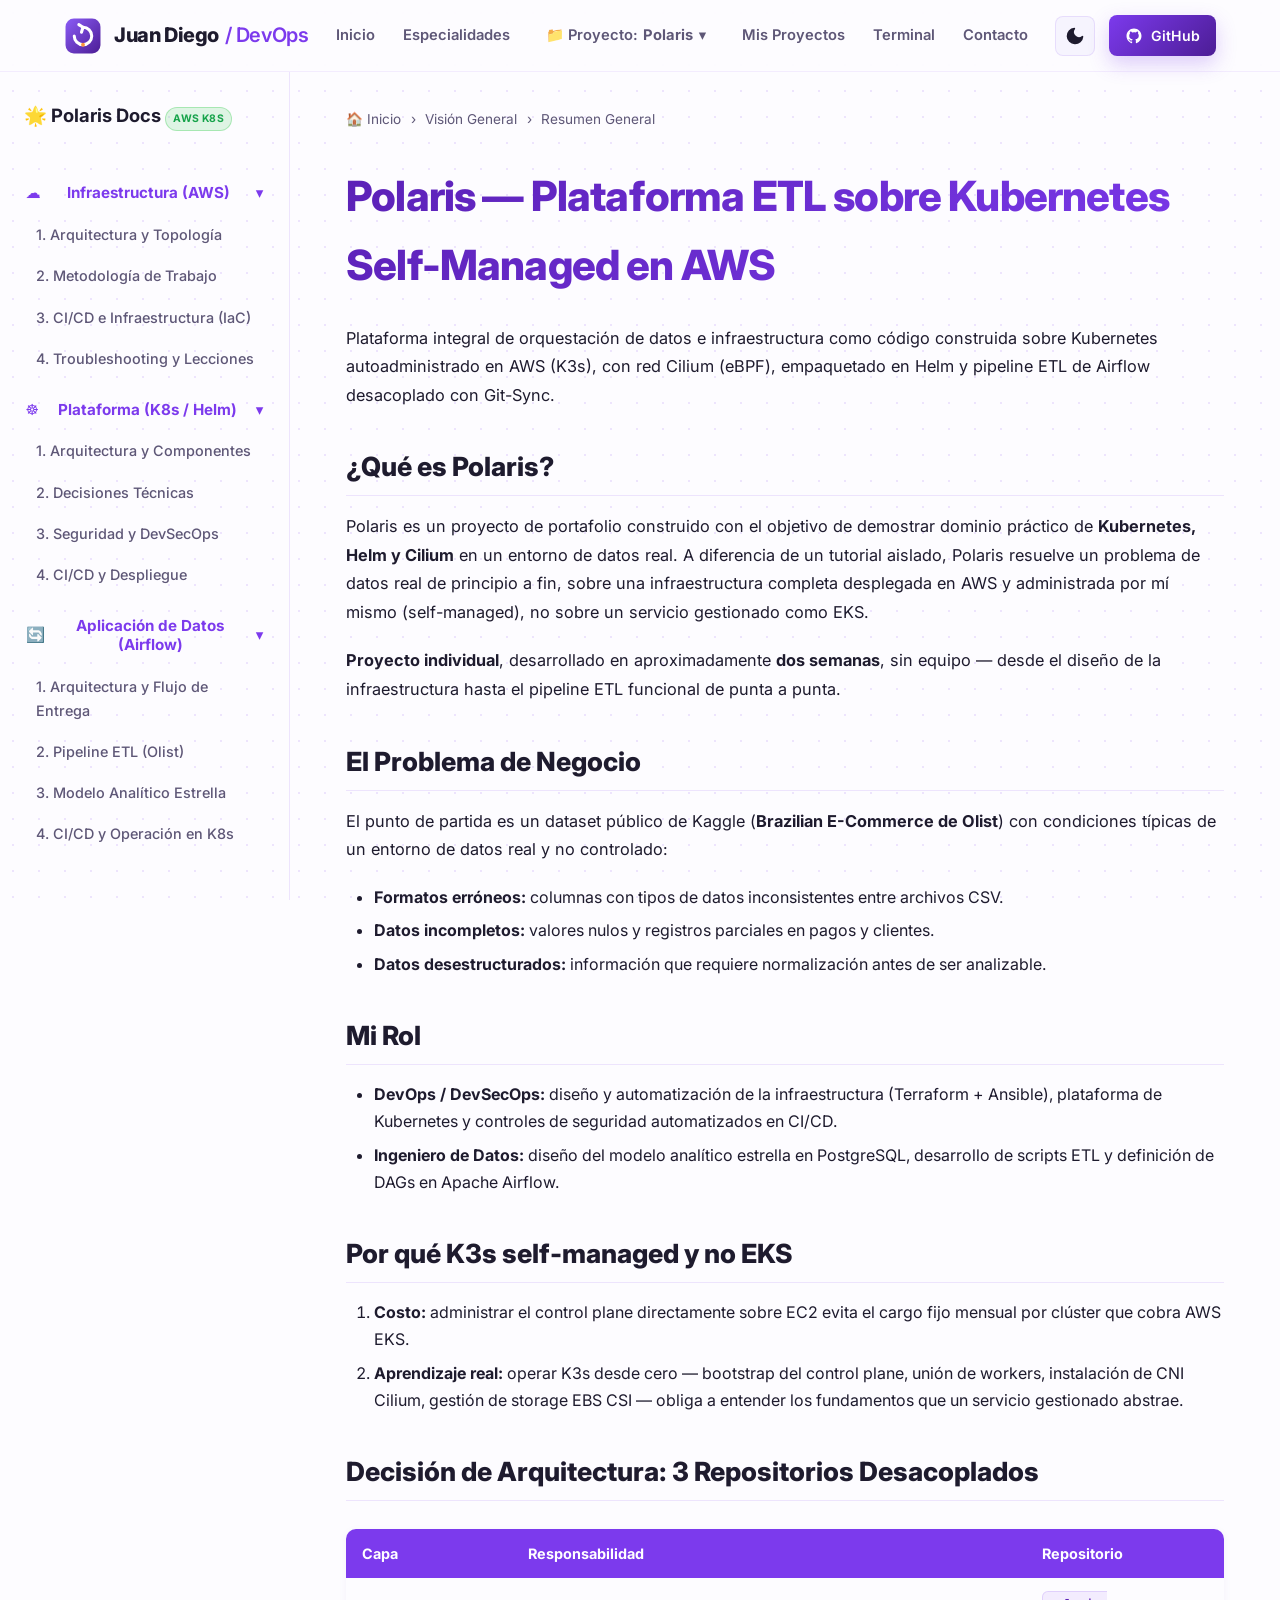
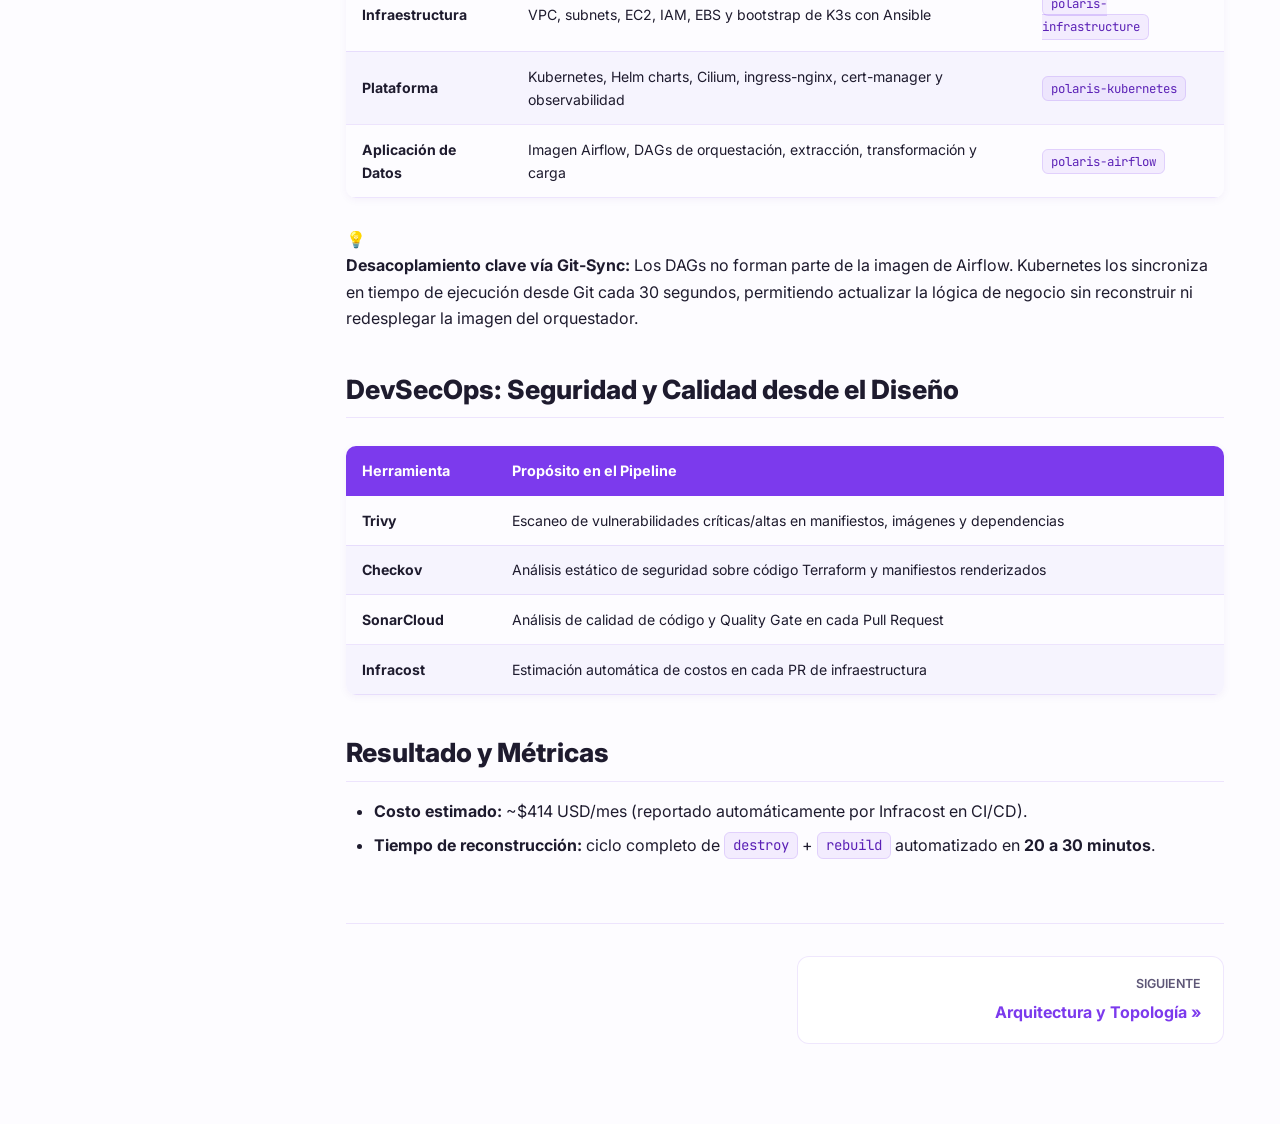
<file: proyectos/polaris/index.html>
<!DOCTYPE html>
<html lang="es" data-theme="light">
<head>
  <meta charset="UTF-8">
  <meta name="viewport" content="width=device-width, initial-scale=1.0">
  <title>Polaris: Kubernetes Self-Managed + Cilium eBPF + ETL en AWS — Juan Diego López Zuluaga</title>
  <meta name="description" content="Documentación técnica del proyecto Polaris: clúster K3s autoadministrado en AWS, CNI Cilium con eBPF O(1), Helm y pipeline ETL con Airflow.">
  <meta name="author" content="Juan Diego López Zuluaga">

  <!-- Favicon e Identidad -->
  <link rel="icon" type="image/x-icon" href="../../assets/favicon.ico">
  <link rel="icon" type="image/svg+xml" href="../../assets/logo.svg">

  <!-- Google Fonts: Inter & JetBrains Mono -->
  <link rel="preconnect" href="https://fonts.googleapis.com">
  <link rel="preconnect" href="https://fonts.gstatic.com" crossorigin>
  <link href="https://fonts.googleapis.com/css2?family=Inter:wght@400;500;600;700;800&family=JetBrains+Mono:wght@400;500;600;700&display=swap" rel="stylesheet">

  <!-- Hoja de estilos modularizada -->
  <link rel="stylesheet" href="../../styles.css">
</head>
<body class="doc-page">
  <!-- ==================== NAVBAR GLOBAL ==================== -->
  <header class="navbar">
    <div class="container navbar__inner">
      <a href="../../index.html#inicio" class="navbar__brand" aria-label="Inicio">
        <img src="../../assets/logo.svg" alt="Logo" class="navbar__logo">
        <span class="navbar__brand-text">Juan Diego <span class="navbar__brand-role" style="color:var(--primary); font-weight:600;">/ DevOps</span></span>
      </a>

      <nav class="navbar__nav" id="navbar-nav">
        <a href="../../index.html#inicio" class="nav__link">Inicio</a>
        <a href="../../index.html#especialidades" class="nav__link">Especialidades</a>
        
        <!-- Menú Desplegable de Proyectos -->
        <div class="nav__dropdown">
          <span class="nav__dropdown-toggle" id="projects-dropdown-btn">
            📁 Proyecto: <strong>Polaris</strong> ▾
          </span>
          <div class="nav__dropdown-menu">
            <a href="../idempotencia/" class="nav__dropdown-item ">
              <span style="font-size:1.2rem;">⚡</span>
              <div>
                <strong>Idempotencia</strong>
                <small>DBaaS Multi-Motor (Fuera de Producción)</small>
              </div>
            </a>
            <a href="#" class="nav__dropdown-item active">
              <span style="font-size:1.2rem;">🌟</span>
              <div>
                <strong>Polaris</strong>
                <small>K8s Self-Managed + Cilium + ETL en AWS</small>
              </div>
            </a>
            <a href="../sirius/" class="nav__dropdown-item ">
              <span style="font-size:1.2rem;">🚕</span>
              <div>
                <strong>Sirius</strong>
                <small>Modern Data Lakehouse en AWS (Spark & Athena)</small>
              </div>
            </a>
            <a href="../pleyades/" class="nav__dropdown-item ">
              <span style="font-size:1.2rem;">🌌</span>
              <div>
                <strong>Pléyades</strong>
                <small>Cloud-Native SaaS, Crossplane & SRE en Azure</small>
              </div>
            </a>
          </div>
        </div>

        <a href="../../index.html#proyectos-catalogo" class="nav__link">Mis Proyectos</a>
        <a href="../../index.html#terminal-general" class="nav__link">Terminal</a>
        <a href="../../index.html#contacto" class="nav__link">Contacto</a>
      </nav>

      <div class="navbar__actions">
        <!-- Conmutador de tema -->
        <button class="theme-toggle" id="theme-toggle-btn" aria-label="Cambiar tema">
          <svg id="theme-icon" viewBox="0 0 24 24" fill="none">
            <path d="M21 12.79A9 9 0 1 1 11.21 3 7 7 0 0 0 21 12.79z" stroke="currentColor" stroke-width="2" stroke-linecap="round" stroke-linejoin="round"/>
          </svg>
        </button>

        <!-- Botón a GitHub -->
        <a href="https://github.com/lopezzuluagaj3-collab" target="_blank" rel="noopener noreferrer" class="button button--primary nav-github-btn" aria-label="GitHub">
          <svg width="18" height="18" viewBox="0 0 24 24" fill="currentColor">
            <path fill-rule="evenodd" clip-rule="evenodd" d="M12 2C6.477 2 2 6.484 2 12.017c0 4.425 2.865 8.18 6.839 9.504.5.092.682-.217.682-.483 0-.237-.008-.868-.013-1.703-2.782.605-3.369-1.343-3.369-1.343-.454-1.158-1.11-1.466-1.11-1.466-.908-.62.069-.608.069-.608 1.003.07 1.53 1.032 1.53 1.032.892 1.53 2.341 1.088 2.91.832.092-.647.35-1.088.636-1.338-2.22-.253-4.555-1.113-4.555-4.951 0-1.093.39-1.988 1.029-2.688-.103-.253-.446-1.272.098-2.65 0 0 .84-.27 2.75 1.026A9.564 9.564 0 0112 6.844c.85.004 1.705.115 2.504.337 1.909-1.296 2.747-1.027 2.747-1.027.546 1.379.202 2.398.1 2.651.64.7 1.028 1.595 1.028 2.688 0 3.848-2.339 4.695-4.566 4.943.359.309.678.92.678 1.855 0 1.338-.012 2.419-.012 2.747 0 .268.18.58.688.482A10.019 10.019 0 0022 12.017C22 6.484 17.522 2 12 2z"/>
          </svg>
          <span class="nav-github-text">GitHub</span>
        </a>

        <!-- Botón Menú Móvil -->
        <button class="mobile-menu-btn" id="mobile-menu-btn" aria-label="Abrir menú">
          <svg class="icon-hamburger" width="22" height="22" viewBox="0 0 24 24" fill="none" stroke="currentColor" stroke-width="2">
            <line x1="3" y1="12" x2="21" y2="12"></line>
            <line x1="3" y1="6" x2="21" y2="6"></line>
            <line x1="3" y1="18" x2="21" y2="18"></line>
          </svg>
          <svg class="icon-close" width="22" height="22" viewBox="0 0 24 24" fill="none" stroke="currentColor" stroke-width="2.5" stroke-linecap="round" stroke-linejoin="round">
            <line x1="18" y1="6" x2="6" y2="18"></line>
            <line x1="6" y1="6" x2="18" y2="18"></line>
          </svg>
        </button>
      </div>
    </div>
  </header>



  <div id="view-proyecto-polaris" class="view-section project-view active">
    <div class="doc-viewer">



      <!-- LAYOUT DOCS: BARRA LATERAL + CONTENIDO -->
      <div class="doc-container">

        <!-- BARRA LATERAL IZQUIERDA CON ACORDEONES -->
        <aside class="doc-sidebar">
          <div class="doc-sidebar__title">
            <span>🌟 Polaris Docs</span>
            <span class="badge badge--success" style="font-size:0.65rem; padding:0.15rem 0.45rem;">AWS K8s</span>
          </div>

          <!-- ENLACE INDEPENDIENTE: RESUMEN GENERAL -->
          <ul class="doc-sidebar__list" style="margin-bottom:0.75rem;">
            <li class="doc-sidebar__item">
              <a href="#doc-polaris/resumen-general" class="doc-sidebar__link active" data-polaris-target="resumen-general">
                📌 Resumen General
              </a>
            </li>
          </ul>

          <!-- CATEGORÍA 1: INFRAESTRUCTURA (AWS / IAC) -->
          <div class="doc-sidebar__category" id="polaris-cat-box-infra">
            <button class="doc-sidebar__category-btn" id="polaris-cat-btn-infra" type="button">
              <span class="doc-sidebar__category-icon">☁️</span>
              <span class="doc-sidebar__category-label">Infraestructura (AWS)</span>
              <span class="doc-sidebar__category-arrow">▾</span>
            </button>
            <ul class="doc-sidebar__list">
              <li class="doc-sidebar__item">
                <a href="#doc-polaris/infra-arquitectura" class="doc-sidebar__link" data-polaris-target="infra-arquitectura">
                  1. Arquitectura y Topología
                </a>
              </li>
              <li class="doc-sidebar__item">
                <a href="#doc-polaris/infra-metodologia" class="doc-sidebar__link" data-polaris-target="infra-metodologia">
                  2. Metodología de Trabajo
                </a>
              </li>
              <li class="doc-sidebar__item">
                <a href="#doc-polaris/infra-cicd" class="doc-sidebar__link" data-polaris-target="infra-cicd">
                  3. CI/CD e Infraestructura (IaC)
                </a>
              </li>
              <li class="doc-sidebar__item">
                <a href="#doc-polaris/infra-troubleshooting" class="doc-sidebar__link" data-polaris-target="infra-troubleshooting">
                  4. Troubleshooting y Lecciones
                </a>
              </li>
            </ul>
          </div>

          <!-- CATEGORÍA 2: PLATAFORMA (KUBERNETES / HELM) -->
          <div class="doc-sidebar__category" id="polaris-cat-box-plat">
            <button class="doc-sidebar__category-btn" id="polaris-cat-btn-plat" type="button">
              <span class="doc-sidebar__category-icon">☸️</span>
              <span class="doc-sidebar__category-label">Plataforma (K8s / Helm)</span>
              <span class="doc-sidebar__category-arrow">▾</span>
            </button>
            <ul class="doc-sidebar__list">
              <li class="doc-sidebar__item">
                <a href="#doc-polaris/plat-componentes" class="doc-sidebar__link" data-polaris-target="plat-componentes">
                  1. Arquitectura y Componentes
                </a>
              </li>
              <li class="doc-sidebar__item">
                <a href="#doc-polaris/plat-decisiones" class="doc-sidebar__link" data-polaris-target="plat-decisiones">
                  2. Decisiones Técnicas
                </a>
              </li>
              <li class="doc-sidebar__item">
                <a href="#doc-polaris/plat-seguridad" class="doc-sidebar__link" data-polaris-target="plat-seguridad">
                  3. Seguridad y DevSecOps
                </a>
              </li>
              <li class="doc-sidebar__item">
                <a href="#doc-polaris/plat-cicd" class="doc-sidebar__link" data-polaris-target="plat-cicd">
                  4. CI/CD y Despliegue
                </a>
              </li>
            </ul>
          </div>

          <!-- CATEGORÍA 3: APLICACIÓN DE DATOS (AIRFLOW / ETL) -->
          <div class="doc-sidebar__category" id="polaris-cat-box-datos">
            <button class="doc-sidebar__category-btn" id="polaris-cat-btn-datos" type="button">
              <span class="doc-sidebar__category-icon">🔄</span>
              <span class="doc-sidebar__category-label">Aplicación de Datos (Airflow)</span>
              <span class="doc-sidebar__category-arrow">▾</span>
            </button>
            <ul class="doc-sidebar__list">
              <li class="doc-sidebar__item">
                <a href="#doc-polaris/datos-flujo" class="doc-sidebar__link" data-polaris-target="datos-flujo">
                  1. Arquitectura y Flujo de Entrega
                </a>
              </li>
              <li class="doc-sidebar__item">
                <a href="#doc-polaris/datos-pipeline" class="doc-sidebar__link" data-polaris-target="datos-pipeline">
                  2. Pipeline ETL (Olist)
                </a>
              </li>
              <li class="doc-sidebar__item">
                <a href="#doc-polaris/datos-modelo" class="doc-sidebar__link" data-polaris-target="datos-modelo">
                  3. Modelo Analítico Estrella
                </a>
              </li>
              <li class="doc-sidebar__item">
                <a href="#doc-polaris/datos-operacion" class="doc-sidebar__link" data-polaris-target="datos-operacion">
                  4. CI/CD y Operación en K8s
                </a>
              </li>
            </ul>
          </div>
        </aside>

        <!-- CONTENIDO PRINCIPAL DEL DOCUMENTO -->
        <main class="doc-main">

          <!-- MIGAS DE PAN ESTILO DOCUSAURUS -->
          <nav class="doc-breadcrumbs">
            <a href="#inicio" class="doc-breadcrumbs__item">🏠 Inicio</a>
            <span class="doc-breadcrumbs__separator">›</span>
            <span class="doc-breadcrumbs__item" id="polaris-breadcrumb-cat">Visión General</span>
            <span class="doc-breadcrumbs__separator">›</span>
            <span class="doc-breadcrumbs__current" id="polaris-breadcrumb-current">Resumen General</span>
          </nav>

          <!-- ==================== ARTÍCULOS TÉCNICOS ==================== -->

          <!-- 0. RESUMEN GENERAL -->
          <article id="polaris-art-resumen-general" class="doc-article active">
            <h1 class="doc-article__title">Polaris — Plataforma ETL sobre Kubernetes Self-Managed en AWS</h1>
            <p class="doc-article__lead">
              Plataforma integral de orquestación de datos e infraestructura como código construida sobre Kubernetes autoadministrado en AWS (K3s), con red Cilium (eBPF), empaquetado en Helm y pipeline ETL de Airflow desacoplado con Git-Sync.
            </p>

            <h2>¿Qué es Polaris?</h2>
            <p>
              Polaris es un proyecto de portafolio construido con el objetivo de demostrar dominio práctico de <strong>Kubernetes, Helm y Cilium</strong> en un entorno de datos real. A diferencia de un tutorial aislado, Polaris resuelve un problema de datos real de principio a fin, sobre una infraestructura completa desplegada en AWS y administrada por mí mismo (self-managed), no sobre un servicio gestionado como EKS.
            </p>
            <p>
              <strong>Proyecto individual</strong>, desarrollado en aproximadamente <strong>dos semanas</strong>, sin equipo — desde el diseño de la infraestructura hasta el pipeline ETL funcional de punta a punta.
            </p>

            <h2>El Problema de Negocio</h2>
            <p>
              El punto de partida es un dataset público de Kaggle (<strong>Brazilian E-Commerce de Olist</strong>) con condiciones típicas de un entorno de datos real y no controlado:
            </p>
            <ul>
              <li><strong>Formatos erróneos:</strong> columnas con tipos de datos inconsistentes entre archivos CSV.</li>
              <li><strong>Datos incompletos:</strong> valores nulos y registros parciales en pagos y clientes.</li>
              <li><strong>Datos desestructurados:</strong> información que requiere normalización antes de ser analizable.</li>
            </ul>

            <h2>Mi Rol</h2>
            <ul>
              <li><strong>DevOps / DevSecOps:</strong> diseño y automatización de la infraestructura (Terraform + Ansible), plataforma de Kubernetes y controles de seguridad automatizados en CI/CD.</li>
              <li><strong>Ingeniero de Datos:</strong> diseño del modelo analítico estrella en PostgreSQL, desarrollo de scripts ETL y definición de DAGs en Apache Airflow.</li>
            </ul>

            <h2>Por qué K3s self-managed y no EKS</h2>
            <ol>
              <li><strong>Costo:</strong> administrar el control plane directamente sobre EC2 evita el cargo fijo mensual por clúster que cobra AWS EKS.</li>
              <li><strong>Aprendizaje real:</strong> operar K3s desde cero — bootstrap del control plane, unión de workers, instalación de CNI Cilium, gestión de storage EBS CSI — obliga a entender los fundamentos que un servicio gestionado abstrae.</li>
            </ol>

            <h2>Decisión de Arquitectura: 3 Repositorios Desacoplados</h2>
            <div class="doc-table-wrapper">
              <table class="doc-table">
                <thead>
                  <tr>
                    <th>Capa</th>
                    <th>Responsabilidad</th>
                    <th>Repositorio</th>
                  </tr>
                </thead>
                <tbody>
                  <tr>
                    <td><strong>Infraestructura</strong></td>
                    <td>VPC, subnets, EC2, IAM, EBS y bootstrap de K3s con Ansible</td>
                    <td><code>polaris-infrastructure</code></td>
                  </tr>
                  <tr>
                    <td><strong>Plataforma</strong></td>
                    <td>Kubernetes, Helm charts, Cilium, ingress-nginx, cert-manager y observabilidad</td>
                    <td><code>polaris-kubernetes</code></td>
                  </tr>
                  <tr>
                    <td><strong>Aplicación de Datos</strong></td>
                    <td>Imagen Airflow, DAGs de orquestación, extracción, transformación y carga</td>
                    <td><code>polaris-airflow</code></td>
                  </tr>
                </tbody>
              </table>
            </div>

            <div class="doc-alert doc-alert--info">
              <span class="doc-alert__icon">💡</span>
              <div class="doc-alert__body">
                <strong>Desacoplamiento clave vía Git-Sync:</strong> Los DAGs no forman parte de la imagen de Airflow. Kubernetes los sincroniza en tiempo de ejecución desde Git cada 30 segundos, permitiendo actualizar la lógica de negocio sin reconstruir ni redesplegar la imagen del orquestador.
              </div>
            </div>

            <h2>DevSecOps: Seguridad y Calidad desde el Diseño</h2>
            <div class="doc-table-wrapper">
              <table class="doc-table">
                <thead>
                  <tr>
                    <th>Herramienta</th>
                    <th>Propósito en el Pipeline</th>
                  </tr>
                </thead>
                <tbody>
                  <tr>
                    <td><strong>Trivy</strong></td>
                    <td>Escaneo de vulnerabilidades críticas/altas en manifiestos, imágenes y dependencias</td>
                  </tr>
                  <tr>
                    <td><strong>Checkov</strong></td>
                    <td>Análisis estático de seguridad sobre código Terraform y manifiestos renderizados</td>
                  </tr>
                  <tr>
                    <td><strong>SonarCloud</strong></td>
                    <td>Análisis de calidad de código y Quality Gate en cada Pull Request</td>
                  </tr>
                  <tr>
                    <td><strong>Infracost</strong></td>
                    <td>Estimación automática de costos en cada PR de infraestructura</td>
                  </tr>
                </tbody>
              </table>
            </div>

            <h2>Resultado y Métricas</h2>
            <ul>
              <li><strong>Costo estimado:</strong> ~$414 USD/mes (reportado automáticamente por Infracost en CI/CD).</li>
              <li><strong>Tiempo de reconstrucción:</strong> ciclo completo de <code>destroy</code> + <code>rebuild</code> automatizado en <strong>20 a 30 minutos</strong>.</li>
            </ul>
          </article>

          <!-- 1. INFRAESTRUCTURA - ARQUITECTURA Y TOPOLOGÍA -->
          <article id="polaris-art-infra-arquitectura" class="doc-article">
            <h1 class="doc-article__title">Infraestructura — Arquitectura y Topología de Red</h1>
            <p>
              Repositorio: <code>polaris-infrastructure</code>. Este componente aprovisiona todos los recursos cloud en AWS mediante <strong>Terraform</strong> y orquesta el arranque del clúster <strong>K3s</strong> mediante <strong>Ansible</strong>, incluyendo el registro automatizado de un GitHub Actions self-hosted runner y de un Deploy Key SSH.
            </p>

            <h2>Stack Tecnológico</h2>
            <div class="doc-table-wrapper">
              <table class="doc-table">
                <thead>
                  <tr>
                    <th>Área</th>
                    <th>Tecnología / Enfoque</th>
                  </tr>
                </thead>
                <tbody>
                  <tr><td>Cloud</td><td>AWS (us-east-1)</td></tr>
                  <tr><td>IaC</td><td>Terraform (módulos networking, compute, iam, security_groups)</td></tr>
                  <tr><td>CaC</td><td>Ansible (roles k8s_master, k8s_worker, helm, ebs_csi, runner)</td></tr>
                  <tr><td>Orquestación</td><td>K3s (Kubernetes ligero)</td></tr>
                  <tr><td>CNI</td><td>Cilium (eBPF)</td></tr>
                  <tr><td>Ingress</td><td>NGINX Ingress Controller</td></tr>
                  <tr><td>CI/CD Runner</td><td>GitHub Actions Self-Hosted Runner en nodo privado</td></tr>
                  <tr><td>Calidad & Costos</td><td>TFLint, Checkov, Infracost, SonarCloud</td></tr>
                  <tr><td>Autenticación CI</td><td>GitHub Actions + AWS OIDC (sin credenciales estáticas)</td></tr>
                </tbody>
              </table>
            </div>

            <h2>Topología de Red AWS</h2>
            <div class="doc-code-block">
              <div class="doc-code-block__header">Topología VPC y Subredes</div>
              <pre><code>Internet (0.0.0.0/0)
    │
[Internet Gateway]
    │
[VPC 12.0.0.0/16]
    ├── [Subnet Pública — 12.0.1.0/24]
    │       EC2-1: svr-proxy (Bastión + NGINX Ingress + Elastic IP) [c7i-flex.large]
    │       NAT Gateway (Egress de subred privada)
    │
    └── [Subnet Privada — 12.0.2.0/24] (Aislada de Internet directo)
            EC2-2: svr-airflow   (K3s Control Plane + GitHub Runner + Deploy Key)
            EC2-3: svr-rabbitmq  (Worker K8s: Broker RabbitMQ)
            EC2-4a: svr-celery-1 (Worker K8s: Celery Worker 1)
            EC2-4b: svr-celery-2 (Worker K8s: Celery Worker 2)
            EC2-5: svr-db        (Worker K8s: Base de Datos PostgreSQL)</code></pre>
            </div>

            <h2>Inventario de Instancias EC2</h2>
            <div class="doc-table-wrapper">
              <table class="doc-table">
                <thead>
                  <tr>
                    <th>Instancia</th>
                    <th>Hostname</th>
                    <th>Función</th>
                    <th>Subred</th>
                    <th>Rol K8s</th>
                  </tr>
                </thead>
                <tbody>
                  <tr><td>EC2-1</td><td>svr-proxy</td><td>Bastión + controlador NGINX Ingress</td><td>Pública</td><td>Edge / Proxy</td></tr>
                  <tr><td>EC2-2</td><td>svr-airflow</td><td>Plano de control K3s + Airflow + Runner</td><td>Privada</td><td>Control Plane</td></tr>
                  <tr><td>EC2-3</td><td>svr-rabbitmq</td><td>Broker de mensajería RabbitMQ</td><td>Privada</td><td>Worker</td></tr>
                  <tr><td>EC2-4 (×2)</td><td>svr-celery-1/2</td><td>Workers Celery paralelos</td><td>Privada</td><td>Worker</td></tr>
                  <tr><td>EC2-5</td><td>svr-db</td><td>Warehouse y metadatos PostgreSQL</td><td>Privada</td><td>Worker</td></tr>
                </tbody>
              </table>
            </div>
            <p>
              Todas las instancias comparten configuración de seguridad estricta: tipo <code>c7i-flex.large</code>, <strong>IMDSv2 forzado</strong> y volúmenes EBS <strong>gp3 encriptados</strong> con llaves administradas por KMS.
            </p>
          </article>

          <!-- 2. INFRAESTRUCTURA - METODOLOGÍA -->
          <article id="polaris-art-infra-metodologia" class="doc-article">
            <h1 class="doc-article__title">Infraestructura — Metodología de Trabajo</h1>
            <p class="doc-article__lead">
              Estrategia de desarrollo sistemática: paso de configuración manual validada a automatización reproducible con Ansible y Terraform.
            </p>

            <h2>Secuencia: Manual → Documentado → Automatizado</h2>
            <ol>
              <li><strong>Configurar manualmente primero:</strong> instalación y prueba directa en instancias EC2 (K3s, Cilium, runner, deploy key) hasta llegar a un estado saludable.</li>
              <li><strong>Documentar cada paso validado:</strong> registro exacto de paquetes, variables de entorno y comandos necesarios.</li>
              <li><strong>Traducir a roles de Ansible (CaC):</strong> estructuración de 6 roles ordenados en <code>site.yml</code> (<code>k8s_master</code>, <code>k8s_worker</code>, <code>helm</code>, <code>ebs_csi_driver</code>, <code>github_runner</code>, <code>deploy_key</code>).</li>
            </ol>

            <h2>Inyección de Secretos sin Ansible Vault</h2>
            <p>
              Los secretos que requiere Ansible (PAT de GitHub, IP de control plane, llaves del CSI Driver) se inyectan como variables de entorno mediante <code>lookup('env', ...)</code> cargadas desde un archivo <code>.env</code> local excluido de Git.
            </p>
            <div class="doc-alert doc-alert--warning">
              <span class="doc-alert__icon">⚠️</span>
              <div class="doc-alert__body">
                <strong>Trade-off consciente:</strong> Se priorizó la reproducibilidad desatendida (sin tener que desbloquear un vault interactivo en cada reconstrucción), sabiendo que en producción corporativa se optaría por HashiCorp Vault o AWS Secrets Manager.
              </div>
            </div>
          </article>

          <!-- 3. INFRAESTRUCTURA - CICD IAC -->
          <article id="polaris-art-infra-cicd" class="doc-article">
            <h1 class="doc-article__title">Infraestructura — CI/CD e Infraestructura como Código</h1>

            <h2>Patrón Plan-and-Apply con Aprobación Manual</h2>
            <p>
              Cada push o PR a <code>main</code> valida la sintaxis y genera un plan de Terraform; la aplicación real (<code>apply</code>) exige aprobación manual mediante GitHub Environments, reutilizando el plan previamente compilado como artefacto inmutable.
            </p>

            <div class="doc-table-wrapper">
              <table class="doc-table">
                <thead>
                  <tr>
                    <th>Etapa</th>
                    <th>Herramienta</th>
                    <th>Propósito</th>
                  </tr>
                </thead>
                <tbody>
                  <tr><td>Auth</td><td><code>aws-actions/configure-aws-credentials</code></td><td>Federación OIDC sin credenciales estáticas de larga duración</td></tr>
                  <tr><td>Lint</td><td>TFLint</td><td>Reglas de buenas prácticas de Terraform</td></tr>
                  <tr><td>Validate</td><td><code>terraform validate</code></td><td>Chequeo formal de sintaxis</td></tr>
                  <tr><td>Security</td><td>Checkov</td><td>Análisis estático de seguridad sobre IaC</td></tr>
                  <tr><td>Costos</td><td>Infracost</td><td>Estimación de impacto financiero en cada PR</td></tr>
                  <tr><td>Calidad</td><td>SonarCloud</td><td>Quality Gate de código</td></tr>
                  <tr><td>Plan</td><td><code>terraform plan</code></td><td>Generación de plan de ejecución reproducible</td></tr>
                  <tr><td>Apply</td><td><code>terraform apply</code></td><td>Despliegue protegido con aprobación en Environment</td></tr>
                </tbody>
              </table>
            </div>

            <h2>Infracost: Visibilidad Financiera Continua</h2>
            <p>
              El costo de Polaris se estima en <strong>~$414 USD/mes</strong>, distribuido en 6 instancias EC2 <code>c7i-flex.large</code>, un NAT Gateway y volúmenes EBS gp3.
            </p>
          </article>

          <!-- 4. INFRAESTRUCTURA - TROUBLESHOOTING -->
          <article id="polaris-art-infra-troubleshooting" class="doc-article">
            <h1 class="doc-article__title">Infraestructura — Troubleshooting y Lecciones Aprendidas</h1>
            <p>
              Bitácora de problemas reales encontrados durante los múltiples ciclos de <code>destroy</code> y <code>rebuild</code> de Polaris, con su análisis causa-raíz y solución.
            </p>

            <h2>1. Kubernetes y Cilium</h2>
            <div class="doc-table-wrapper">
              <table class="doc-table">
                <thead>
                  <tr><th>Síntoma</th><th>Causa</th><th>Solución Técnica</th></tr>
                </thead>
                <tbody>
                  <tr>
                    <td><code>kubectl get node</code> falla con permission denied</td>
                    <td><code>kubectl</code> es symlink a <code>k3s</code>, que ignora <code>~/.kube/config</code> si <code>KUBECONFIG</code> no está exportado</td>
                    <td>Exportar <code>KUBECONFIG=$HOME/.kube/config</code> y en tareas de Ansible con <code>become_user</code> declarar <code>environment: {KUBECONFIG: ...}</code></td>
                  </tr>
                  <tr>
                    <td><code>cilium has no deployed releases</code> al hacer upgrade</td>
                    <td>Clúster nuevo sin instalación previa de Cilium</td>
                    <td>Condicionar tareas con <code>helm status cilium -n kube-system</code> (existencia), no por <code>cilium status</code> (salud)</td>
                  </tr>
                  <tr>
                    <td>Workers en <code>NotReady</code> indefinidamente</td>
                    <td><code>K3S_URL</code> en el join del worker sin puerto explícito</td>
                    <td>Agregar <code>:6443</code> explícito en la URL de join del cluster</td>
                  </tr>
                </tbody>
              </table>
            </div>

            <h2>2. Ansible</h2>
            <div class="doc-table-wrapper">
              <table class="doc-table">
                <thead>
                  <tr><th>Síntoma</th><th>Causa</th><th>Solución Técnica</th></tr>
                </thead>
                <tbody>
                  <tr>
                    <td><code>hostvars[...]['ansible_host'] undefined</code></td>
                    <td>El inventario usa alias SSH con ProxyJump</td>
                    <td>Usar variables de entorno o variables custom en lugar de sobrescribir <code>ansible_host</code></td>
                  </tr>
                  <tr>
                    <td>Role existe pero nunca se ejecuta</td>
                    <td>El role no estaba referenciado en <code>site.yml</code></td>
                    <td>Confirmar siempre que <code>site.yml</code> invoque el role en algún play</td>
                  </tr>
                  <tr>
                    <td><code>sudo: interactive authentication required</code> en <code>delegate_to: localhost</code></td>
                    <td>Hereda <code>become: true</code> del play en la máquina de control</td>
                    <td>Añadir <code>become: false</code> explícito en tareas delegadas a localhost</td>
                  </tr>
                </tbody>
              </table>
            </div>

            <h2>3. GitHub Actions Runner y Deploy Key</h2>
            <div class="doc-table-wrapper">
              <table class="doc-table">
                <thead>
                  <tr><th>Síntoma</th><th>Causa</th><th>Solución Técnica</th></tr>
                </thead>
                <tbody>
                  <tr>
                    <td><code>Invalid header value b'Bearer ...\r'</code></td>
                    <td>Archivo <code>.env</code> con terminadores CRLF de Windows</td>
                    <td>Ejecutar <code>sed -i 's/\r$//' .env</code> y añadir filtro <code>| trim</code> en Ansible</td>
                  </tr>
                  <tr>
                    <td><code>kubectl apply</code> falla con permission denied desde el runner</td>
                    <td>El runner corre como servicio systemd sin variables de shell</td>
                    <td>Declarar <code>KUBECONFIG=/home/ubuntu/.kube/config</code> en <code>actions-runner/.env</code></td>
                  </tr>
                </tbody>
              </table>
            </div>
          </article>

          <!-- 5. PLATAFORMA - COMPONENTES -->
          <article id="polaris-art-plat-componentes" class="doc-article">
            <h1 class="doc-article__title">Plataforma — Arquitectura y Componentes</h1>
            <p>
              Repositorio: <code>polaris-kubernetes</code>. Capa de plataforma que empaqueta y orquesta todos los servicios sobre el clúster K3s.
            </p>

            <h2>Componentes Desplegados</h2>
            <div class="doc-table-wrapper">
              <table class="doc-table">
                <thead>
                  <tr>
                    <th>Componente</th>
                    <th>Implementación</th>
                    <th>Propósito</th>
                  </tr>
                </thead>
                <tbody>
                  <tr><td>Orquestación ETL</td><td>Apache Airflow (CeleryExecutor)</td><td>Programar y coordinar DAGs</td></tr>
                  <tr><td>Ejecución Distribuida</td><td>Celery Workers</td><td>Ejecución paralela de tareas de transformación</td></tr>
                  <tr><td>Mensajería</td><td>RabbitMQ</td><td>Message broker para cola de Celery</td></tr>
                  <tr><td>Persistencia</td><td>PostgreSQL</td><td>Metadatos de Airflow y Data Warehouse analítico</td></tr>
                  <tr><td>Networking</td><td>Cilium</td><td>CNI de alto rendimiento con eBPF y NetworkPolicies</td></tr>
                  <tr><td>Entrada</td><td>ingress-nginx</td><td>Exposición de servicios HTTP/HTTPS con TLS</td></tr>
                  <tr><td>Certificados</td><td>cert-manager + Let's Encrypt</td><td>Emisión y renovación automática de certificados SSL</td></tr>
                  <tr><td>Observabilidad</td><td>kube-prometheus-stack</td><td>Prometheus, Grafana, Alertmanager y exporters</td></tr>
                  <tr><td>Empaquetado</td><td>Helm 3</td><td>Configuración y versionado de releases declarativos</td></tr>
                </tbody>
              </table>
            </div>

            <h2>Namespaces por Dominio</h2>
            <p>
              Aislamiento estricto en tres namespaces: <code>airflow</code>, <code>data</code> y <code>monitoring</code>.
            </p>
          </article>

          <!-- 6. PLATAFORMA - DECISIONES TÉCNICAS -->
          <article id="polaris-art-plat-decisiones" class="doc-article">
            <h1 class="doc-article__title">Plataforma — Decisiones Técnicas</h1>

            <h2>Helm con Valores Separados del Chart</h2>
            <p>
              Los charts upstream (Bitnami, Apache Airflow, Prometheus Community) se consumen directamente y las personalizaciones residen en <code>charts/*/values.yaml</code>. El pipeline descarga los charts, ejecuta <code>helm lint</code> y genera manifiestos en <code>rendered/</code> para ser auditados por Checkov y Trivy.
            </p>

            <h2>Airflow Desplegado sin <code>--wait</code></h2>
            <p>
              Airflow se despliega sin la bandera <code>--wait</code> de Helm para evitar un bloqueo circular con su hook de migración de base de datos. La verificación de salud se ejecuta posteriormente una vez completada la migración.
            </p>

            <h2>Cilium CNI con eBPF (O(1)) vs iptables tradicional (O(N))</h2>
            <p>
              En lugar del stack por defecto con <code>kube-proxy</code> e <code>iptables</code>, Polaris implementa <strong>Cilium con eBPF</strong> para eliminar el cuello de botella algorítmico lineal $O(N)$. Cilium inyecta bytecode en el kernel de Linux y resuelve los endpoints mediante <strong>BPF Hash Maps</strong> en tiempo constante $O(1)$, evitando bloqueos de tabla en memoria del kernel al escalar réplicas y manteniendo latencia ultrabaja.
            </p>

            <h2>Almacenamiento Persistente EBS CSI con StatefulSets</h2>
            <p>
              PostgreSQL, RabbitMQ y la observabilidad utilizan la StorageClass <code>ebs-sc</code> gestionada por el driver AWS EBS CSI. Los servicios de base de datos y mensajería se orquestan como <strong>StatefulSets</strong> con <code>volumeClaimTemplates</code>, garantizando volúmenes independientes, identidades ordinales estables (<code>postgresql-0</code>) y prevención de corrupción de datos (<em>Split-Brain</em>).
            </p>
          </article>

          <!-- 7. PLATAFORMA - SEGURIDAD DEVSECOPS -->
          <article id="polaris-art-plat-seguridad" class="doc-article">
            <h1 class="doc-article__title">Plataforma — Seguridad y DevSecOps</h1>
            <p class="doc-article__lead">
              La seguridad como condición inherente de entrega: escaneo estático, hardening de contenedores y TLS automático.
            </p>

            <h2>Controles en el Pipeline</h2>
            <ul>
              <li><strong>YAMLLint & Helm Lint:</strong> sintaxis de manifiestos y charts.</li>
              <li><strong>Checkov:</strong> auditoría de seguridad sobre manifiestos renderizados.</li>
              <li><strong>Trivy:</strong> escaneo de vulnerabilidades; detiene el pipeline ante hallazgos <code>CRITICAL</code> o <code>HIGH</code>.</li>
              <li><strong>SonarCloud:</strong> cumplimiento del Quality Gate de código.</li>
            </ul>

            <h2>Hardening de Pods</h2>
            <ul>
              <li>Ejecución con <strong>usuario no root</strong>.</li>
              <li>Perfil de seguridad <code>seccompProfile: RuntimeDefault</code>.</li>
              <li>Capabilities de Linux eliminadas (<code>drop: ALL</code>) y restricción de escalado de privilegios.</li>
            </ul>
          </article>

          <!-- 8. PLATAFORMA - CICD Y DESPLIEGUE -->
          <article id="polaris-art-plat-cicd" class="doc-article">
            <h1 class="doc-article__title">Plataforma — CI/CD y Despliegue</h1>

            <h2>Secuencia del Pipeline</h2>
            <div class="doc-code-block">
              <pre><code>YAMLLint ➔ Helm lint + render + Checkov ➔ Trivy + SonarCloud ➔ Deploy en Runner Self-Hosted ➔ Verificación de rollouts</code></pre>
            </div>

            <h2>Lección: Versionado Inmutable de Charts</h2>
            <p>
              El pipeline fija versiones explícitas para Airflow, PostgreSQL y RabbitMQ. Un upgrade de Helm sin versión fijada modificó en una ocasión <code>volumeClaimTemplates</code> (campo inmutable de StatefulSet), forzando la recreación del PVC. Fijar las versiones eliminó de raíz este riesgo.
            </p>
          </article>

          <!-- 9. DATOS - ARQUITECTURA Y FLUJO -->
          <article id="polaris-art-datos-flujo" class="doc-article">
            <h1 class="doc-article__title">Aplicación de Datos — Arquitectura y Flujo de Entrega</h1>
            <p>
              Repositorio: <code>polaris-airflow</code>. Responsable de construir la imagen de runtime, orquestar el pipeline de datos y publicar artefactos trazables en GitHub Container Registry (GHCR).
            </p>

            <h2>Flujo de Integración y Despliegue</h2>
            <div class="doc-code-block">
              <div class="doc-code-block__header">Flujo CI/CD de Datos</div>
              <pre><code>Checkout
  ├── Hadolint (Análisis de Dockerfile)
  ├── Pytest + Cobertura de pruebas unitarias
  ├── Build de imagen basada en apache/airflow:3.2.2
  ├── Smoke test de imports y dependencias
  ├── Trivy scan de la imagen construida
  ├── SonarCloud Quality Gate
  ├── Publicación en GHCR con tags &lt;commit-sha&gt; y latest
  └── repository_dispatch (evento deploy-airflow hacia polaris-kubernetes)</code></pre>
            </div>
          </article>

          <!-- 10. DATOS - PIPELINE ETL -->
          <article id="polaris-art-datos-pipeline" class="doc-article">
            <h1 class="doc-article__title">Aplicación de Datos — Pipeline ETL (Olist)</h1>
            <p>
              El DAG <code>olist_etl_pipeline</code> procesa el dataset brasileño de comercio electrónico con ejecución lineal para garantizar integridad entre etapas.
            </p>

            <h2>Fases del Pipeline</h2>
            <ol>
              <li><strong>Extracción (<code>kaggle_downloader.py</code>):</strong> descarga mediante Kaggle CLI, omitiendo archivos ya presentes para evitar tráfico y redundancia.</li>
              <li><strong>Transformación (<code>clean_orders.py</code>):</strong> casteo de tipos temporales, derivación de macro-regiones, agregación previa de pagos y reseñas por pedido para evitar duplicidad de filas, y validación estricta de cantidad de registros.</li>
              <li><strong>Carga (<code>postgres_loader.py</code>):</strong> carga por lotes de 2.000 filas con cláusula <code>ON CONFLICT DO NOTHING</code> dentro de una transacción ACID con rollback ante fallos.</li>
            </ol>
          </article>

          <!-- 11. DATOS - MODELO ANALÍTICO -->
          <article id="polaris-art-datos-modelo" class="doc-article">
            <h1 class="doc-article__title">Aplicación de Datos — Modelo Analítico Estrella</h1>
            <p>
              Esquema estrella en PostgreSQL optimizado para consultas analíticas y consumo directo en herramientas de BI.
            </p>

            <div class="doc-table-wrapper">
              <table class="doc-table">
                <thead>
                  <tr>
                    <th>Objeto</th>
                    <th>Tipo</th>
                    <th>Descripción</th>
                  </tr>
                </thead>
                <tbody>
                  <tr><td><code>analytics.dim_customer</code></td><td>Dimensión</td><td>Clientes, ciudades y macro-regiones</td></tr>
                  <tr><td><code>analytics.dim_product</code></td><td>Dimensión</td><td>Productos, categorías y dimensiones físicas</td></tr>
                  <tr><td><code>analytics.dim_seller</code></td><td>Dimensión</td><td>Vendedores y localización regional</td></tr>
                  <tr><td><code>analytics.dim_date</code></td><td>Dimensión</td><td>Calendario derivado de fechas de pedidos</td></tr>
                  <tr><td><code>analytics.fact_sales</code></td><td>Tabla de Hechos</td><td>Líneas de venta, precios, fletes y métricas de satisfacción</td></tr>
                  <tr><td><code>analytics.v_order_metrics</code></td><td>Vista SQL</td><td>Métricas agregadas a nivel de orden</td></tr>
                  <tr><td><code>analytics.v_sales_by_date_category</code></td><td>Vista SQL</td><td>Ventas agregadas por fecha y categoría de producto</td></tr>
                </tbody>
              </table>
            </div>
          </article>

          <!-- 12. DATOS - CI/CD Y OPERACIÓN -->
          <article id="polaris-art-datos-operacion" class="doc-article">
            <h1 class="doc-article__title">Aplicación de Datos — CI/CD y Operación en K8s</h1>

            <h2>Controles de Calidad y Seguridad</h2>
            <ul>
              <li><strong>UID 50000:</strong> la imagen no ejecuta procesos como root.</li>
              <li><strong>GitHub Actions fijadas por SHA:</strong> reducción de ataques de cadena de suministro.</li>
              <li><strong>SQL Parametrizado:</strong> uso estricto de <code>psycopg2.sql</code> y <code>execute_values</code> para prevenir inyección SQL.</li>
            </ul>

            <h2>Limitaciones Conocidas (Documentadas)</h2>
            <ul>
              <li>El DAG tiene <code>schedule=None</code> para dispararse de manera controlada.</li>
              <li>El dataset incluye 9 archivos pero se modelan 8 (la geolocalización se conserva como insumo para fases analíticas futuras).</li>
            </ul>
          </article>

          <!-- PAGINACIÓN ANTERIOR / SIGUIENTE -->
          <div class="doc-pagination">
            <div class="doc-pagination__card prev" id="polaris-pag-prev" style="visibility:hidden;">
              <span class="doc-pagination__label">Anterior</span>
              <span class="doc-pagination__title">« </span>
            </div>
            <div class="doc-pagination__card next" id="polaris-pag-next">
              <span class="doc-pagination__label">Siguiente</span>
              <span class="doc-pagination__title">Arquitectura y Topología »</span>
            </div>
          </div>

        </main>
      </div>

    </div>
  </div>


  <!-- Botón Flotante para Subir Suavemente (Scroll to Top) -->
  <button id="scroll-to-top-btn" class="scroll-to-top" aria-label="Volver arriba" title="Subir suavemente al inicio">
    <svg width="22" height="22" viewBox="0 0 24 24" fill="none" stroke="currentColor" stroke-width="2.5" stroke-linecap="round" stroke-linejoin="round">
      <polyline points="18 15 12 9 6 15"></polyline>
    </svg>
  </button>

  <!-- Lógica JavaScript Modular -->
  <script src="../../app.js"></script>
</body>
</html>
</file>
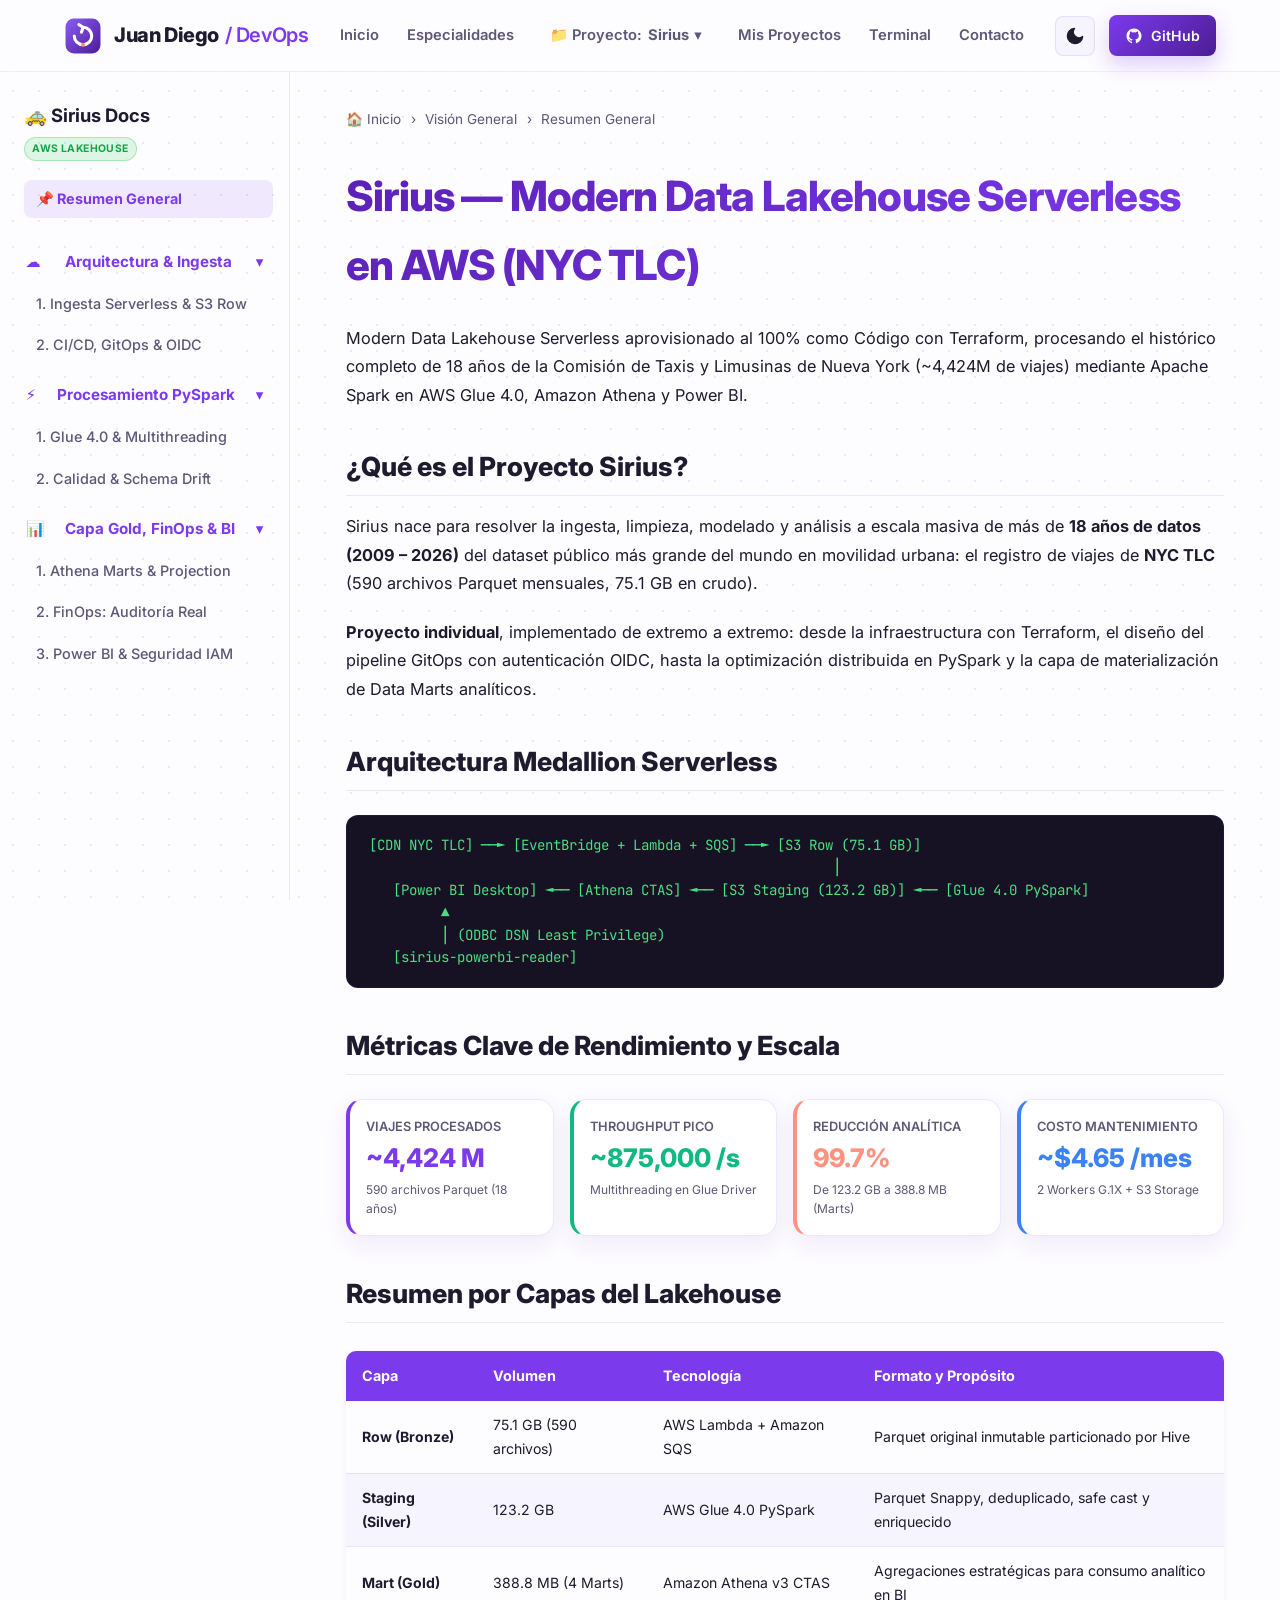
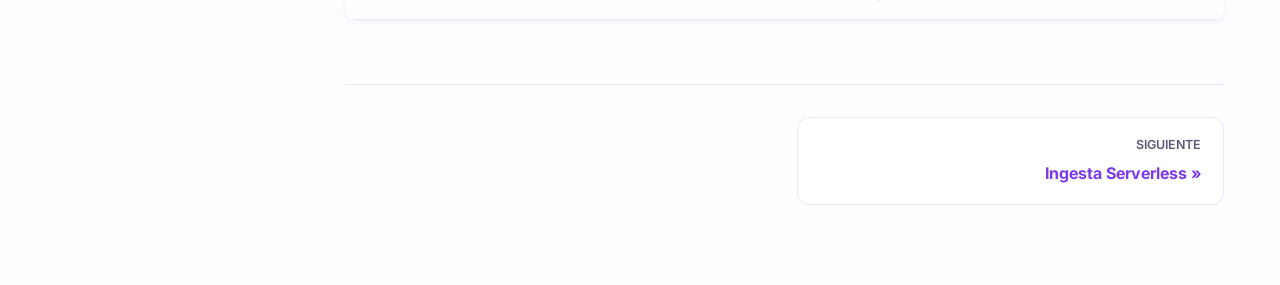
<file: proyectos/sirius/index.html>
<!DOCTYPE html>
<html lang="es" data-theme="light">
<head>
  <meta charset="UTF-8">
  <meta name="viewport" content="width=device-width, initial-scale=1.0">
  <title>Sirius: Modern Data Lakehouse en AWS (PySpark 4.0 & Athena) — Juan Diego López Zuluaga</title>
  <meta name="description" content="Documentación técnica del proyecto Sirius: Data Lakehouse Serverless en AWS con Terraform, Glue PySpark 4.0, Athena y Power BI.">
  <meta name="author" content="Juan Diego López Zuluaga">

  <!-- Favicon e Identidad -->
  <link rel="icon" type="image/x-icon" href="../../assets/favicon.ico">
  <link rel="icon" type="image/svg+xml" href="../../assets/logo.svg">

  <!-- Google Fonts: Inter & JetBrains Mono -->
  <link rel="preconnect" href="https://fonts.googleapis.com">
  <link rel="preconnect" href="https://fonts.gstatic.com" crossorigin>
  <link href="https://fonts.googleapis.com/css2?family=Inter:wght@400;500;600;700;800&family=JetBrains+Mono:wght@400;500;600;700&display=swap" rel="stylesheet">

  <!-- Hoja de estilos modularizada -->
  <link rel="stylesheet" href="../../styles.css">
</head>
<body class="doc-page">
  <!-- ==================== NAVBAR GLOBAL ==================== -->
  <header class="navbar">
    <div class="container navbar__inner">
      <a href="../../index.html#inicio" class="navbar__brand" aria-label="Inicio">
        <img src="../../assets/logo.svg" alt="Logo" class="navbar__logo">
        <span class="navbar__brand-text">Juan Diego <span class="navbar__brand-role" style="color:var(--primary); font-weight:600;">/ DevOps</span></span>
      </a>

      <nav class="navbar__nav" id="navbar-nav">
        <a href="../../index.html#inicio" class="nav__link">Inicio</a>
        <a href="../../index.html#especialidades" class="nav__link">Especialidades</a>
        
        <!-- Menú Desplegable de Proyectos -->
        <div class="nav__dropdown">
          <span class="nav__dropdown-toggle" id="projects-dropdown-btn">
            📁 Proyecto: <strong>Sirius</strong> ▾
          </span>
          <div class="nav__dropdown-menu">
            <a href="../idempotencia/" class="nav__dropdown-item ">
              <span style="font-size:1.2rem;">⚡</span>
              <div>
                <strong>Idempotencia</strong>
                <small>DBaaS Multi-Motor (Fuera de Producción)</small>
              </div>
            </a>
            <a href="../polaris/" class="nav__dropdown-item ">
              <span style="font-size:1.2rem;">🌟</span>
              <div>
                <strong>Polaris</strong>
                <small>K8s Self-Managed + Cilium + ETL en AWS</small>
              </div>
            </a>
            <a href="#" class="nav__dropdown-item active">
              <span style="font-size:1.2rem;">🚕</span>
              <div>
                <strong>Sirius</strong>
                <small>Modern Data Lakehouse en AWS (Spark & Athena)</small>
              </div>
            </a>
            <a href="../pleyades/" class="nav__dropdown-item ">
              <span style="font-size:1.2rem;">🌌</span>
              <div>
                <strong>Pléyades</strong>
                <small>Cloud-Native SaaS, Crossplane & SRE en Azure</small>
              </div>
            </a>
          </div>
        </div>

        <a href="../../index.html#proyectos-catalogo" class="nav__link">Mis Proyectos</a>
        <a href="../../index.html#terminal-general" class="nav__link">Terminal</a>
        <a href="../../index.html#contacto" class="nav__link">Contacto</a>
      </nav>

      <div class="navbar__actions">
        <!-- Conmutador de tema -->
        <button class="theme-toggle" id="theme-toggle-btn" aria-label="Cambiar tema">
          <svg id="theme-icon" viewBox="0 0 24 24" fill="none">
            <path d="M21 12.79A9 9 0 1 1 11.21 3 7 7 0 0 0 21 12.79z" stroke="currentColor" stroke-width="2" stroke-linecap="round" stroke-linejoin="round"/>
          </svg>
        </button>

        <!-- Botón a GitHub -->
        <a href="https://github.com/lopezzuluagaj3-collab" target="_blank" rel="noopener noreferrer" class="button button--primary nav-github-btn" aria-label="GitHub">
          <svg width="18" height="18" viewBox="0 0 24 24" fill="currentColor">
            <path fill-rule="evenodd" clip-rule="evenodd" d="M12 2C6.477 2 2 6.484 2 12.017c0 4.425 2.865 8.18 6.839 9.504.5.092.682-.217.682-.483 0-.237-.008-.868-.013-1.703-2.782.605-3.369-1.343-3.369-1.343-.454-1.158-1.11-1.466-1.11-1.466-.908-.62.069-.608.069-.608 1.003.07 1.53 1.032 1.53 1.032.892 1.53 2.341 1.088 2.91.832.092-.647.35-1.088.636-1.338-2.22-.253-4.555-1.113-4.555-4.951 0-1.093.39-1.988 1.029-2.688-.103-.253-.446-1.272.098-2.65 0 0 .84-.27 2.75 1.026A9.564 9.564 0 0112 6.844c.85.004 1.705.115 2.504.337 1.909-1.296 2.747-1.027 2.747-1.027.546 1.379.202 2.398.1 2.651.64.7 1.028 1.595 1.028 2.688 0 3.848-2.339 4.695-4.566 4.943.359.309.678.92.678 1.855 0 1.338-.012 2.419-.012 2.747 0 .268.18.58.688.482A10.019 10.019 0 0022 12.017C22 6.484 17.522 2 12 2z"/>
          </svg>
          <span class="nav-github-text">GitHub</span>
        </a>

        <!-- Botón Menú Móvil -->
        <button class="mobile-menu-btn" id="mobile-menu-btn" aria-label="Abrir menú">
          <svg class="icon-hamburger" width="22" height="22" viewBox="0 0 24 24" fill="none" stroke="currentColor" stroke-width="2">
            <line x1="3" y1="12" x2="21" y2="12"></line>
            <line x1="3" y1="6" x2="21" y2="6"></line>
            <line x1="3" y1="18" x2="21" y2="18"></line>
          </svg>
          <svg class="icon-close" width="22" height="22" viewBox="0 0 24 24" fill="none" stroke="currentColor" stroke-width="2.5" stroke-linecap="round" stroke-linejoin="round">
            <line x1="18" y1="6" x2="6" y2="18"></line>
            <line x1="6" y1="6" x2="18" y2="18"></line>
          </svg>
        </button>
      </div>
    </div>
  </header>



  <div id="view-proyecto-sirius" class="view-section project-view active">
    <div class="doc-viewer">



      <!-- LAYOUT DOCS: BARRA LATERAL + CONTENIDO -->
      <div class="doc-container">

        <!-- BARRA LATERAL IZQUIERDA CON ACORDEONES -->
        <aside class="doc-sidebar">
          <div class="doc-sidebar__title">
            <span>🚕 Sirius Docs</span>
            <span class="badge badge--success" style="font-size:0.65rem; padding:0.15rem 0.45rem;">AWS Lakehouse</span>
          </div>

          <!-- ENLACE INDEPENDIENTE: RESUMEN GENERAL -->
          <ul class="doc-sidebar__list" style="margin-bottom:0.75rem;">
            <li class="doc-sidebar__item">
              <a href="#doc-sirius/resumen-general" class="doc-sidebar__link active" data-sirius-target="resumen-general">
                📌 Resumen General
              </a>
            </li>
          </ul>

          <!-- CATEGORÍA 1: ARQUITECTURA & INGESTA -->
          <div class="doc-sidebar__category" id="sirius-cat-box-arquitectura">
            <button class="doc-sidebar__category-btn" id="sirius-cat-btn-arquitectura" type="button">
              <span class="doc-sidebar__category-icon">☁️</span>
              <span class="doc-sidebar__category-label">Arquitectura & Ingesta</span>
              <span class="doc-sidebar__category-arrow">▾</span>
            </button>
            <ul class="doc-sidebar__list">
              <li class="doc-sidebar__item">
                <a href="#doc-sirius/ingesta-serverless" class="doc-sidebar__link" data-sirius-target="ingesta-serverless">
                  1. Ingesta Serverless & S3 Row
                </a>
              </li>
              <li class="doc-sidebar__item">
                <a href="#doc-sirius/cicd-gitops" class="doc-sidebar__link" data-sirius-target="cicd-gitops">
                  2. CI/CD, GitOps & OIDC
                </a>
              </li>
            </ul>
          </div>

          <!-- CATEGORÍA 2: PROCESAMIENTO PYSPARK -->
          <div class="doc-sidebar__category" id="sirius-cat-box-spark">
            <button class="doc-sidebar__category-btn" id="sirius-cat-btn-spark" type="button">
              <span class="doc-sidebar__category-icon">⚡</span>
              <span class="doc-sidebar__category-label">Procesamiento PySpark</span>
              <span class="doc-sidebar__category-arrow">▾</span>
            </button>
            <ul class="doc-sidebar__list">
              <li class="doc-sidebar__item">
                <a href="#doc-sirius/glue-pyspark" class="doc-sidebar__link" data-sirius-target="glue-pyspark">
                  1. Glue 4.0 & Multithreading
                </a>
              </li>
              <li class="doc-sidebar__item">
                <a href="#doc-sirius/calidad-y-esquema" class="doc-sidebar__link" data-sirius-target="calidad-y-esquema">
                  2. Calidad & Schema Drift
                </a>
              </li>
            </ul>
          </div>

          <!-- CATEGORÍA 3: CAPA GOLD, FINOPS & BI -->
          <div class="doc-sidebar__category" id="sirius-cat-box-gold">
            <button class="doc-sidebar__category-btn" id="sirius-cat-btn-gold" type="button">
              <span class="doc-sidebar__category-icon">📊</span>
              <span class="doc-sidebar__category-label">Capa Gold, FinOps & BI</span>
              <span class="doc-sidebar__category-arrow">▾</span>
            </button>
            <ul class="doc-sidebar__list">
              <li class="doc-sidebar__item">
                <a href="#doc-sirius/athena-marts" class="doc-sidebar__link" data-sirius-target="athena-marts">
                  1. Athena Marts & Projection
                </a>
              </li>
              <li class="doc-sidebar__item">
                <a href="#doc-sirius/finops-costos" class="doc-sidebar__link" data-sirius-target="finops-costos">
                  2. FinOps: Auditoría Real
                </a>
              </li>
              <li class="doc-sidebar__item">
                <a href="#doc-sirius/powerbi" class="doc-sidebar__link" data-sirius-target="powerbi">
                  3. Power BI & Seguridad IAM
                </a>
              </li>
            </ul>
          </div>
        </aside>

        <!-- CONTENIDO PRINCIPAL DEL DOCUMENTO -->
        <main class="doc-main">

          <!-- MIGAS DE PAN ESTILO DOCUSAURUS -->
          <nav class="doc-breadcrumbs">
            <a href="#inicio" class="doc-breadcrumbs__item">🏠 Inicio</a>
            <span class="doc-breadcrumbs__separator">›</span>
            <span class="doc-breadcrumbs__item" id="sirius-breadcrumb-cat">Visión General</span>
            <span class="doc-breadcrumbs__separator">›</span>
            <span class="doc-breadcrumbs__current" id="sirius-breadcrumb-current">Resumen General</span>
          </nav>

          <!-- ==================== ARTÍCULOS TÉCNICOS ==================== -->

          <!-- 0. RESUMEN GENERAL -->
          <article id="sirius-art-resumen-general" class="doc-article active">
            <h1 class="doc-article__title">Sirius — Modern Data Lakehouse Serverless en AWS (NYC TLC)</h1>
            <p class="doc-article__lead">
              Modern Data Lakehouse Serverless aprovisionado al 100% como Código con Terraform, procesando el histórico completo de 18 años de la Comisión de Taxis y Limusinas de Nueva York (~4,424M de viajes) mediante Apache Spark en AWS Glue 4.0, Amazon Athena y Power BI.
            </p>

            <h2>¿Qué es el Proyecto Sirius?</h2>
            <p>
              Sirius nace para resolver la ingesta, limpieza, modelado y análisis a escala masiva de más de <strong>18 años de datos (2009 – 2026)</strong> del dataset público más grande del mundo en movilidad urbana: el registro de viajes de <strong>NYC TLC</strong> (590 archivos Parquet mensuales, 75.1 GB en crudo).
            </p>
            <p>
              <strong>Proyecto individual</strong>, implementado de extremo a extremo: desde la infraestructura con Terraform, el diseño del pipeline GitOps con autenticación OIDC, hasta la optimización distribuida en PySpark y la capa de materialización de Data Marts analíticos.
            </p>

            <h2>Arquitectura Medallion Serverless</h2>
            <div class="terminal-box" style="margin:1.5rem 0; font-size:0.85rem;">
              <pre style="margin:0; color:#4ade80;">[CDN NYC TLC] ──► [EventBridge + Lambda + SQS] ──► [S3 Row (75.1 GB)]
                                                          │
   [Power BI Desktop] ◄── [Athena CTAS] ◄── [S3 Staging (123.2 GB)] ◄── [Glue 4.0 PySpark]
         ▲
         │ (ODBC DSN Least Privilege)
   [sirius-powerbi-reader]</pre>
            </div>

            <h2>Métricas Clave de Rendimiento y Escala</h2>
            <div style="display:grid; grid-template-columns:repeat(auto-fit, minmax(200px, 1fr)); gap:1rem; margin:1.5rem 0;">
              <div class="card" style="padding:1rem; border-left:4px solid var(--primary);">
                <div style="font-size:0.8rem; color:var(--text-muted); font-weight:600;">VIAJES PROCESADOS</div>
                <div style="font-size:1.6rem; font-weight:800; color:var(--primary);">~4,424 M</div>
                <div style="font-size:0.75rem; color:var(--text-muted);">590 archivos Parquet (18 años)</div>
              </div>
              <div class="card" style="padding:1rem; border-left:4px solid #10b981;">
                <div style="font-size:0.8rem; color:var(--text-muted); font-weight:600;">THROUGHPUT PICO</div>
                <div style="font-size:1.6rem; font-weight:800; color:#10b981;">~875,000 /s</div>
                <div style="font-size:0.75rem; color:var(--text-muted);">Multithreading en Glue Driver</div>
              </div>
              <div class="card" style="padding:1rem; border-left:4px solid var(--accent);">
                <div style="font-size:0.8rem; color:var(--text-muted); font-weight:600;">REDUCCIÓN ANALÍTICA</div>
                <div style="font-size:1.6rem; font-weight:800; color:var(--accent);">99.7%</div>
                <div style="font-size:0.75rem; color:var(--text-muted);">De 123.2 GB a 388.8 MB (Marts)</div>
              </div>
              <div class="card" style="padding:1rem; border-left:4px solid #3b82f6;">
                <div style="font-size:0.8rem; color:var(--text-muted); font-weight:600;">COSTO MANTENIMIENTO</div>
                <div style="font-size:1.6rem; font-weight:800; color:#3b82f6;">~$4.65 /mes</div>
                <div style="font-size:0.75rem; color:var(--text-muted);">2 Workers G.1X + S3 Storage</div>
              </div>
            </div>

            <h2>Resumen por Capas del Lakehouse</h2>
            <div class="doc-table-wrapper">
              <table class="doc-table">
                <thead>
                  <tr>
                    <th>Capa</th>
                    <th>Volumen</th>
                    <th>Tecnología</th>
                    <th>Formato y Propósito</th>
                  </tr>
                </thead>
                <tbody>
                  <tr>
                    <td><strong>Row (Bronze)</strong></td>
                    <td>75.1 GB (590 archivos)</td>
                    <td>AWS Lambda + Amazon SQS</td>
                    <td>Parquet original inmutable particionado por Hive</td>
                  </tr>
                  <tr>
                    <td><strong>Staging (Silver)</strong></td>
                    <td>123.2 GB</td>
                    <td>AWS Glue 4.0 PySpark</td>
                    <td>Parquet Snappy, deduplicado, safe cast y enriquecido</td>
                  </tr>
                  <tr>
                    <td><strong>Mart (Gold)</strong></td>
                    <td>388.8 MB (4 Marts)</td>
                    <td>Amazon Athena v3 CTAS</td>
                    <td>Agregaciones estratégicas para consumo analítico en BI</td>
                  </tr>
                </tbody>
              </table>
            </div>
          </article>

          <!-- 1. INGESTA SERVERLESS -->
          <article id="sirius-art-ingesta-serverless" class="doc-article">
            <h1 class="doc-article__title">1. Ingesta Serverless & S3 Row</h1>
            <p class="doc-article__lead">
              Patrón de ingesta desacoplado y asíncrono diseñado para escanear y descargar periódicamente archivos Parquet desde el CDN de NYC TLC hacia la capa Row de S3.
            </p>

            <h2>Desafíos de la Descarga Directa</h2>
            <p>
              Descargar 590 archivos Parquet mensuales (algunos superando los 250 MB por mes) mediante una función Lambda monolítica es inviable debido a restricciones de tiempo (timeout de 15 minutos) y riesgo de saturación de memoria RAM.
            </p>

            <h2>Arquitectura Asíncrona con SQS y DLQ</h2>
            <ol>
              <li><strong>Amazon EventBridge (Disparador Mensual):</strong> Dispara la sincronización periódica mediante una regla cron.</li>
              <li><strong>Lambda Detectora:</strong> Ejecuta peticiones HTTP <code>HEAD</code> de bajo impacto contra CloudFront de NYC TLC para verificar qué meses han sido publicados y los contrasta con las particiones existentes en <code>s3://sirius-row-.../row/</code>.</li>
              <li><strong>Amazon SQS + Dead Letter Queue:</strong> Si detecta meses faltantes, encola mensajes con metadatos estructurados. Si la descarga falla tras 3 intentos, la DLQ aísla el mensaje para auditoría sin frenar el flujo.</li>
              <li><strong>Lambda Descarga:</strong> Con <code>batch_size = 1</code>, consume el mensaje de SQS y transmite el archivo mediante streaming de buffers directamente a S3 sin persistir en disco temporal efímero.</li>
            </ol>

            <div class="terminal-box" style="margin:1.5rem 0;">
              <pre style="margin:0;"># Estructura del prefijo particionado en Capa Row (S3)
s3://sirius-row-603437461408/row/
├── yellow/anio=2026/mes=01/yellow_tripdata_2026-01.parquet
├── green/anio=2026/mes=01/green_tripdata_2026-01.parquet
├── fhvhv/anio=2026/mes=01/fhvhv_tripdata_2026-01.parquet
└── fhv/anio=2026/mes=01/fhv_tripdata_2026-01.parquet</pre>
            </div>

            <h2>Evidencia de Infraestructura en Amazon S3</h2>
            <figure>
              <img src="../../assets/img/sirius/s3_bukets.png" alt="Buckets S3 en AWS Lakehouse">
              <figcaption><strong>Amazon S3 Lakehouse:</strong> Despliegue de los buckets de almacenamiento de la arquitectura Medallion (Raw/Bronze, Staging/Silver, Mart/Gold).</figcaption>
            </figure>
          </article>

          <!-- 2. CI/CD & GITOPS -->
          <article id="sirius-art-cicd-gitops" class="doc-article">
            <h1 class="doc-article__title">2. CI/CD, GitOps con OIDC y DevSecOps</h1>
            <p class="doc-article__lead">
              Pipeline de entrega continua con GitHub Actions autenticado mediante OpenID Connect (OIDC), incorporando escaneos de seguridad estática, calidad y auditoría continua de costos.
            </p>

            <h2>Autenticación Passwordless mediante OIDC</h2>
            <p>
              Para eliminar el riesgo de credenciales estáticas de larga duración en GitHub Secrets, GitHub Actions asume de forma temporal el rol IAM <code>terraform-sirius</code> validando el token criptográfico emitido por <code>token.actions.githubusercontent.com</code>.
            </p>

            <h2>Etapas del Pipeline en Pull Requests</h2>
            <div class="doc-table-wrapper">
              <table class="doc-table">
                <thead>
                  <tr>
                    <th>Herramienta</th>
                    <th>Capa Evaluada</th>
                    <th>Acción / Quality Gate</th>
                  </tr>
                </thead>
                <tbody>
                  <tr>
                    <td><strong>terraform fmt</strong></td>
                    <td>Formato HCL</td>
                    <td>Verifica indentación y estilo canónico del código.</td>
                  </tr>
                  <tr>
                    <td><strong>TFLint</strong></td>
                    <td>Sintaxis IaC</td>
                    <td>Inspecciona errores en variables y recursos del provider AWS.</td>
                  </tr>
                  <tr>
                    <td><strong>Checkov</strong></td>
                    <td>Seguridad Cloud</td>
                    <td>Escanea políticas CIS Benchmark en políticas IAM, S3 y Glue.</td>
                  </tr>
                  <tr>
                    <td><strong>SonarCloud</strong></td>
                    <td>Calidad de Código</td>
                    <td>Evalúa mantenibilidad, bugs y code smells en scripts Python.</td>
                  </tr>
                  <tr>
                    <td><strong>Infracost</strong></td>
                    <td>FinOps Shift-Left</td>
                    <td>Estima la variación del costo mensual en el PR antes de hacer merge.</td>
                  </tr>
                </tbody>
              </table>
            </div>

            <h2>Aislamiento del Backend Remoto & State Locking</h2>
            <p>
              El archivo <code>terraform.tfstate</code> se resguarda en un bucket S3 dedicado con SSE-S3 forzado, versionado activo y política de acceso restringida al rol OIDC <code>terraform-sirius</code>. Para evitar condiciones de carrera y colisiones concurrentes en el pipeline, el bloqueo de estado (<strong>State Locking</strong>) se gestiona a nivel de infraestructura mediante una tabla de <strong>Amazon DynamoDB</strong> con clave <code>LockID</code>.
            </p>
          </article>

          <!-- 3. GLUE PYSPARK -->
          <article id="sirius-art-glue-pyspark" class="doc-article">
            <h1 class="doc-article__title">1. AWS Glue 4.0 & Optimización Multihilo</h1>
            <p class="doc-article__lead">
              Procesamiento distribuido con PySpark 4.0 en AWS Glue, superando la subutilización del clúster con multithreading en el driver y acelerando el throughput a ~875k filas/seg.
            </p>

            <h2>El Cuello de Botella del Driver Monohilo</h2>
            <p>
              Al procesar 590 archivos Parquet en un clúster de 60 Workers G.1X, leer mes a mes secuencialmente provocaba que el 95% de los núcleos estuvieran desocupados esperando la planificación del driver. Cada mes tardaba 2.8 minutos, proyectando 27 horas de clúster.
            </p>

            <h2>Implementación de ThreadPoolExecutor en PySpark</h2>
            <p>
              Se incorporó paralelismo a nivel del driver mediante <code>concurrent.futures.ThreadPoolExecutor(max_workers=4)</code>, permitiendo encolar y procesar hasta 4 meses concurrentemente en el clúster distribuido:
            </p>

            <div class="terminal-box" style="margin:1rem 0;">
              <pre style="margin:0; color:#38bdf8;"># Snippet de optimización en el Driver de AWS Glue
with ThreadPoolExecutor(max_workers=4) as executor:
    futures = {executor.submit(procesar_mes_spark, ruta): ruta for ruta in particiones}
    for future in as_completed(futures):
        resultado = future.result()
        logger.info(f"Particion completada exitosamente: {resultado}")</pre>
            </div>

            <h2>Resultados Reales de Producción (Backfill de 18 Años)</h2>
            <div class="doc-table-wrapper">
              <table class="doc-table">
                <thead>
                  <tr>
                    <th>Formato TLC</th>
                    <th>Meses</th>
                    <th>Registros</th>
                    <th>Workers</th>
                    <th>Tiempo</th>
                    <th>Throughput</th>
                  </tr>
                </thead>
                <tbody>
                  <tr>
                    <td><strong>Green Taxi</strong></td>
                    <td>151 meses</td>
                    <td>84,189,399</td>
                    <td>15 Workers</td>
                    <td>~20 min</td>
                    <td>~70,000 filas/s</td>
                  </tr>
                  <tr>
                    <td><strong>Yellow Taxi</strong></td>
                    <td>211 meses</td>
                    <td>~1,900,000,000</td>
                    <td>60 Workers</td>
                    <td>~55 min</td>
                    <td>~120,000 filas/s</td>
                  </tr>
                  <tr>
                    <td><strong>FHVHV (Uber/Lyft)</strong></td>
                    <td>90 meses</td>
                    <td>~1,630,000,000</td>
                    <td>60 Workers</td>
                    <td>~67 min</td>
                    <td>~405,000 filas/s</td>
                  </tr>
                  <tr>
                    <td><strong>FHV (Livery)</strong></td>
                    <td>138 meses</td>
                    <td>~810,000,000</td>
                    <td>60 Workers</td>
                    <td>~15.4 min</td>
                    <td>~875,000 filas/s</td>
                  </tr>
                  <tr style="background:var(--bg-tint); font-weight:700;">
                    <td>TOTAL PIPELINE</td>
                    <td>590 meses</td>
                    <td>~4,424,000,000</td>
                    <td>Dinámico</td>
                    <td>~4.4 horas</td>
                    <td>Escala Big Data</td>
                  </tr>
                </tbody>
              </table>
            </div>

            <h2>Evidencia de Ejecución en AWS Glue 4.0</h2>
            <figure>
              <img src="../../assets/img/sirius/glue_job_metrix.png" alt="Métricas de Ejecución en AWS Glue">
              <figcaption><strong>AWS Glue Jobs:</strong> Historial de ejecuciones en verde (Succeeded), DPU asignados y monitoreo del procesamiento distribuido en Apache Spark.</figcaption>
            </figure>
            <figure>
              <img src="../../assets/img/sirius/glue_categority_table.png" alt="Esquema de Tablas en AWS Glue Data Catalog">
              <figcaption><strong>Glue Data Catalog:</strong> Esquema tipado, compresión Snappy y particionamiento en S3 (<code>anio</code>, <code>mes</code>).</figcaption>
            </figure>
          </article>

          <!-- 4. CALIDAD Y ESQUEMA -->
          <article id="sirius-art-calidad-y-esquema" class="doc-article">
            <h1 class="doc-article__title">2. Calidad de Datos & Universal Safe Cast</h1>
            <p class="doc-article__lead">
              Estrategias para mitigar la deriva de esquemas (schema drift) acumulada durante 18 años y filtros rigurosos de consistencia temporal y financiera.
            </p>

            <h2>El Problema del Schema Drift en Números Flotantes</h2>
            <p>
              A lo largo de los años, columnas como <code>rate_code</code> o <code>vendor_id</code> cambiaron de <code>'1'</code> (string) a <code>1.0</code> (float) y luego a <code>1</code> (integer). Un cast directo de string flotante a entero en Spark genera valores <code>null</code> silenciosos.
            </p>

            <h2>Universal Safe Cast en Tres Fases</h2>
            <p>
              Se desarrolló una función reutilizable que normaliza el texto, lo absorbe como punto flotante y finalmente lo convierte al tipo entero final:
            </p>

            <div class="terminal-box" style="margin:1rem 0;">
              <pre style="margin:0; color:#4ade80;">def safe_cast_int(col_name):
    # '1.0' -> String -> Double -> Integer (1)
    return F.col(col_name).cast(StringType()).cast(DoubleType()).cast(IntegerType())</pre>
            </div>

            <h2>Reglas de Negocio y Coexistencia</h2>
            <ul>
              <li><strong>Consistencia Temporal:</strong> Eliminación de viajes con <code>dropoff_datetime < pickup_datetime</code>.</li>
              <li><strong>Unificación Yellow & Green:</strong> Coexistencia física bajo <code>staging/taxi/tipo_taxi={yellow|green}/</code>, compartiendo un mismo esquema y ahorrando duplicación de lógica.</li>
              <li><strong>Deduplicación Estricta:</strong> Clave compuesta sobre <code>vendor_id, pickup_datetime, dropoff_datetime, pulocationid, dolocationid</code>.</li>
            </ul>
          </article>

          <!-- 5. ATHENA MARTS -->
          <article id="sirius-art-athena-marts" class="doc-article">
            <h1 class="doc-article__title">1. Amazon Athena, Partition Projection y Data Marts</h1>
            <p class="doc-article__lead">
              Capa de materialización analítica (Gold) mediante Partition Projection y sentencias CTAS desacopladas en SQL, reduciendo 123.2 GB a 388.8 MB (99.7% de compresión).
            </p>

            <h2>Ventajas de Partition Projection vs Glue Crawlers</h2>
            <p>
              En lugar de ejecutar costosos Glue Crawlers que tardan más de 10 minutos escaneando miles de carpetas en S3, Partition Projection evalúa las rutas de particiones directamente en memoria en tiempo de consulta:
            </p>
            <ul>
              <li>Tiempos de respuesta reducidos a <strong>2.0 – 3.4 segundos</strong> escaneando billones de filas.</li>
              <li>Cero costo de llamadas a APIs de metadatos o crawlers periódicos.</li>
            </ul>

            <h2>Los 4 Data Marts de Negocio</h2>
            <div class="doc-table-wrapper">
              <table class="doc-table">
                <thead>
                  <tr>
                    <th>Data Mart</th>
                    <th>Pregunta de Negocio</th>
                    <th>Filas</th>
                    <th>Tiempo CTAS</th>
                  </tr>
                </thead>
                <tbody>
                  <tr>
                    <td><strong>mart_cuota_mercado_mensual</strong></td>
                    <td>Evolución mensual de cuota entre Yellow, Green, FHV y Apps (2009-2026).</td>
                    <td>591</td>
                    <td>6.3 s</td>
                  </tr>
                  <tr>
                    <td><strong>mart_kpis_financieros</strong></td>
                    <td>Tarifas promedio, propinas, peajes, recargos y pago a conductores.</td>
                    <td>453</td>
                    <td>15.6 s</td>
                  </tr>
                  <tr>
                    <td><strong>mart_demanda_territorial</strong></td>
                    <td>Corredores de movilidad entre los 5 distritos y zonas de NYC.</td>
                    <td>1,370,940</td>
                    <td>28.0 s</td>
                  </tr>
                  <tr>
                    <td><strong>mart_patrones_temporales</strong></td>
                    <td>Distribución horaria (24h) y semanal (7 días) de la demanda de viajes.</td>
                    <td>6,552</td>
                    <td>15.6 s</td>
                  </tr>
                </tbody>
              </table>
            </div>

            <h2>Desacople: Disaster Recovery vs Carga Incremental</h2>
            <p>
              Siguiendo el principio de separar responsabilidades y diseñar para recuperarse de desastres:
            </p>
            <ul>
              <li><code>scripts/materializar_marts.py</code>: Recrea la capa Gold completa desde cero mediante <code>DROP TABLE + CTAS</code> para los 18 años históricos.</li>
              <li><code>scripts/incremental_marts.py</code>: Inserta con <code>INSERT INTO</code> únicamente el nuevo mes llegado a Staging con <strong>guardias de idempotencia</strong> que evitan duplicados accidentales.</li>
            </ul>

            <h2>Evidencia de Ejecución en Amazon Athena v3</h2>
            <figure>
              <img src="../../assets/img/sirius/captura_respuesta_athena.png" alt="Rendimiento de Consultas en Amazon Athena">
              <figcaption><strong>Athena FinOps:</strong> Consulta analítica agregando Data Marts en <strong>~1.2 segundos</strong> escaneando solo <strong>15 - 45 MB</strong> gracias al formato Parquet Snappy particionado.</figcaption>
            </figure>
            <figure>
              <img src="../../assets/img/sirius/captura_query_athena.png" alt="Consulta SQL en Athena Query Editor">
              <figcaption><strong>Athena Query Editor:</strong> Sentencia SQL analítica ejecutada contra las tablas materializadas en <code>sirius_mart_db</code>.</figcaption>
            </figure>
          </article>

          <!-- 6. FINOPS COSTOS -->
          <article id="sirius-art-finops-costos" class="doc-article">
            <h1 class="doc-article__title">2. FinOps: Auditoría Real y Eficiencia de Costos</h1>
            <p class="doc-article__lead">
              Auditoría financiera completa del gasto de nube: cómputo distribuido de backfill frente al costo mensual en régimen de mantenimiento.
            </p>

            <h2>Auditoría Real del Backfill Histórico</h2>
            <div class="doc-table-wrapper">
              <table class="doc-table">
                <thead>
                  <tr>
                    <th>Concepto</th>
                    <th>Métrica Real</th>
                    <th>Costo Bruto</th>
                    <th>Impacto de Bolsillo</th>
                  </tr>
                </thead>
                <tbody>
                  <tr>
                    <td><strong>AWS Glue (Spark)</strong></td>
                    <td>755,184 DPU-segundos (209.77 DPU-h)</td>
                    <td>$92.30 USD</td>
                    <td>$0.00 USD (Créditos AWS)</td>
                  </tr>
                  <tr>
                    <td><strong>Amazon Athena (CTAS)</strong></td>
                    <td>~120 GB escaneados</td>
                    <td>$0.60 USD</td>
                    <td>$0.00 USD (Créditos AWS)</td>
                  </tr>
                  <tr>
                    <td><strong>Amazon S3 Storage</strong></td>
                    <td>~200 GB cargados en el mes</td>
                    <td>$0.26 USD</td>
                    <td>$0.00 USD (Créditos AWS)</td>
                  </tr>
                  <tr style="background:var(--bg-tint); font-weight:700;">
                    <td>TOTAL CONSUMIDO</td>
                    <td>Backfill de 18 Años (4.4B filas)</td>
                    <td>$93.16 USD</td>
                    <td>$0.00 USD (Saldo restante: $33.31)</td>
                  </tr>
                </tbody>
              </table>
            </div>

            <h2>Costo Mensual Recurrente en Mantenimiento</h2>
            <p>
              Tras escalar el clúster con Terraform a <strong>2 workers G.1X</strong>:
            </p>
            <div class="doc-table-wrapper">
              <table class="doc-table">
                <thead>
                  <tr>
                    <th>Servicio AWS</th>
                    <th>Dimensionamiento Mensual</th>
                    <th>Costo Estimado</th>
                  </tr>
                </thead>
                <tbody>
                  <tr>
                    <td><strong>AWS Glue PySpark</strong></td>
                    <td>1 corrida mensual (~4 archivos, 3 min = 0.1 DPU-h)</td>
                    <td>$0.04 USD</td>
                  </tr>
                  <tr>
                    <td><strong>AWS Lambda & SQS</strong></td>
                    <td>Menos de 100 eventos mensuales</td>
                    <td>$0.00 USD (Free Tier)</td>
                  </tr>
                  <tr>
                    <td><strong>Amazon Athena</strong></td>
                    <td>Inserción incremental a los Marts (~2 GB escaneados)</td>
                    <td>$0.01 USD</td>
                  </tr>
                  <tr>
                    <td><strong>Amazon S3 Storage</strong></td>
                    <td>~200 GB totales (Row + Staging + Mart)</td>
                    <td>$4.60 USD</td>
                  </tr>
                  <tr style="background:var(--bg-tint); font-weight:700;">
                    <td>TOTAL MENSUAL</td>
                    <td>Operación 100% Desatendida</td>
                    <td>~$4.65 USD / mes</td>
                  </tr>
                </tbody>
              </table>
            </div>
          </article>

          <!-- 7. POWER BI -->
          <article id="sirius-art-powerbi" class="doc-article">
            <h1 class="doc-article__title">3. Power BI Desktop & Seguridad Least Privilege</h1>
            <p class="doc-article__lead">
              Conexión analítica nativa mediante Simba Athena ODBC DSN bajo el principio de mínimo privilegio con el usuario IAM sirius-powerbi-reader y visualizaciones ejecutivas en modo Import.
            </p>

            <h2>Seguridad de Mínimo Privilegio (IAM Least Privilege)</h2>
            <p>
              Para conectar Power BI Desktop sin comprometer la infraestructura con credenciales administrativas, se aprovisionó el usuario <code>sirius-powerbi-reader</code> con permisos quirúrgicos:
            </p>
            <ul>
              <li>Lectura exclusiva de metadatos en <code>sirius_mart_db</code> (Glue).</li>
              <li>Ejecución de consultas restringida al Workgroup <code>sirius-eda</code>.</li>
              <li>Lectura sobre <code>s3://sirius-mart-.../mart/*</code> y escritura temporal en <code>result_eda/*</code>.</li>
              <li><strong>Cero acceso</strong> a las capas Bronze y Silver, a Terraform ni a funciones Lambda.</li>
            </ul>

            <h2>Conexión ODBC en Modo Import</h2>
            <p>
              Al configurar el DSN de usuario <code>sirius_mart</code> en modo <strong>Import</strong>, los Data Marts se cargan en la RAM del equipo en menos de 2 segundos. Los analistas pueden interactuar, filtrar y calcular medidas DAX con latencia instantánea sin incurrir en costos adicionales de escaneo en Athena.
            </p>

            <h2>📊 Los 3 Dashboards Estratégicos en Power BI</h2>

            <div style="margin-top: 2rem;">
              <h3>Página 1: Visión Ejecutiva y Cuota de Mercado (2009 – 2026)</h3>
              <p>Evolución de 4.42B de viajes analizados, adopción tecnológica de Uber/Lyft (>80% de cuota) y shock de abril de 2020 por confinamiento COVID-19.</p>
              <figure>
                <img src="../../assets/img/sirius/dashboard_1.png" alt="Página 1: Visión Ejecutiva y Cuota de Mercado">
                <figcaption><strong>Dashboard Página 1:</strong> KPIs de Total Viajes (4.42B), Cuota Apps (80.9%), Cuota Taxi (13.7%), gráfico de áreas apiladas 100% y volumen mensual histórico.</figcaption>
              </figure>
            </div>

            <div style="margin-top: 2.5rem;">
              <h3>Página 2: KPIs Financieros y Rendimiento Económico</h3>
              <p>Estructura de costos, facturación bruta acumulada ($84.2B USD), tarifa base media ($18.45 USD), tasa de propinas (16.8%) y compensación media por viaje a conductores ($14.20 USD).</p>
              <figure>
                <img src="../../assets/img/sirius/dashboard_2.png" alt="Página 2: KPIs Financieros y Rendimiento Económico">
                <figcaption><strong>Dashboard Página 2:</strong> Análisis financiero, comparativa de tarifa por viaje y evolución de costo por milla ($/milla) entre modalidades.</figcaption>
              </figure>
            </div>

            <div style="margin-top: 2.5rem;">
              <h3>Página 3: Dinámica Espacio-Temporal y Horaria</h3>
              <p>Matriz cruzada de flujos origen-destino entre los distritos de NYC y curva horaria de demanda (0-23h) con filtros desplegables tipo acordeón para análisis interactivo por día de la semana y servicio.</p>
              <figure>
                <img src="../../assets/img/sirius/dashboard_3.png" alt="Página 3: Dinámica Espacio-Temporal y Horaria">
                <figcaption><strong>Dashboard Página 3:</strong> Filtros desplegables tipo acordeón, matriz territorial de viajes y curva horaria reactiva que revela horas pico laborales vs. ocio nocturno.</figcaption>
              </figure>
            </div>

            <div style="margin-top: 2.5rem;">
              <h3>🏛️ Modelo de Datos Semántico (Semantic Model)</h3>
              <p>Relaciones entre los 4 Data Marts de la capa Gold optimizados con compresión VertiPaq y medidas DAX dinámicas.</p>
              <figure>
                <img src="../../assets/img/sirius/model_view.png" alt="Modelo de Datos Semántico en Power BI">
                <figcaption><strong>Vista de Modelo:</strong> Diagrama relacional de tablas analíticas en Power BI Desktop.</figcaption>
              </figure>
            </div>
          </article>


          <!-- ==================== PAGINACIÓN INFERIOR ==================== -->
          <div class="doc-pagination">
            <div class="doc-pagination__card prev" id="sirius-pag-prev" style="visibility:hidden;">
              <span class="doc-pagination__label">Anterior</span>
              <span class="doc-pagination__title">« Resumen General</span>
            </div>
            <div class="doc-pagination__card next" id="sirius-pag-next">
              <span class="doc-pagination__label">Siguiente</span>
              <span class="doc-pagination__title">Ingesta Serverless »</span>
            </div>
          </div>

        </main>
      </div>

    </div>
  </div>


  <!-- Botón Flotante para Subir Suavemente (Scroll to Top) -->
  <button id="scroll-to-top-btn" class="scroll-to-top" aria-label="Volver arriba" title="Subir suavemente al inicio">
    <svg width="22" height="22" viewBox="0 0 24 24" fill="none" stroke="currentColor" stroke-width="2.5" stroke-linecap="round" stroke-linejoin="round">
      <polyline points="18 15 12 9 6 15"></polyline>
    </svg>
  </button>

  <!-- Lógica JavaScript Modular -->
  <script src="../../app.js"></script>
</body>
</html>
</file>
<file: styles.css>
/* ==========================================================================
   PORTAFOLIO PERSONAL DEVOPS — JUAN DIEGO LÓPEZ ZULUAGA
   Sistema de diseño modularizado (Arquitectura CSS Escalable)
   ========================================================================== */

/* 1. Variables, tokens de diseño y temas claro/oscuro */
@import url('./css/tokens.css');

/* 2. Reseteo global, tipografía, contenedores y botones base */
@import url('./css/base.css');

/* 3. Navegación global, dropdowns y barra superior */
@import url('./css/navbar.css');

/* 4. Vistas del Dashboard: Hero, especialidades, tarjetas, terminal y footer */
@import url('./css/dashboard.css');

/* 5. Visores de documentación técnica estilo Docusaurus (Sidebar, Artículos, Tablas) */
@import url('./css/doc-viewer.css');

/* 6. Reglas de diseño responsivo y adaptabilidad móvil */
@import url('./css/responsive.css');
</file>
